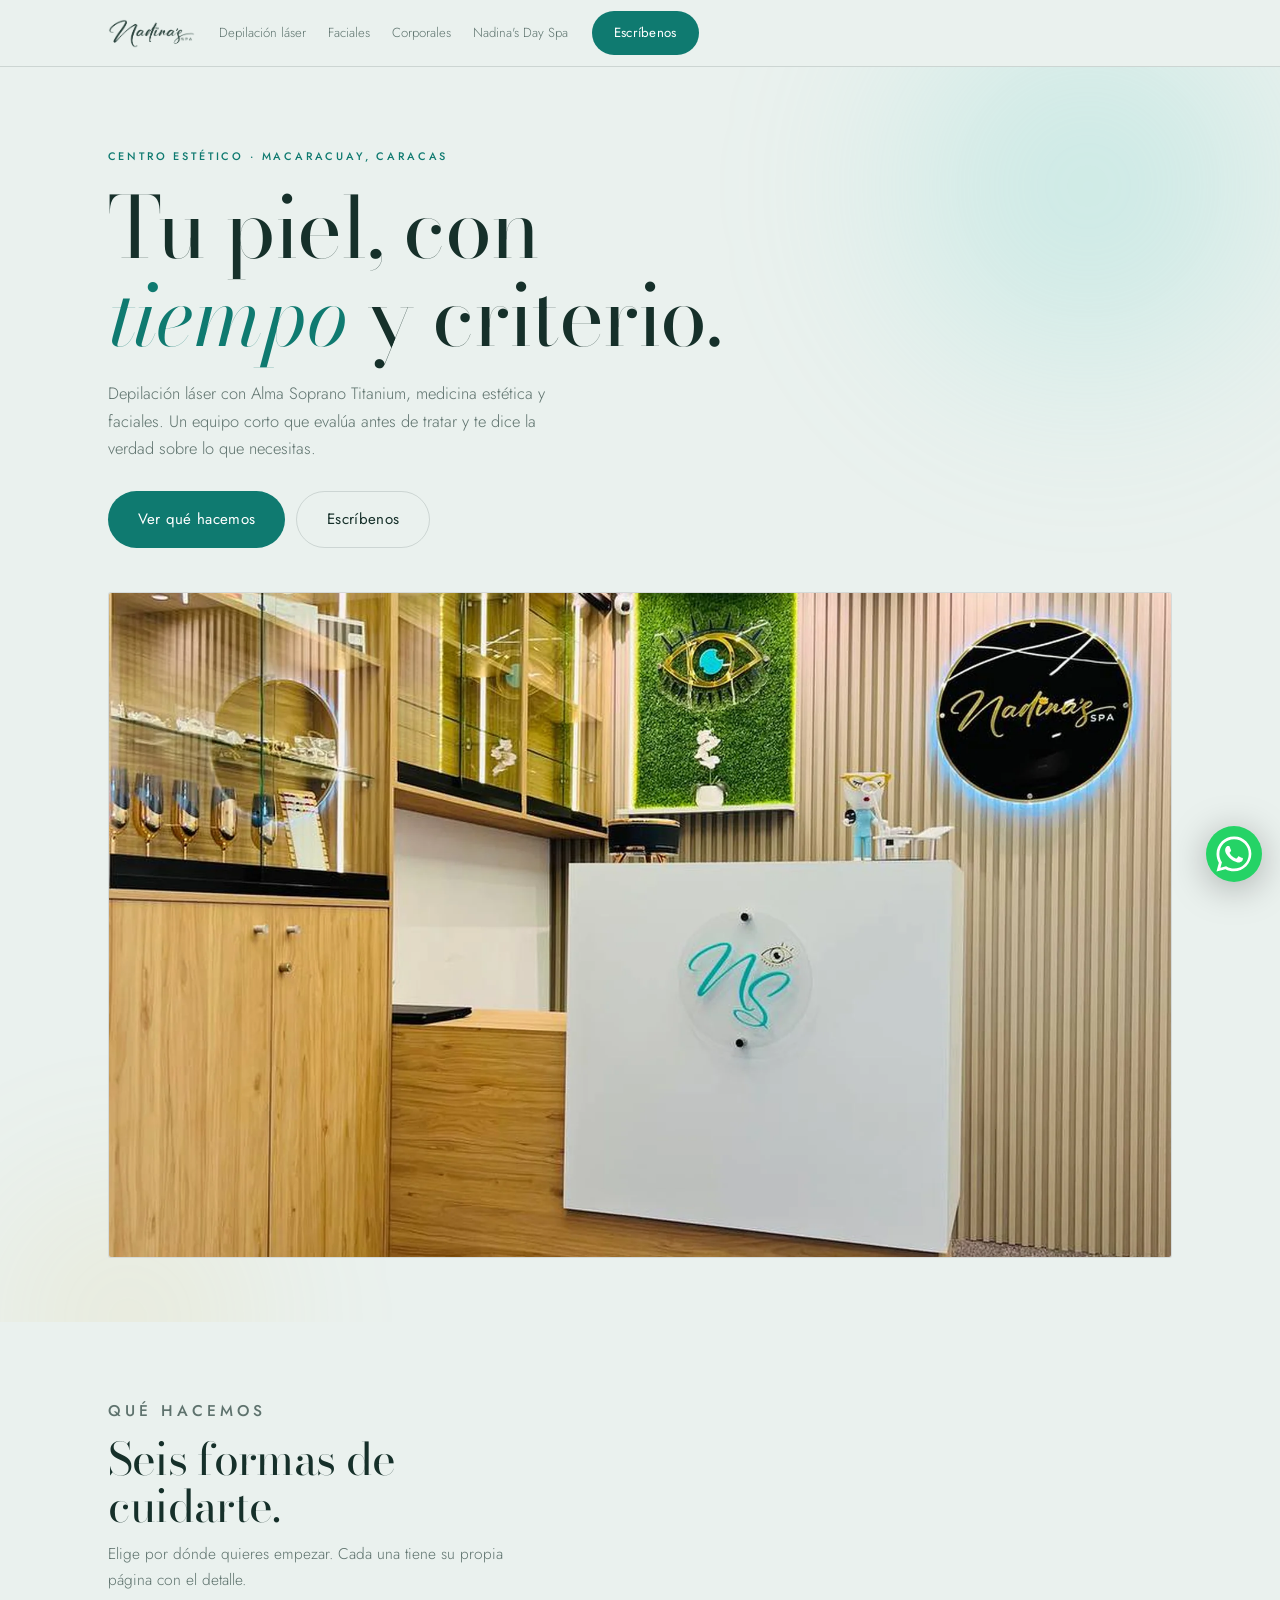
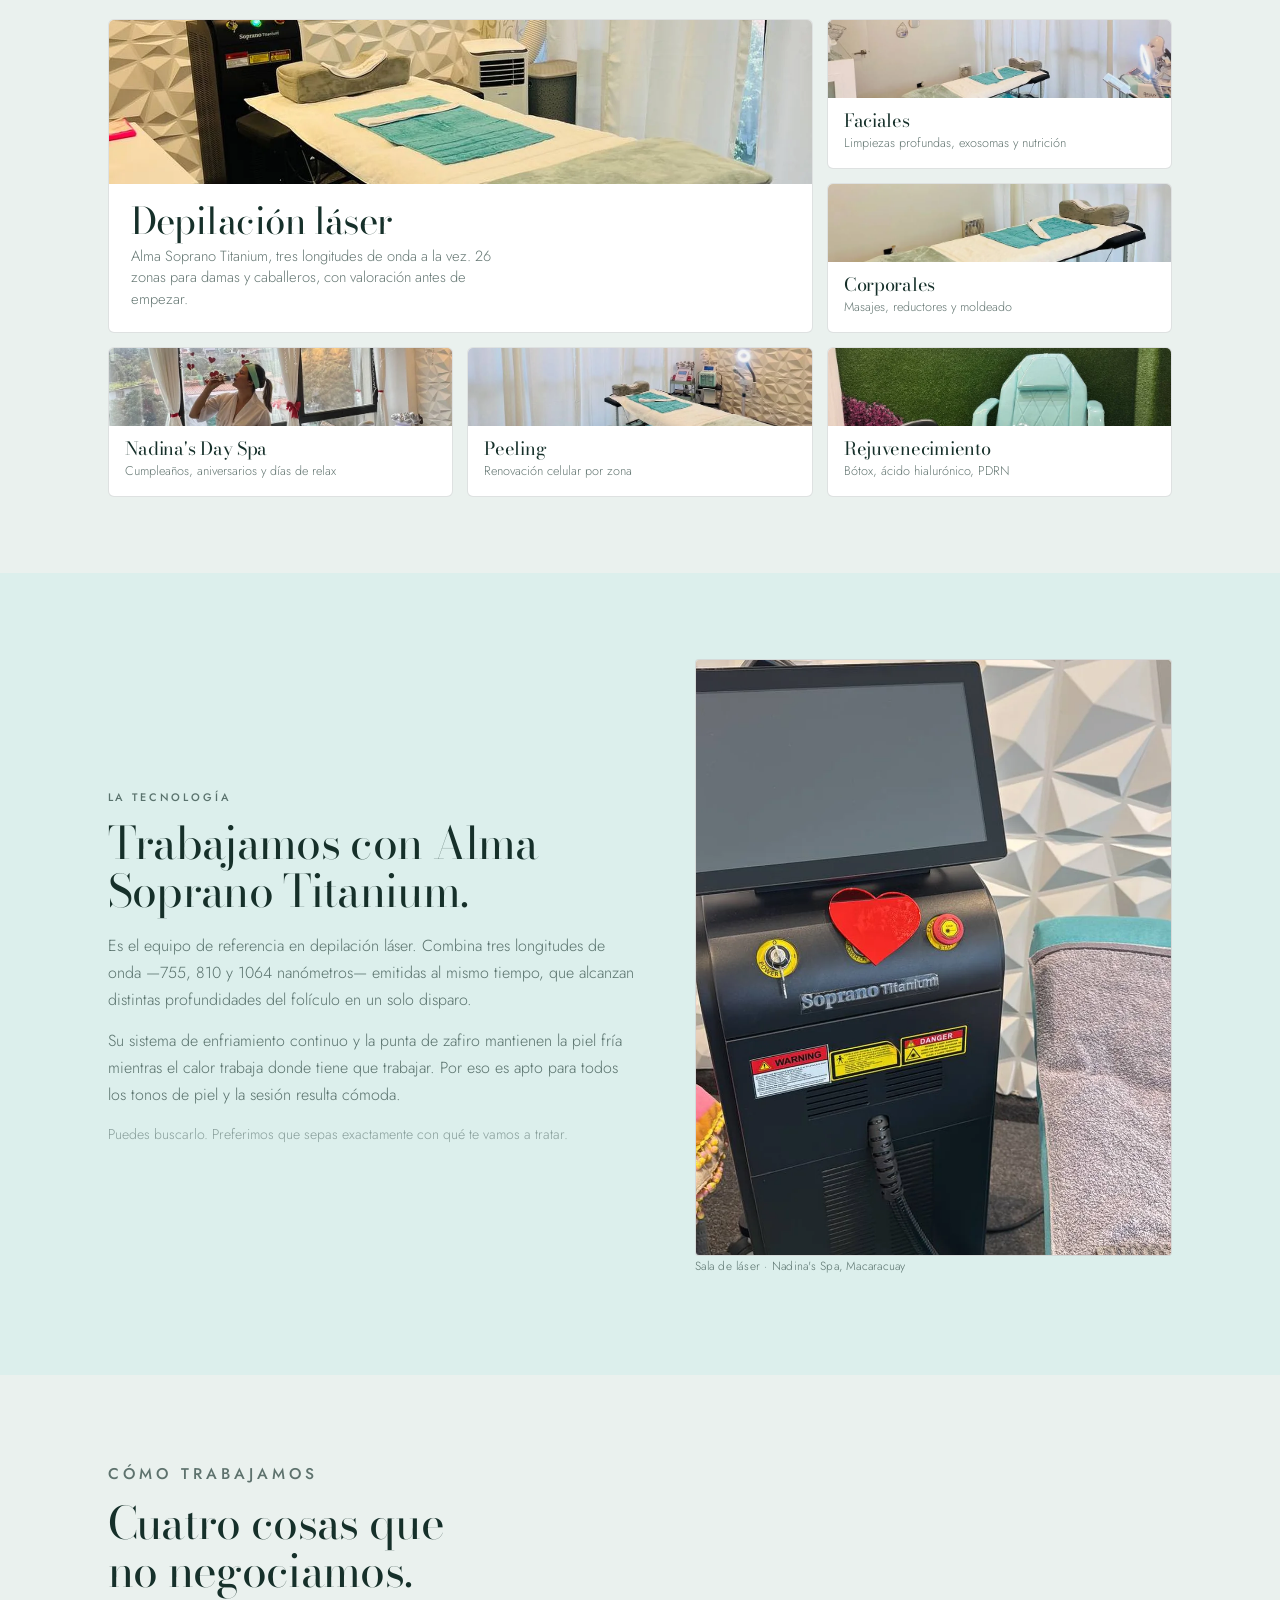
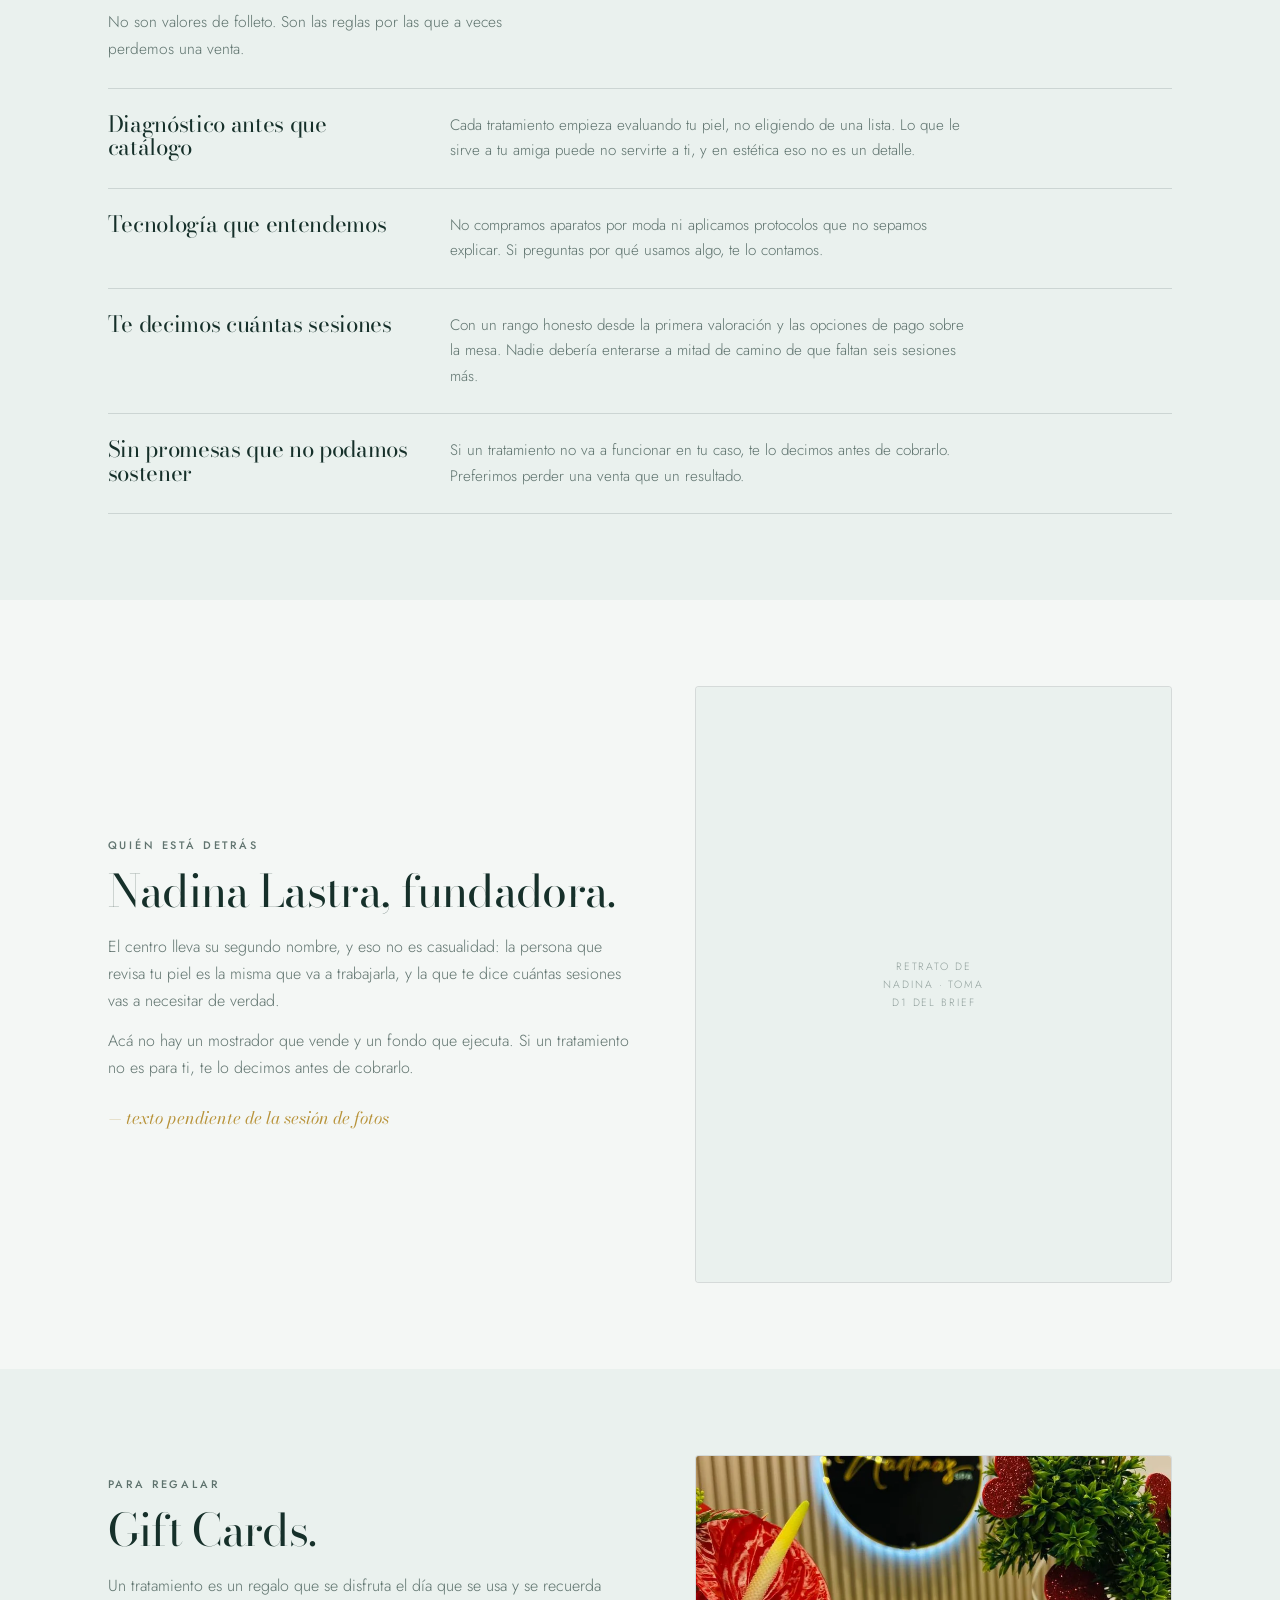
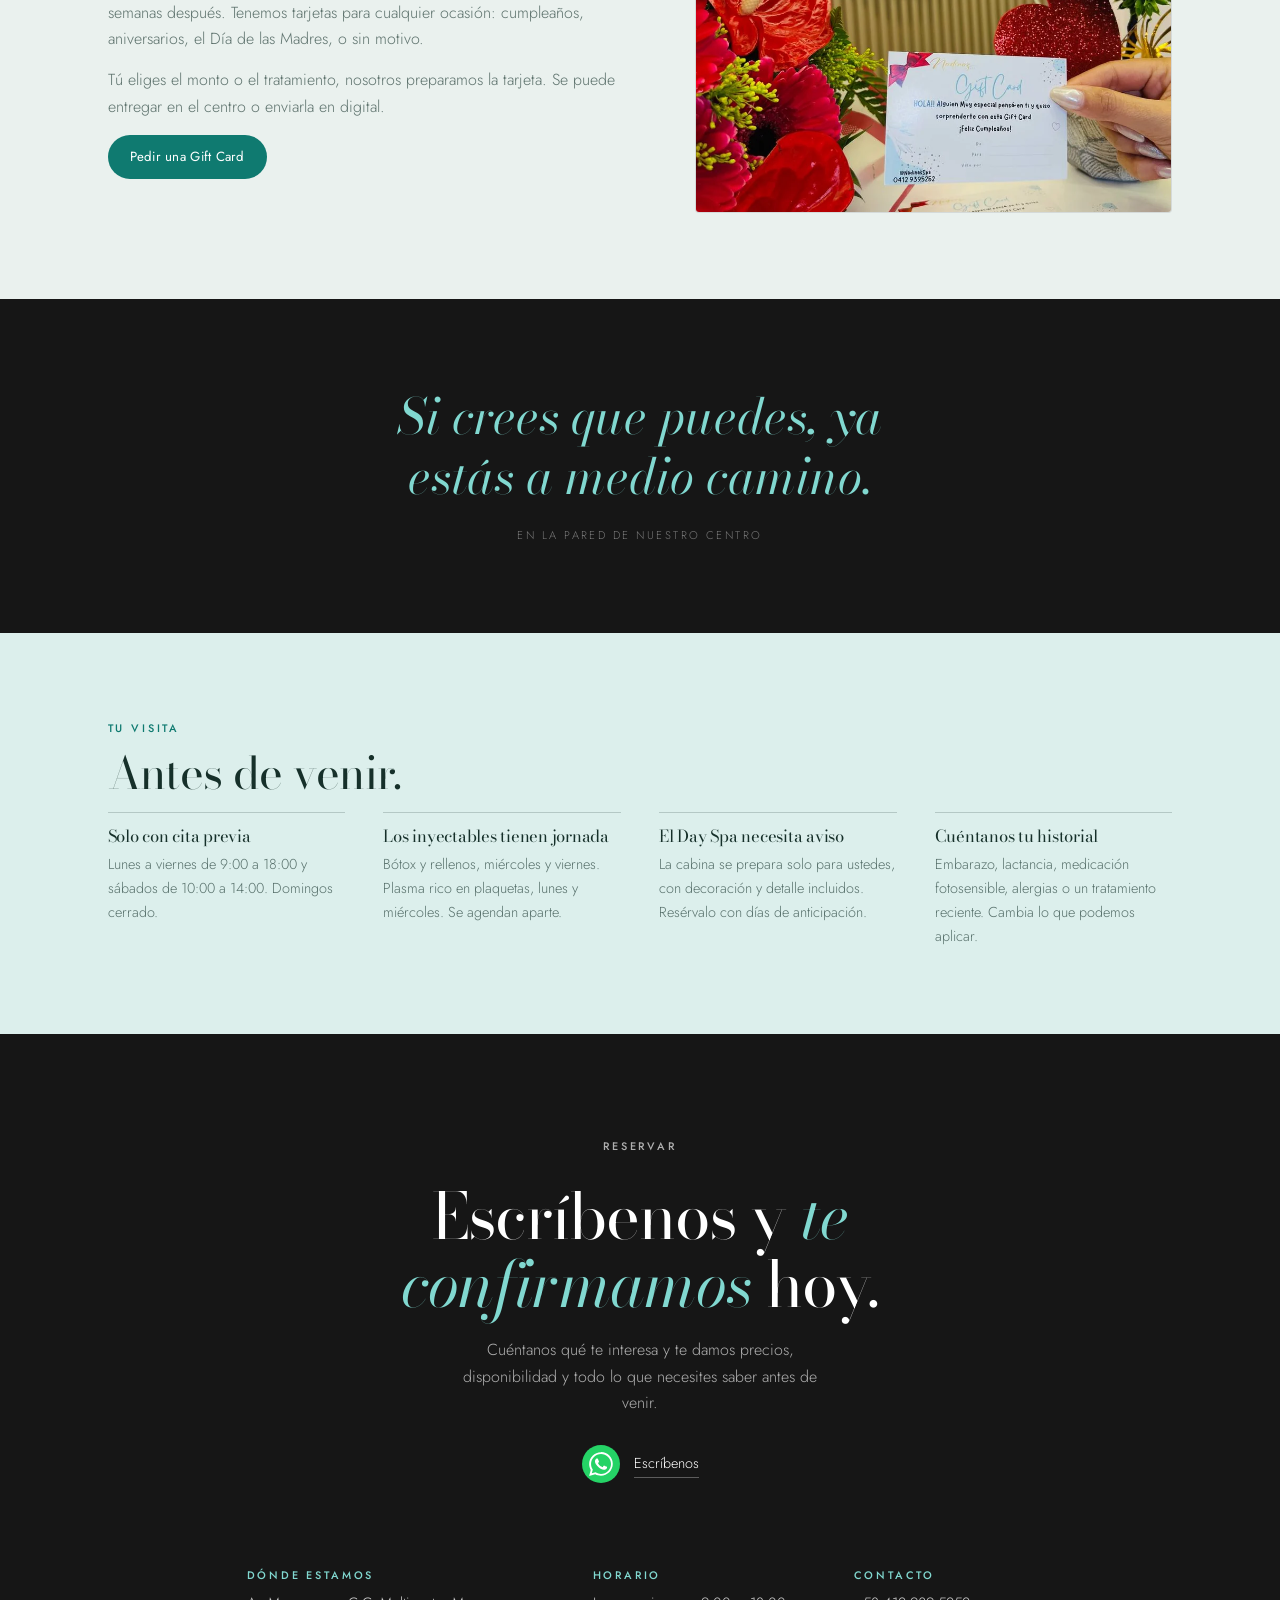
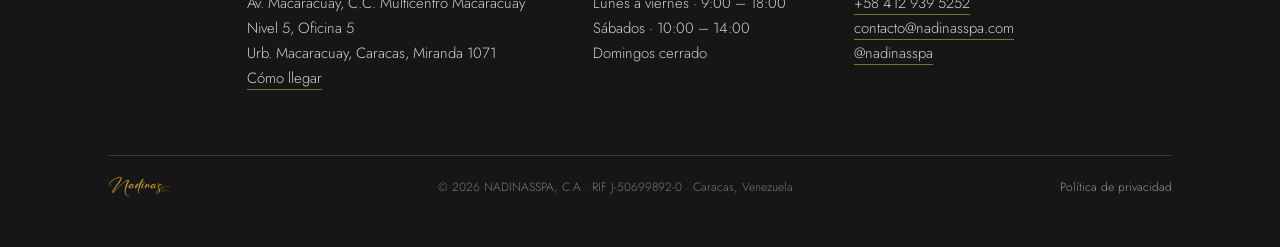
<file: index.html>
<!DOCTYPE html>
<html lang="es-VE">
<head>
<meta charset="utf-8">
<meta name="viewport" content="width=device-width, initial-scale=1">
<title>Nadina's Spa · Centro estético y depilación láser en Caracas</title>
<meta name="description" content="Centro estético en Macaracuay, Caracas. Depilación láser con Alma Soprano Titanium, faciales, corporales, day spa y rejuvenecimiento.">
<meta name="theme-color" content="#EAF1EE">
<meta property="og:title" content="Nadina's Spa · Centro estético y depilación láser en Caracas">
<meta property="og:description" content="Centro estético en Macaracuay, Caracas. Depilación láser con Alma Soprano Titanium, faciales, corporales, day spa y rejuvenecimiento.">
<meta property="og:type" content="website">
<link rel="icon" href="assets/logo/favicon.ico">
<link rel="apple-touch-icon" href="assets/logo/apple-touch-icon.png">
<link rel="preconnect" href="https://fonts.googleapis.com">
<link rel="preconnect" href="https://fonts.gstatic.com" crossorigin>
<link href="https://fonts.googleapis.com/css2?family=Bodoni+Moda:ital,opsz,wght@0,6..96,400..600;1,6..96,400..500&family=Jost:wght@300..600&display=swap" rel="stylesheet">
<link rel="stylesheet" href="assets/css/estilo.css">
<script type="application/ld+json">
{
  "@context": "https://schema.org",
  "@type": "HealthAndBeautyBusiness",
  "name": "Nadina's Spa",
  "legalName": "NADINASSPA, C.A",
  "taxID": "J-50699892-0",
  "url": "https://www.nadinasspa.com/",
  "telephone": "+584129395252",
  "email": "contacto@nadinasspa.com",
  "image": "https://www.nadinasspa.com/assets/img/hero-recepcion.webp",
  "address": {
    "@type": "PostalAddress",
    "streetAddress": "Av. Macaracuay, C.C. Multicentro Macaracuay, Nivel 5, Oficina 5",
    "addressLocality": "Caracas",
    "addressRegion": "Miranda",
    "postalCode": "1071",
    "addressCountry": "VE"
  },
  "geo": { "@type": "GeoCoordinates", "latitude": 10.4672212, "longitude": -66.8170936 },
  "hasMap": "https://maps.app.goo.gl/RpD2WbL8R8R6A8N59",
  "sameAs": ["https://instagram.com/nadinasspa"],
  "openingHoursSpecification": [
    { "@type": "OpeningHoursSpecification",
      "dayOfWeek": ["Monday","Tuesday","Wednesday","Thursday","Friday"],
      "opens": "09:00", "closes": "18:00" },
    { "@type": "OpeningHoursSpecification",
      "dayOfWeek": "Saturday", "opens": "10:00", "closes": "14:00" }
  ],
  "priceRange": "$$"
}
</script>

</head>
<body data-base="">
<header class="nav">
  <div class="nav__in">
    <a href="index.html" aria-label="Nadina's Spa, inicio"><img class="nav__logo" src="assets/logo/logotipo-tinta.png" alt="Nadina's Spa"></a>
    <nav class="nav__links" aria-label="Categorías">
      <a href="laser/">Depilación láser</a>
      <a href="faciales/">Faciales</a>
      <a href="corporales/">Corporales</a>
      <a href="day-spa/">Nadina's Day Spa</a>
    </nav>
    <a class="btn js-wa" data-msg="Hola, quiero reservar una cita." data-tok="NAV">Escríbenos</a>
  </div>
</header>

<main>
<section class="hero">
  <div class="hero__aura" aria-hidden="true"><i></i><i></i></div>
  <div class="env hero__in">
    <div>
      <p class="eyebrow">Centro estético · Macaracuay, Caracas</p>
      <h1>Tu piel, con <em>tiempo</em> y criterio.</h1>
      <p class="hero__p">Depilación láser con Alma Soprano Titanium, medicina estética y faciales. Un equipo corto que evalúa antes de tratar y te dice la verdad sobre lo que necesitas.</p>
      <div class="hero__cta">
        <a class="btn btn--lg" href="#servicios">Ver qué hacemos</a>
        <a class="btn btn--g btn--lg js-wa" data-msg="Hola, quiero reservar una cita." data-tok="HERO">Escríbenos</a>
      </div>
    </div>
    <div class="marco"><span>Aquí va el video del centro</span></div>
  </div>
</section>

<section class="puerta" id="servicios">
  <div class="env">
    <div class="puerta__cab">
      <p class="eyebrow">Qué hacemos</p>
      <h2>Seis formas de cuidarte.</h2>
      <p>Elige por dónde quieres empezar. Cada una tiene su propia página con el detalle.</p>
    </div>
    <div class="rej">
      <a class="tarj tarj--ancha" href="laser/">
        <div class="tarj__f"><img data-medio="cat-laser" alt="Depilación láser en Nadina's Spa" loading="lazy" width="900" height="675"></div>
        <div class="tarj__p"><h3>Depilación láser</h3><p>Alma Soprano Titanium, tres longitudes de onda a la vez. 26 zonas para damas y caballeros, con valoración antes de empezar.</p></div>
      </a>
      <a class="tarj tarj--med" href="faciales/">
        <div class="tarj__f"><img data-medio="cat-faciales" alt="Faciales en Nadina's Spa" loading="lazy" width="900" height="675"></div>
        <div class="tarj__p"><h3>Faciales</h3><p>Limpiezas profundas, exosomas y nutrición</p></div>
      </a>
      <a class="tarj tarj--med" href="corporales/">
        <div class="tarj__f"><img data-medio="cat-corporales" alt="Corporales en Nadina's Spa" loading="lazy" width="900" height="675"></div>
        <div class="tarj__p"><h3>Corporales</h3><p>Masajes, reductores y moldeado</p></div>
      </a>
      <a class="tarj tarj--med" href="day-spa/">
        <div class="tarj__f"><img data-medio="cat-dayspa" alt="Nadina's Day Spa en Nadina's Spa" loading="lazy" width="900" height="675"></div>
        <div class="tarj__p"><h3>Nadina's Day Spa</h3><p>Cumpleaños, aniversarios y días de relax</p></div>
      </a>
      <a class="tarj tarj--med" href="peeling/">
        <div class="tarj__f"><img data-medio="cat-peeling" alt="Peeling en Nadina's Spa" loading="lazy" width="900" height="675"></div>
        <div class="tarj__p"><h3>Peeling</h3><p>Renovación celular por zona</p></div>
      </a>
      <a class="tarj tarj--med" href="rejuvenecimiento/">
        <div class="tarj__f"><img data-medio="cat-rejuvenecimiento" alt="Rejuvenecimiento en Nadina's Spa" loading="lazy" width="900" height="675"></div>
        <div class="tarj__p"><h3>Rejuvenecimiento</h3><p>Bótox, ácido hialurónico, PDRN</p></div>
      </a>
    </div>
  </div>
</section>

<section class="franja franja--menta">
  <div class="env duo">
    <div>
      <p class="eyebrow">La tecnología</p>
      <h2>Trabajamos con Alma Soprano Titanium.</h2>
      <p>Es el equipo de referencia en depilación láser. Combina tres longitudes de onda —755, 810 y 1064 nanómetros— emitidas al mismo tiempo, que alcanzan distintas profundidades del folículo en un solo disparo.</p>
      <p>Su sistema de enfriamiento continuo y la punta de zafiro mantienen la piel fría mientras el calor trabaja donde tiene que trabajar. Por eso es apto para todos los tonos de piel y la sesión resulta cómoda.</p>
      <p style="color:var(--tinta-3);font-size:.88rem">Puedes buscarlo. Preferimos que sepas exactamente con qué te vamos a tratar.</p>
    </div>
    <div>
      <div class="foto foto--v"><img data-medio="equipo-soprano" alt="Equipo Alma Soprano Titanium en la sala de láser" loading="lazy" width="900" height="1125"></div>
      <p class="pie-foto">Sala de láser · Nadina's Spa, Macaracuay</p>
    </div>
  </div>
</section>

<section class="franja">
  <div class="env">
    <div class="puerta__cab">
      <p class="eyebrow">Cómo trabajamos</p>
      <h2>Cuatro cosas que no negociamos.</h2>
      <p>No son valores de folleto. Son las reglas por las que a veces perdemos una venta.</p>
    </div>
    <div class="credo__lista">
      <div class="credo__it rev"><h3>Diagnóstico antes que catálogo</h3>
        <p>Cada tratamiento empieza evaluando tu piel, no eligiendo de una lista. Lo que le sirve a tu amiga puede no servirte a ti, y en estética eso no es un detalle.</p></div>
      <div class="credo__it rev"><h3>Tecnología que entendemos</h3>
        <p>No compramos aparatos por moda ni aplicamos protocolos que no sepamos explicar. Si preguntas por qué usamos algo, te lo contamos.</p></div>
      <div class="credo__it rev"><h3>Te decimos cuántas sesiones</h3>
        <p>Con un rango honesto desde la primera valoración y las opciones de pago sobre la mesa. Nadie debería enterarse a mitad de camino de que faltan seis sesiones más.</p></div>
      <div class="credo__it rev"><h3>Sin promesas que no podamos sostener</h3>
        <p>Si un tratamiento no va a funcionar en tu caso, te lo decimos antes de cobrarlo. Preferimos perder una venta que un resultado.</p></div>
    </div>
  </div>
</section>


<section class="franja franja--papel" id="fundadora">
  <div class="env duo">
    <div>
      <p class="eyebrow">Quién está detrás</p>
      <h2>Nadina Lastra, fundadora.</h2>
      <p>El centro lleva su segundo nombre, y eso no es casualidad: la persona que revisa tu piel es la misma que va a trabajarla, y la que te dice cuántas sesiones vas a necesitar de verdad.</p>
      <p>Acá no hay un mostrador que vende y un fondo que ejecuta. Si un tratamiento no es para ti, te lo decimos antes de cobrarlo.</p>
      <span class="firma-f">— texto pendiente de la sesión de fotos</span>
    </div>
    <div>
      <div class="foto foto--v" id="foto-fundadora">
        <div class="hueco"><span>Retrato de Nadina &middot; toma D1 del brief</span></div>
      </div>
    </div>
  </div>
</section>

<section class="franja">
  <div class="env duo duo--inv">
    <div>
      <div class="foto"><img data-medio="giftcards" alt="Gift Cards de Nadina's Spa" loading="lazy" width="900" height="675"></div>
    </div>
    <div>
      <p class="eyebrow">Para regalar</p>
      <h2>Gift Cards.</h2>
      <p>Un tratamiento es un regalo que se disfruta el día que se usa y se recuerda semanas después. Tenemos tarjetas para cualquier ocasión: cumpleaños, aniversarios, el Día de las Madres, o sin motivo.</p>
      <p>Tú eliges el monto o el tratamiento, nosotros preparamos la tarjeta. Se puede entregar en el centro o enviarla en digital.</p>
      <p><a class="btn js-wa" data-msg="Hola, quiero regalar una Gift Card." data-tok="GIFT">Pedir una Gift Card</a></p>
    </div>
  </div>
</section>

<section class="frase">
  <div class="env">
    <blockquote>Si crees que puedes, ya estás a medio camino.</blockquote>
    <cite>En la pared de nuestro centro</cite>
  </div>
</section>

<section class="franja franja--menta">
  <div class="env">
    <p class="eyebrow">Tu visita</p>
    <h2>Antes de venir.</h2>
    <div class="malla">
      <div class="rev"><h3>Solo con cita previa</h3><p>Lunes a viernes de 9:00 a 18:00 y sábados de 10:00 a 14:00. Domingos cerrado.</p></div>
      <div class="rev"><h3>Los inyectables tienen jornada</h3><p>Bótox y rellenos, miércoles y viernes. Plasma rico en plaquetas, lunes y miércoles. Se agendan aparte.</p></div>
      <div class="rev"><h3>El Day Spa necesita aviso</h3><p>La cabina se prepara solo para ustedes, con decoración y detalle incluidos. Resérvalo con días de anticipación.</p></div>
      <div class="rev"><h3>Cuéntanos tu historial</h3><p>Embarazo, lactancia, medicación fotosensible, alergias o un tratamiento reciente. Cambia lo que podemos aplicar.</p></div>
    </div>
  </div>
</section>
</main>

<section class="res" id="reservar">
  <div class="env">
    <p class="eyebrow">Reservar</p>
    <h2>Escríbenos y <em>te confirmamos</em> hoy.</h2>
    <p>Cuéntanos qué te interesa y te damos precios, disponibilidad y todo lo que necesites saber antes de venir.</p>
    <a class="wa-marca js-wa" data-msg="Hola, quiero reservar una cita en Nadina's Spa." data-tok="PIE">
      <img class="wa-marca__logo" src="assets/logo/whatsapp.svg" alt="WhatsApp" width="38" height="38">
      <span class="wa-marca__txt">Escríbenos</span>
    </a>

    <div class="datos">
      <div>
        <span class="eyebrow">Dónde estamos</span>
        <p>Av. Macaracuay, C.C. Multicentro Macaracuay<br>Nivel 5, Oficina 5<br>Urb. Macaracuay, Caracas, Miranda 1071<br>
        <a href="https://maps.app.goo.gl/RpD2WbL8R8R6A8N59" target="_blank" rel="noopener">Cómo llegar</a></p>
      </div>
      <div>
        <span class="eyebrow">Horario</span>
        <p>Lunes a viernes · 9:00 – 18:00<br>Sábados · 10:00 – 14:00<br>Domingos cerrado</p>
      </div>
      <div>
        <span class="eyebrow">Contacto</span>
        <p><a class="js-wa" data-msg="Hola, tengo una consulta." data-tok="TEL">+58 412 939 5252</a><br>
        <a href="mailto:contacto@nadinasspa.com">contacto@nadinasspa.com</a><br>
        <a href="https://instagram.com/nadinasspa" target="_blank" rel="noopener">@nadinasspa</a></p>
      </div>
    </div>

    <div class="pie">
      <img src="assets/logo/logotipo-oro.png" alt="Nadina's Spa">
      <span>© <span id="anio"></span> NADINASSPA, C.A · RIF J-50699892-0 · Caracas, Venezuela</span>
      <a href="privacidad/">Política de privacidad</a>
    </div>
  </div>
</section>

<a class="flota js-wa" data-msg="Hola, quiero reservar una cita en Nadina's Spa." data-tok="FLOT" aria-label="Escríbenos por WhatsApp">
  <img src="assets/logo/whatsapp.svg" alt="WhatsApp" width="56" height="56">
</a>

<script src="assets/js/datos.js"></script>
<script src="assets/js/comun.js"></script>
</body>
</html>
</file>
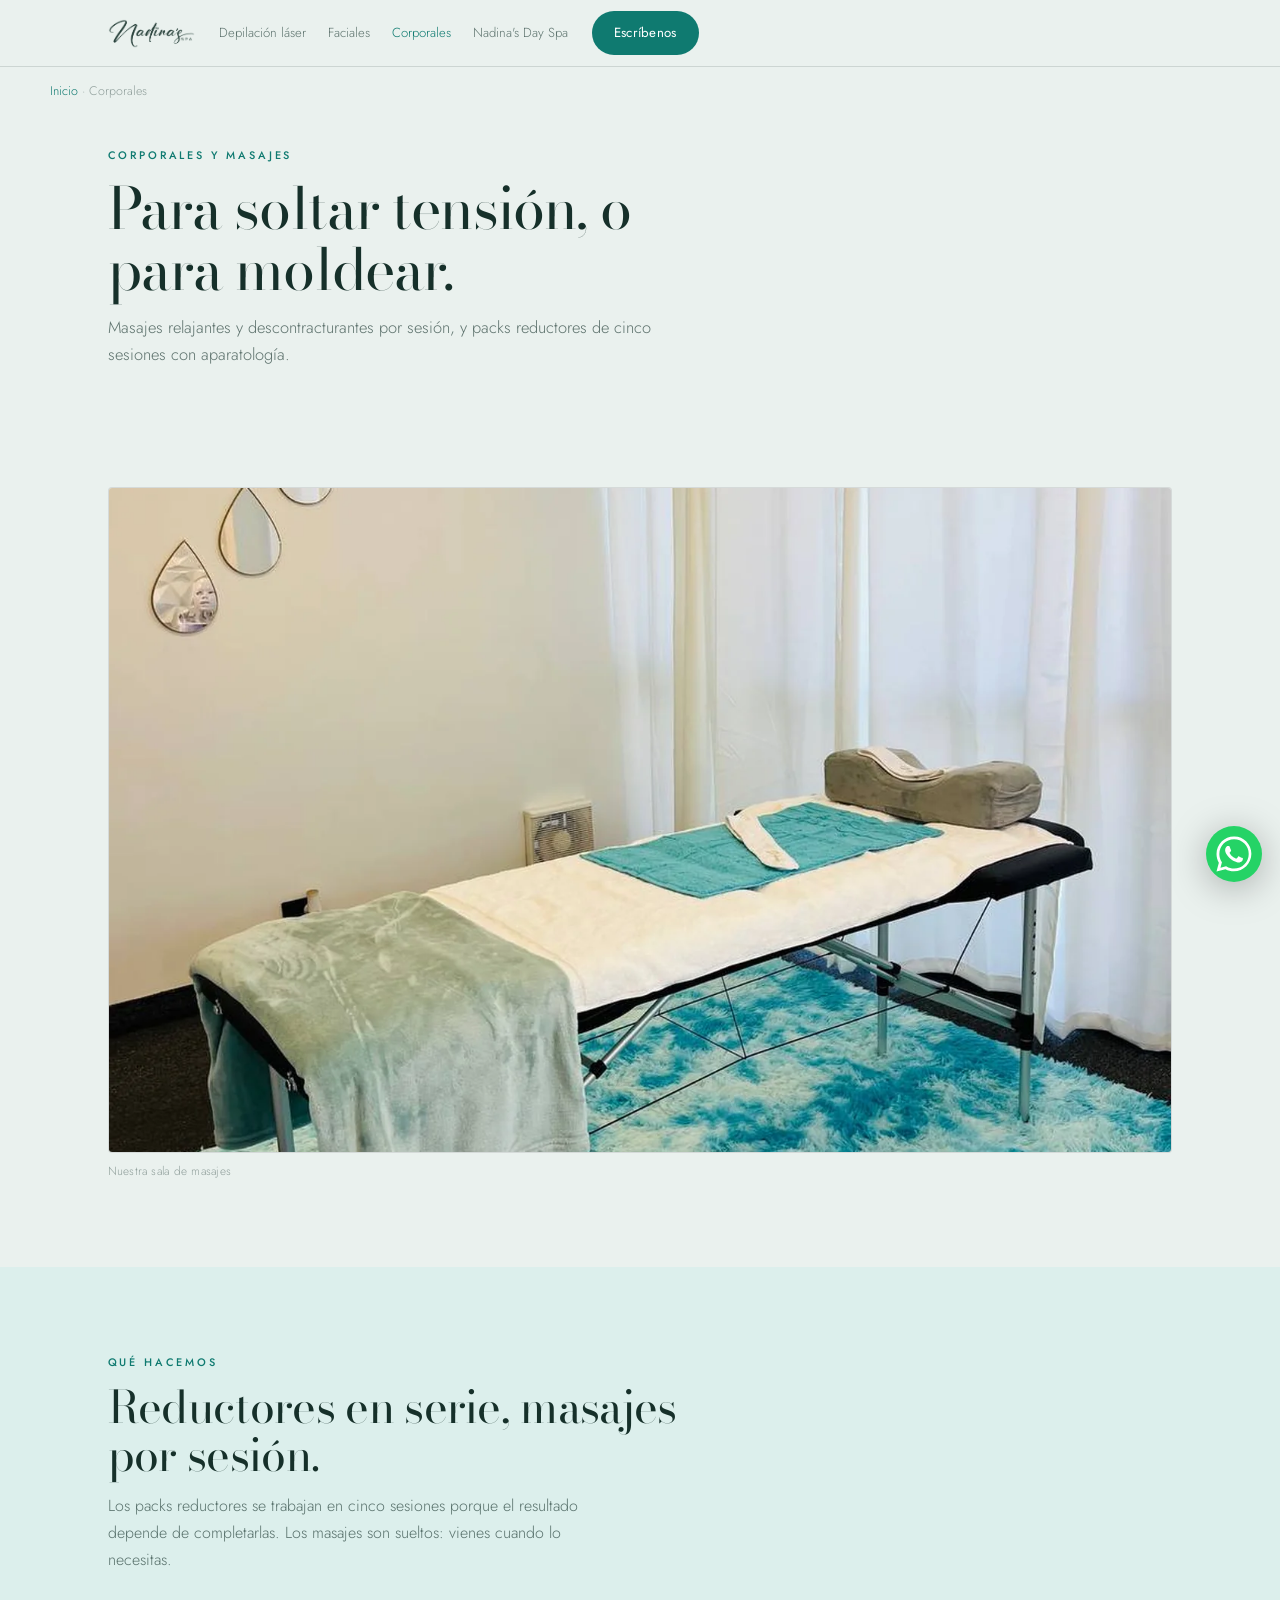
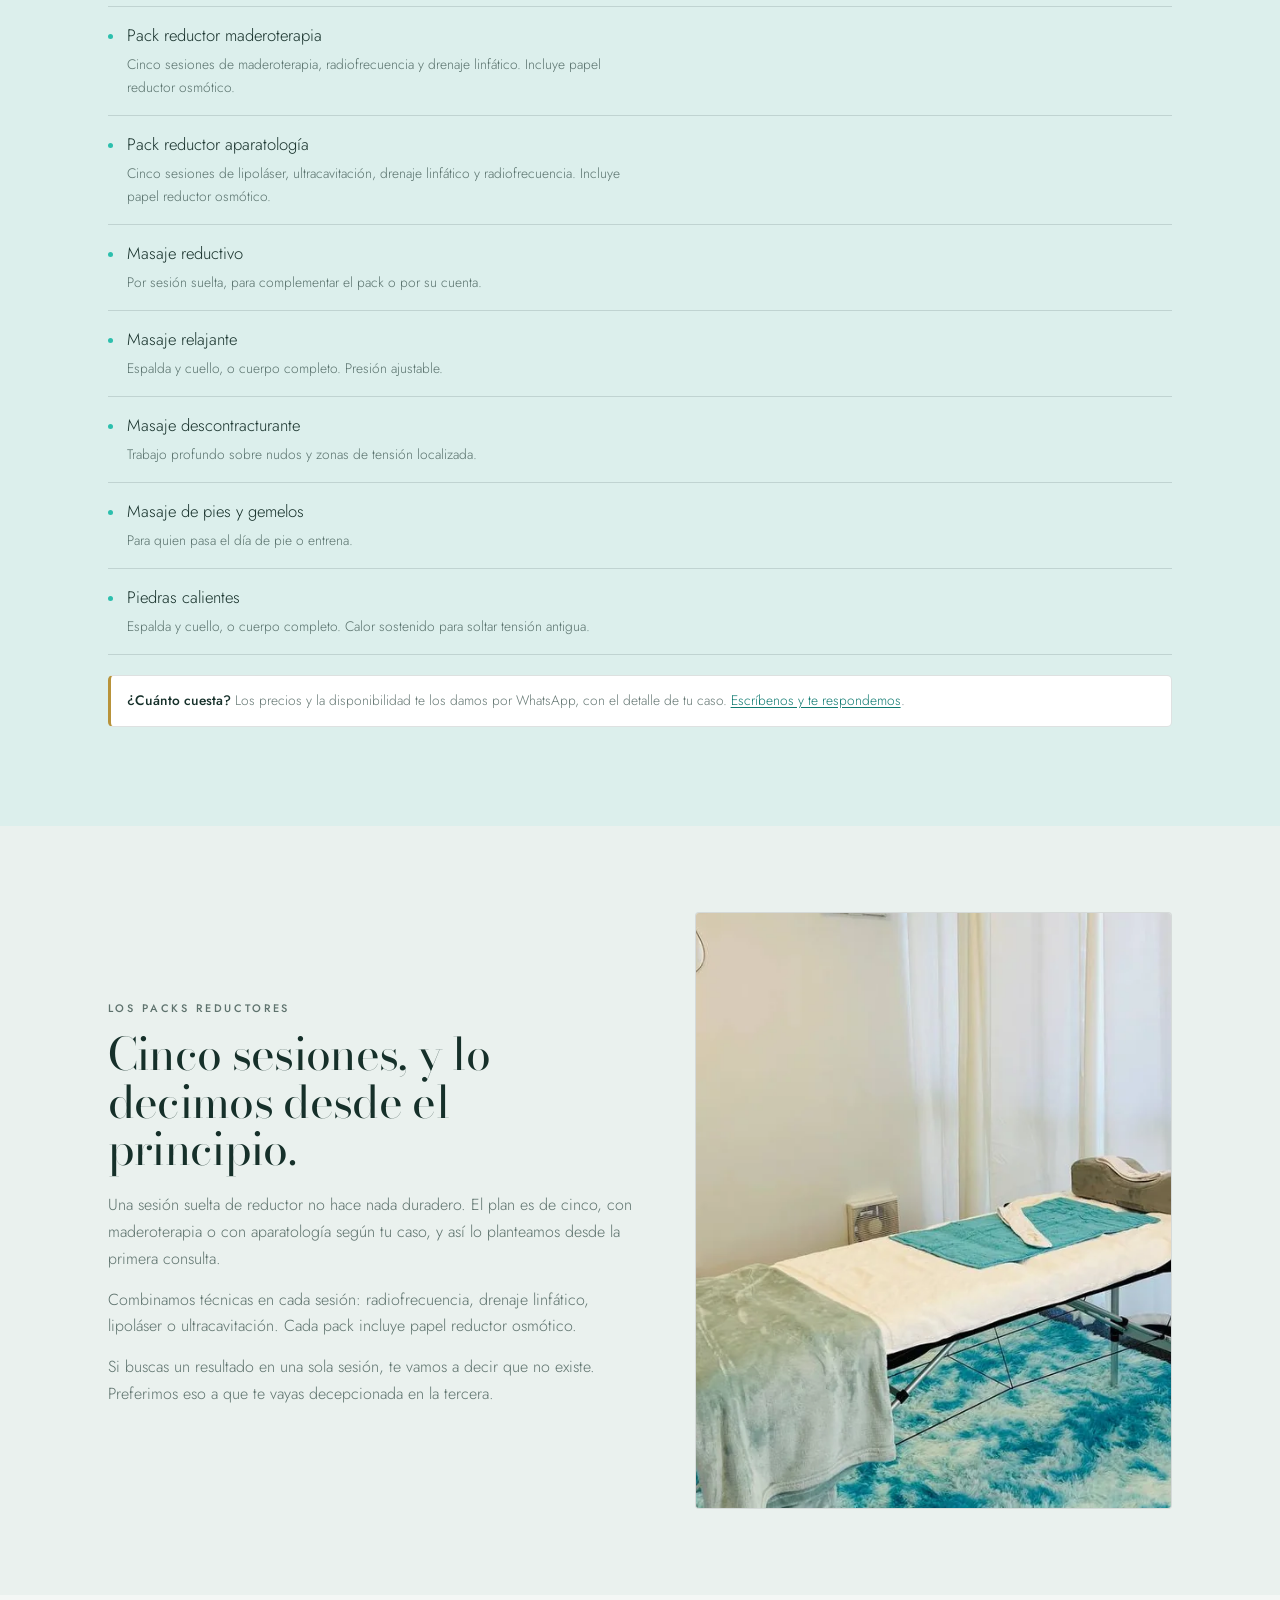
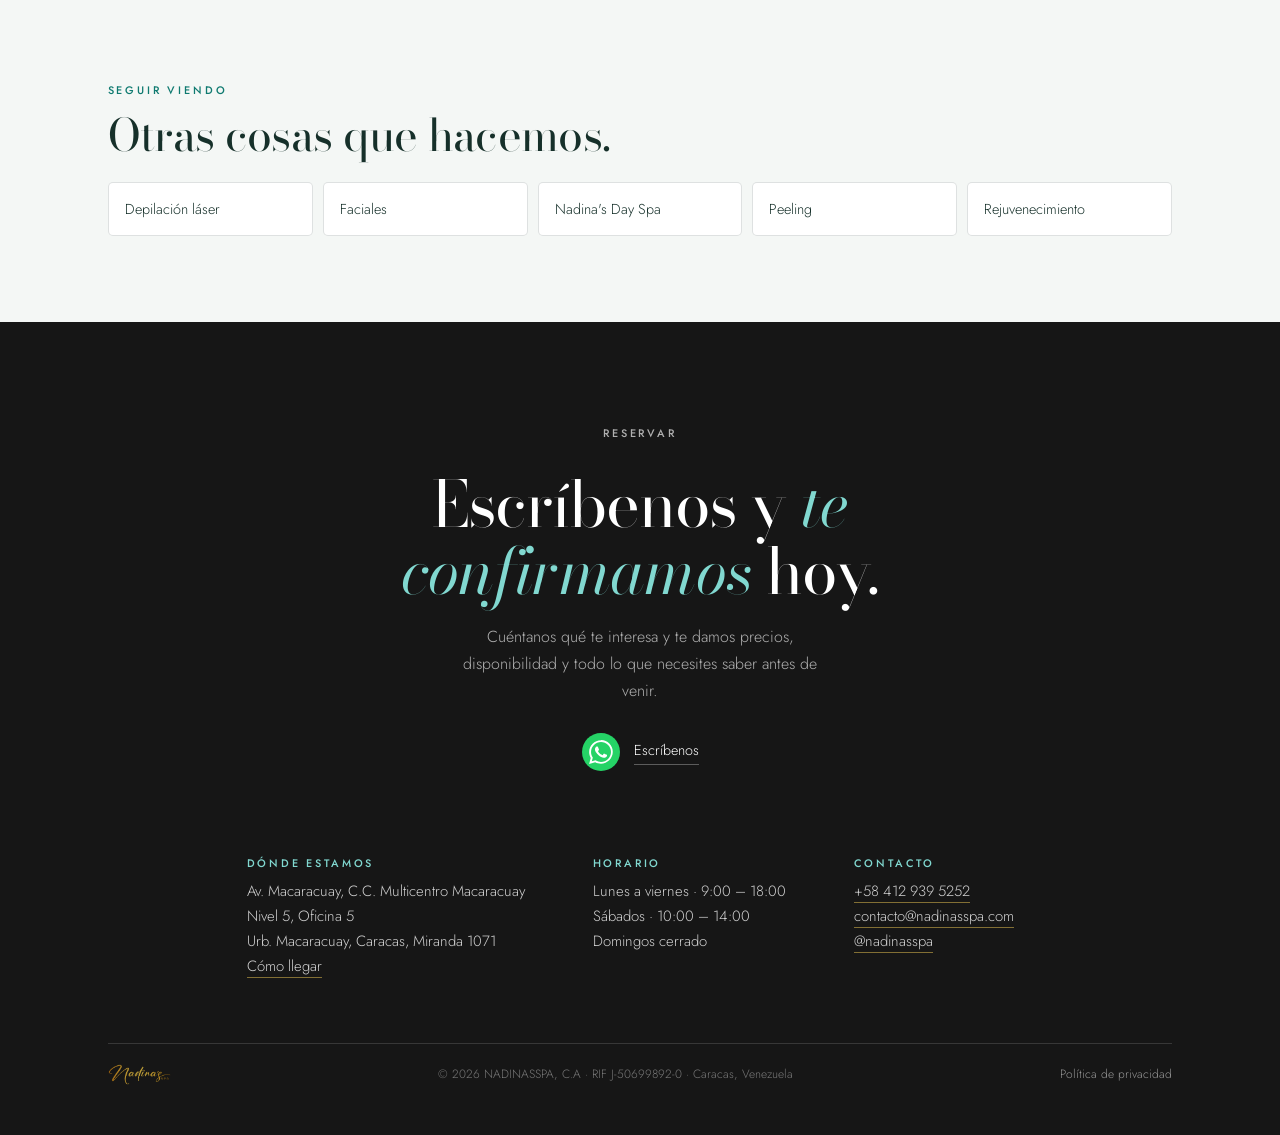
<file: corporales/index.html>
<!DOCTYPE html>
<html lang="es-VE">
<head>
<meta charset="utf-8">
<meta name="viewport" content="width=device-width, initial-scale=1">
<title>Corporales · Nadina's Spa</title>
<meta name="description" content="Masajes y tratamientos corporales reductores en Caracas. Centro estético en Macaracuay.">
<meta name="theme-color" content="#EAF1EE">
<meta property="og:title" content="Corporales · Nadina's Spa">
<meta property="og:description" content="Masajes y tratamientos corporales reductores en Caracas. Centro estético en Macaracuay.">
<meta property="og:type" content="website">
<link rel="icon" href="../assets/logo/favicon.ico">
<link rel="apple-touch-icon" href="../assets/logo/apple-touch-icon.png">
<link rel="preconnect" href="https://fonts.googleapis.com">
<link rel="preconnect" href="https://fonts.gstatic.com" crossorigin>
<link href="https://fonts.googleapis.com/css2?family=Bodoni+Moda:ital,opsz,wght@0,6..96,400..600;1,6..96,400..500&family=Jost:wght@300..600&display=swap" rel="stylesheet">
<link rel="stylesheet" href="../assets/css/estilo.css">
<script type="application/ld+json">
{
  "@context": "https://schema.org",
  "@type": "HealthAndBeautyBusiness",
  "name": "Nadina's Spa",
  "legalName": "NADINASSPA, C.A",
  "taxID": "J-50699892-0",
  "url": "https://www.nadinasspa.com/",
  "telephone": "+584129395252",
  "email": "contacto@nadinasspa.com",
  "image": "https://www.nadinasspa.com/assets/img/hero-recepcion.webp",
  "address": {
    "@type": "PostalAddress",
    "streetAddress": "Av. Macaracuay, C.C. Multicentro Macaracuay, Nivel 5, Oficina 5",
    "addressLocality": "Caracas",
    "addressRegion": "Miranda",
    "postalCode": "1071",
    "addressCountry": "VE"
  },
  "geo": { "@type": "GeoCoordinates", "latitude": 10.4672212, "longitude": -66.8170936 },
  "hasMap": "https://maps.app.goo.gl/RpD2WbL8R8R6A8N59",
  "sameAs": ["https://instagram.com/nadinasspa"],
  "openingHoursSpecification": [
    { "@type": "OpeningHoursSpecification",
      "dayOfWeek": ["Monday","Tuesday","Wednesday","Thursday","Friday"],
      "opens": "09:00", "closes": "18:00" },
    { "@type": "OpeningHoursSpecification",
      "dayOfWeek": "Saturday", "opens": "10:00", "closes": "14:00" }
  ],
  "priceRange": "$$"
}
</script>

</head>
<body data-base="../">
<header class="nav">
  <div class="nav__in">
    <a href="../index.html" aria-label="Nadina's Spa, inicio"><img class="nav__logo" src="../assets/logo/logotipo-tinta.png" alt="Nadina's Spa"></a>
    <nav class="nav__links" aria-label="Categorías">
      <a href="../laser/">Depilación láser</a>
      <a href="../faciales/">Faciales</a>
      <a href="../corporales/" aria-current="page">Corporales</a>
      <a href="../day-spa/">Nadina's Day Spa</a>
    </nav>
    <a class="btn js-wa" data-msg="Hola, quiero reservar una cita." data-tok="NAV">Escríbenos</a>
  </div>
</header>

<main>
<div class="env migas"><a href="../index.html">Inicio</a> · Corporales</div>

<section class="franja" style="padding-top:clamp(24px,4vw,44px)">
  <div class="env">
    <p class="eyebrow">Corporales y masajes</p>
    <h2 style="font-size:clamp(2.1rem,5.4vw,3.6rem);max-width:16ch">Para soltar tensión, o para moldear.</h2>
    <p class="franja__sub" style="font-size:1.03rem">Masajes relajantes y descontracturantes por sesión, y packs reductores de cinco sesiones con aparatología.</p>
  </div>
</section>

<section class="franja" style="padding-top:0">
  <div class="env">
    <div class="foto"><img data-medio="sala-masajes" alt="Sala de masajes de Nadina's Spa" loading="lazy" width="1400" height="875"></div>
    <p class="pie-foto">Nuestra sala de masajes</p>
  </div>
</section>


<section class="franja franja--menta">
  <div class="env">
    <p class="eyebrow">Qué hacemos</p>
    <h2>Reductores en serie, masajes por sesión.</h2>
    <p class="franja__sub">Los packs reductores se trabajan en cinco sesiones porque el resultado depende de completarlas. Los masajes son sueltos: vienes cuando lo necesitas.</p>
    <div class="servs">
      <div class="serv rev"><span class="serv__b"></span><div><span class="serv__n">Pack reductor maderoterapia</span><p class="serv__d">Cinco sesiones de maderoterapia, radiofrecuencia y drenaje linfático. Incluye papel reductor osmótico.</p></div></div>
      <div class="serv rev"><span class="serv__b"></span><div><span class="serv__n">Pack reductor aparatología</span><p class="serv__d">Cinco sesiones de lipoláser, ultracavitación, drenaje linfático y radiofrecuencia. Incluye papel reductor osmótico.</p></div></div>
      <div class="serv rev"><span class="serv__b"></span><div><span class="serv__n">Masaje reductivo</span><p class="serv__d">Por sesión suelta, para complementar el pack o por su cuenta.</p></div></div>
      <div class="serv rev"><span class="serv__b"></span><div><span class="serv__n">Masaje relajante</span><p class="serv__d">Espalda y cuello, o cuerpo completo. Presión ajustable.</p></div></div>
      <div class="serv rev"><span class="serv__b"></span><div><span class="serv__n">Masaje descontracturante</span><p class="serv__d">Trabajo profundo sobre nudos y zonas de tensión localizada.</p></div></div>
      <div class="serv rev"><span class="serv__b"></span><div><span class="serv__n">Masaje de pies y gemelos</span><p class="serv__d">Para quien pasa el día de pie o entrena.</p></div></div>
      <div class="serv rev"><span class="serv__b"></span><div><span class="serv__n">Piedras calientes</span><p class="serv__d">Espalda y cuello, o cuerpo completo. Calor sostenido para soltar tensión antigua.</p></div></div>
    </div>
    <p class="aviso"><b>¿Cuánto cuesta?</b> Los precios y la disponibilidad te los damos por WhatsApp, con el detalle de tu caso. <a class="js-wa" data-msg="Hola, quiero consultar precios y disponibilidad." data-tok="COR">Escríbenos y te respondemos</a>.</p>
  </div>
</section>

<section class="franja">
  <div class="env duo">
    <div>
      <p class="eyebrow">Los packs reductores</p>
      <h2>Cinco sesiones, y lo decimos desde el principio.</h2>
      <p>Una sesión suelta de reductor no hace nada duradero. El plan es de cinco, con maderoterapia o con aparatología según tu caso, y así lo planteamos desde la primera consulta.</p>
      <p>Combinamos técnicas en cada sesión: radiofrecuencia, drenaje linfático, lipoláser o ultracavitación. Cada pack incluye papel reductor osmótico.</p>
      <p>Si buscas un resultado en una sola sesión, te vamos a decir que no existe. Preferimos eso a que te vayas decepcionada en la tercera.</p>
    </div>
    <div>
      <div class="foto foto--v"><img data-medio="cat-corporales" alt="Cabina de tratamientos corporales" loading="lazy" width="900" height="675"></div>
    </div>
  </div>
</section>

<section class="franja franja--papel">
  <div class="env">
    <p class="eyebrow">Seguir viendo</p>
    <h2>Otras cosas que hacemos.</h2>
    <div class="otras">
      <a href="../laser/">Depilación láser</a>
      <a href="../faciales/">Faciales</a>
      <a href="../day-spa/">Nadina's Day Spa</a>
      <a href="../peeling/">Peeling</a>
      <a href="../rejuvenecimiento/">Rejuvenecimiento</a>
    </div>
  </div>
</section>
</main>

<section class="res" id="reservar">
  <div class="env">
    <p class="eyebrow">Reservar</p>
    <h2>Escríbenos y <em>te confirmamos</em> hoy.</h2>
    <p>Cuéntanos qué te interesa y te damos precios, disponibilidad y todo lo que necesites saber antes de venir.</p>
    <a class="wa-marca js-wa" data-msg="Hola, quiero reservar una cita en Nadina's Spa." data-tok="PIE">
      <img class="wa-marca__logo" src="../assets/logo/whatsapp.svg" alt="WhatsApp" width="38" height="38">
      <span class="wa-marca__txt">Escríbenos</span>
    </a>

    <div class="datos">
      <div>
        <span class="eyebrow">Dónde estamos</span>
        <p>Av. Macaracuay, C.C. Multicentro Macaracuay<br>Nivel 5, Oficina 5<br>Urb. Macaracuay, Caracas, Miranda 1071<br>
        <a href="https://maps.app.goo.gl/RpD2WbL8R8R6A8N59" target="_blank" rel="noopener">Cómo llegar</a></p>
      </div>
      <div>
        <span class="eyebrow">Horario</span>
        <p>Lunes a viernes · 9:00 – 18:00<br>Sábados · 10:00 – 14:00<br>Domingos cerrado</p>
      </div>
      <div>
        <span class="eyebrow">Contacto</span>
        <p><a class="js-wa" data-msg="Hola, tengo una consulta." data-tok="TEL">+58 412 939 5252</a><br>
        <a href="mailto:contacto@nadinasspa.com">contacto@nadinasspa.com</a><br>
        <a href="https://instagram.com/nadinasspa" target="_blank" rel="noopener">@nadinasspa</a></p>
      </div>
    </div>

    <div class="pie">
      <img src="../assets/logo/logotipo-oro.png" alt="Nadina's Spa">
      <span>© <span id="anio"></span> NADINASSPA, C.A · RIF J-50699892-0 · Caracas, Venezuela</span>
      <a href="../privacidad/">Política de privacidad</a>
    </div>
  </div>
</section>

<a class="flota js-wa" data-msg="Hola, quiero reservar una cita en Nadina's Spa." data-tok="FLOT" aria-label="Escríbenos por WhatsApp">
  <img src="../assets/logo/whatsapp.svg" alt="WhatsApp" width="56" height="56">
</a>

<script src="../assets/js/datos.js"></script>
<script src="../assets/js/comun.js"></script>
</body>
</html>
</file>
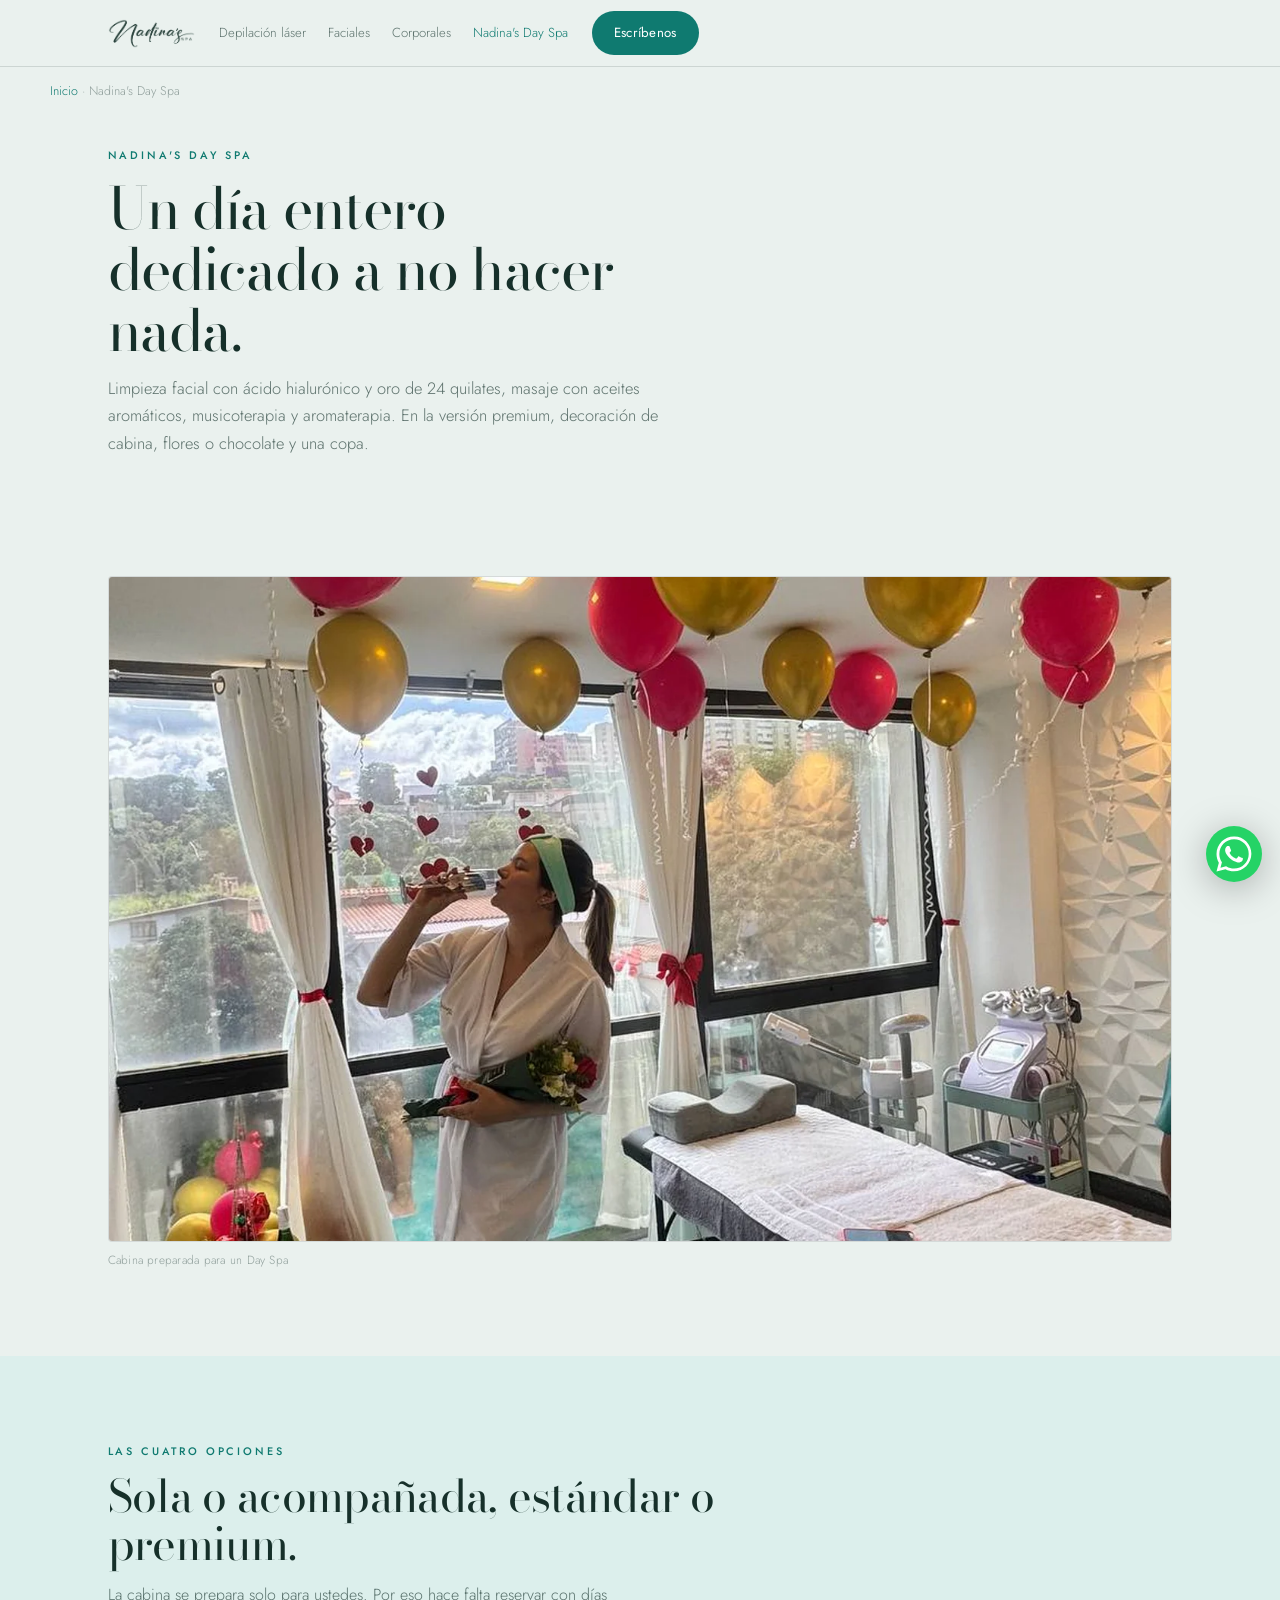
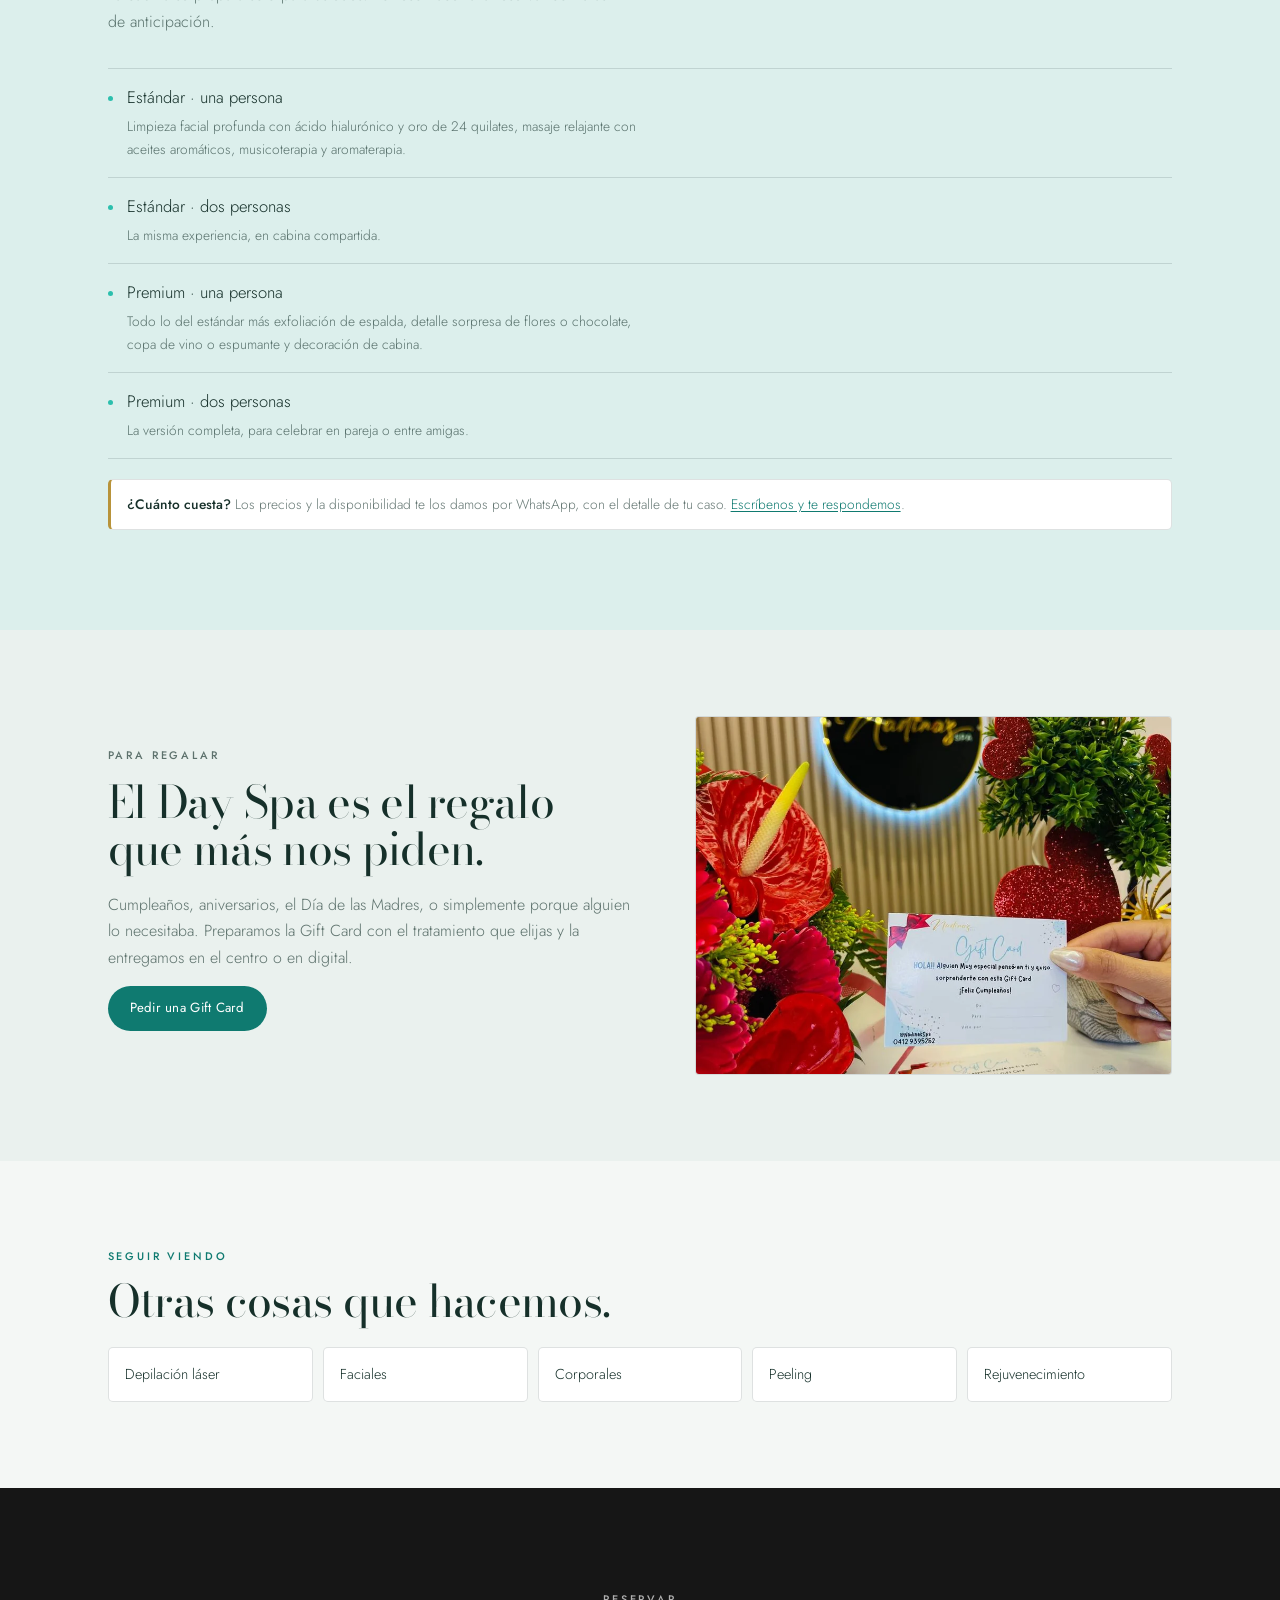
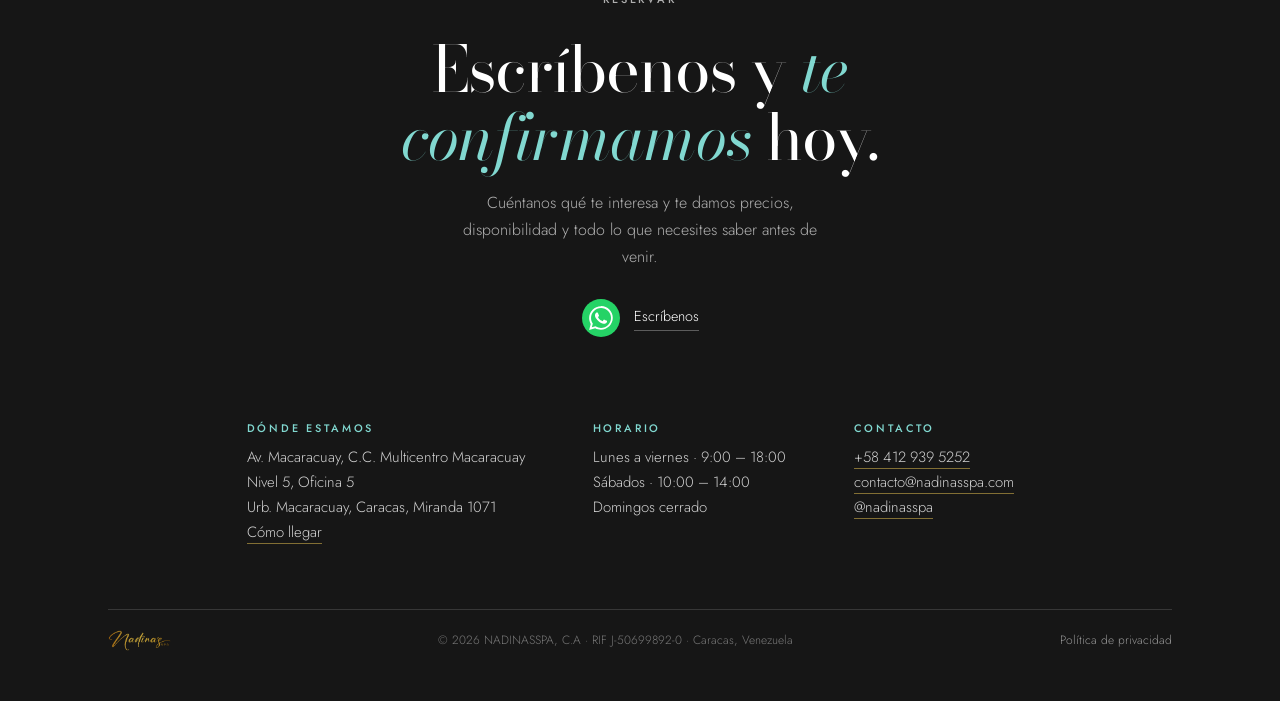
<file: day-spa/index.html>
<!DOCTYPE html>
<html lang="es-VE">
<head>
<meta charset="utf-8">
<meta name="viewport" content="width=device-width, initial-scale=1">
<title>Nadina's Day Spa · Nadina's Spa</title>
<meta name="description" content="Day Spa en Caracas para cumpleaños y aniversarios. Paquetes individuales y para dos personas.">
<meta name="theme-color" content="#EAF1EE">
<meta property="og:title" content="Nadina's Day Spa · Nadina's Spa">
<meta property="og:description" content="Day Spa en Caracas para cumpleaños y aniversarios. Paquetes individuales y para dos personas.">
<meta property="og:type" content="website">
<link rel="icon" href="../assets/logo/favicon.ico">
<link rel="apple-touch-icon" href="../assets/logo/apple-touch-icon.png">
<link rel="preconnect" href="https://fonts.googleapis.com">
<link rel="preconnect" href="https://fonts.gstatic.com" crossorigin>
<link href="https://fonts.googleapis.com/css2?family=Bodoni+Moda:ital,opsz,wght@0,6..96,400..600;1,6..96,400..500&family=Jost:wght@300..600&display=swap" rel="stylesheet">
<link rel="stylesheet" href="../assets/css/estilo.css">
<script type="application/ld+json">
{
  "@context": "https://schema.org",
  "@type": "HealthAndBeautyBusiness",
  "name": "Nadina's Spa",
  "legalName": "NADINASSPA, C.A",
  "taxID": "J-50699892-0",
  "url": "https://www.nadinasspa.com/",
  "telephone": "+584129395252",
  "email": "contacto@nadinasspa.com",
  "image": "https://www.nadinasspa.com/assets/img/hero-recepcion.webp",
  "address": {
    "@type": "PostalAddress",
    "streetAddress": "Av. Macaracuay, C.C. Multicentro Macaracuay, Nivel 5, Oficina 5",
    "addressLocality": "Caracas",
    "addressRegion": "Miranda",
    "postalCode": "1071",
    "addressCountry": "VE"
  },
  "geo": { "@type": "GeoCoordinates", "latitude": 10.4672212, "longitude": -66.8170936 },
  "hasMap": "https://maps.app.goo.gl/RpD2WbL8R8R6A8N59",
  "sameAs": ["https://instagram.com/nadinasspa"],
  "openingHoursSpecification": [
    { "@type": "OpeningHoursSpecification",
      "dayOfWeek": ["Monday","Tuesday","Wednesday","Thursday","Friday"],
      "opens": "09:00", "closes": "18:00" },
    { "@type": "OpeningHoursSpecification",
      "dayOfWeek": "Saturday", "opens": "10:00", "closes": "14:00" }
  ],
  "priceRange": "$$"
}
</script>

</head>
<body data-base="../">
<header class="nav">
  <div class="nav__in">
    <a href="../index.html" aria-label="Nadina's Spa, inicio"><img class="nav__logo" src="../assets/logo/logotipo-tinta.png" alt="Nadina's Spa"></a>
    <nav class="nav__links" aria-label="Categorías">
      <a href="../laser/">Depilación láser</a>
      <a href="../faciales/">Faciales</a>
      <a href="../corporales/">Corporales</a>
      <a href="../day-spa/" aria-current="page">Nadina's Day Spa</a>
    </nav>
    <a class="btn js-wa" data-msg="Hola, quiero reservar una cita." data-tok="NAV">Escríbenos</a>
  </div>
</header>

<main>
<div class="env migas"><a href="../index.html">Inicio</a> · Nadina's Day Spa</div>

<section class="franja" style="padding-top:clamp(24px,4vw,44px)">
  <div class="env">
    <p class="eyebrow">Nadina's Day Spa</p>
    <h2 style="font-size:clamp(2.1rem,5.4vw,3.6rem);max-width:16ch">Un día entero dedicado a no hacer nada.</h2>
    <p class="franja__sub" style="font-size:1.03rem">Limpieza facial con ácido hialurónico y oro de 24 quilates, masaje con aceites aromáticos, musicoterapia y aromaterapia. En la versión premium, decoración de cabina, flores o chocolate y una copa.</p>
  </div>
</section>

<section class="franja" style="padding-top:0">
  <div class="env">
    <div class="foto"><img data-medio="dayspa-cabina" alt="Cabina decorada para Nadina's Day Spa" loading="lazy" width="1400" height="875"></div>
    <p class="pie-foto">Cabina preparada para un Day Spa</p>
  </div>
</section>


<section class="franja franja--menta">
  <div class="env">
    <p class="eyebrow">Las cuatro opciones</p>
    <h2>Sola o acompañada, estándar o premium.</h2>
    <p class="franja__sub">La cabina se prepara solo para ustedes. Por eso hace falta reservar con días de anticipación.</p>
    <div class="servs">
      <div class="serv rev"><span class="serv__b"></span><div><span class="serv__n">Estándar · una persona</span><p class="serv__d">Limpieza facial profunda con ácido hialurónico y oro de 24 quilates, masaje relajante con aceites aromáticos, musicoterapia y aromaterapia.</p></div></div>
      <div class="serv rev"><span class="serv__b"></span><div><span class="serv__n">Estándar · dos personas</span><p class="serv__d">La misma experiencia, en cabina compartida.</p></div></div>
      <div class="serv rev"><span class="serv__b"></span><div><span class="serv__n">Premium · una persona</span><p class="serv__d">Todo lo del estándar más exfoliación de espalda, detalle sorpresa de flores o chocolate, copa de vino o espumante y decoración de cabina.</p></div></div>
      <div class="serv rev"><span class="serv__b"></span><div><span class="serv__n">Premium · dos personas</span><p class="serv__d">La versión completa, para celebrar en pareja o entre amigas.</p></div></div>
    </div>
    <p class="aviso"><b>¿Cuánto cuesta?</b> Los precios y la disponibilidad te los damos por WhatsApp, con el detalle de tu caso. <a class="js-wa" data-msg="Hola, quiero consultar precios y disponibilidad." data-tok="DAY">Escríbenos y te respondemos</a>.</p>
  </div>
</section>

<section class="franja">
  <div class="env duo duo--inv">
    <div>
      <div class="foto"><img data-medio="giftcards" alt="Gift Cards de Nadina's Spa" loading="lazy" width="900" height="675"></div>
    </div>
    <div>
      <p class="eyebrow">Para regalar</p>
      <h2>El Day Spa es el regalo que más nos piden.</h2>
      <p>Cumpleaños, aniversarios, el Día de las Madres, o simplemente porque alguien lo necesitaba. Preparamos la Gift Card con el tratamiento que elijas y la entregamos en el centro o en digital.</p>
      <p><a class="btn js-wa" data-msg="Hola, quiero regalar un Day Spa." data-tok="GIFT">Pedir una Gift Card</a></p>
    </div>
  </div>
</section>

<section class="franja franja--papel">
  <div class="env">
    <p class="eyebrow">Seguir viendo</p>
    <h2>Otras cosas que hacemos.</h2>
    <div class="otras">
      <a href="../laser/">Depilación láser</a>
      <a href="../faciales/">Faciales</a>
      <a href="../corporales/">Corporales</a>
      <a href="../peeling/">Peeling</a>
      <a href="../rejuvenecimiento/">Rejuvenecimiento</a>
    </div>
  </div>
</section>
</main>

<section class="res" id="reservar">
  <div class="env">
    <p class="eyebrow">Reservar</p>
    <h2>Escríbenos y <em>te confirmamos</em> hoy.</h2>
    <p>Cuéntanos qué te interesa y te damos precios, disponibilidad y todo lo que necesites saber antes de venir.</p>
    <a class="wa-marca js-wa" data-msg="Hola, quiero reservar una cita en Nadina's Spa." data-tok="PIE">
      <img class="wa-marca__logo" src="../assets/logo/whatsapp.svg" alt="WhatsApp" width="38" height="38">
      <span class="wa-marca__txt">Escríbenos</span>
    </a>

    <div class="datos">
      <div>
        <span class="eyebrow">Dónde estamos</span>
        <p>Av. Macaracuay, C.C. Multicentro Macaracuay<br>Nivel 5, Oficina 5<br>Urb. Macaracuay, Caracas, Miranda 1071<br>
        <a href="https://maps.app.goo.gl/RpD2WbL8R8R6A8N59" target="_blank" rel="noopener">Cómo llegar</a></p>
      </div>
      <div>
        <span class="eyebrow">Horario</span>
        <p>Lunes a viernes · 9:00 – 18:00<br>Sábados · 10:00 – 14:00<br>Domingos cerrado</p>
      </div>
      <div>
        <span class="eyebrow">Contacto</span>
        <p><a class="js-wa" data-msg="Hola, tengo una consulta." data-tok="TEL">+58 412 939 5252</a><br>
        <a href="mailto:contacto@nadinasspa.com">contacto@nadinasspa.com</a><br>
        <a href="https://instagram.com/nadinasspa" target="_blank" rel="noopener">@nadinasspa</a></p>
      </div>
    </div>

    <div class="pie">
      <img src="../assets/logo/logotipo-oro.png" alt="Nadina's Spa">
      <span>© <span id="anio"></span> NADINASSPA, C.A · RIF J-50699892-0 · Caracas, Venezuela</span>
      <a href="../privacidad/">Política de privacidad</a>
    </div>
  </div>
</section>

<a class="flota js-wa" data-msg="Hola, quiero reservar una cita en Nadina's Spa." data-tok="FLOT" aria-label="Escríbenos por WhatsApp">
  <img src="../assets/logo/whatsapp.svg" alt="WhatsApp" width="56" height="56">
</a>

<script src="../assets/js/datos.js"></script>
<script src="../assets/js/comun.js"></script>
</body>
</html>
</file>
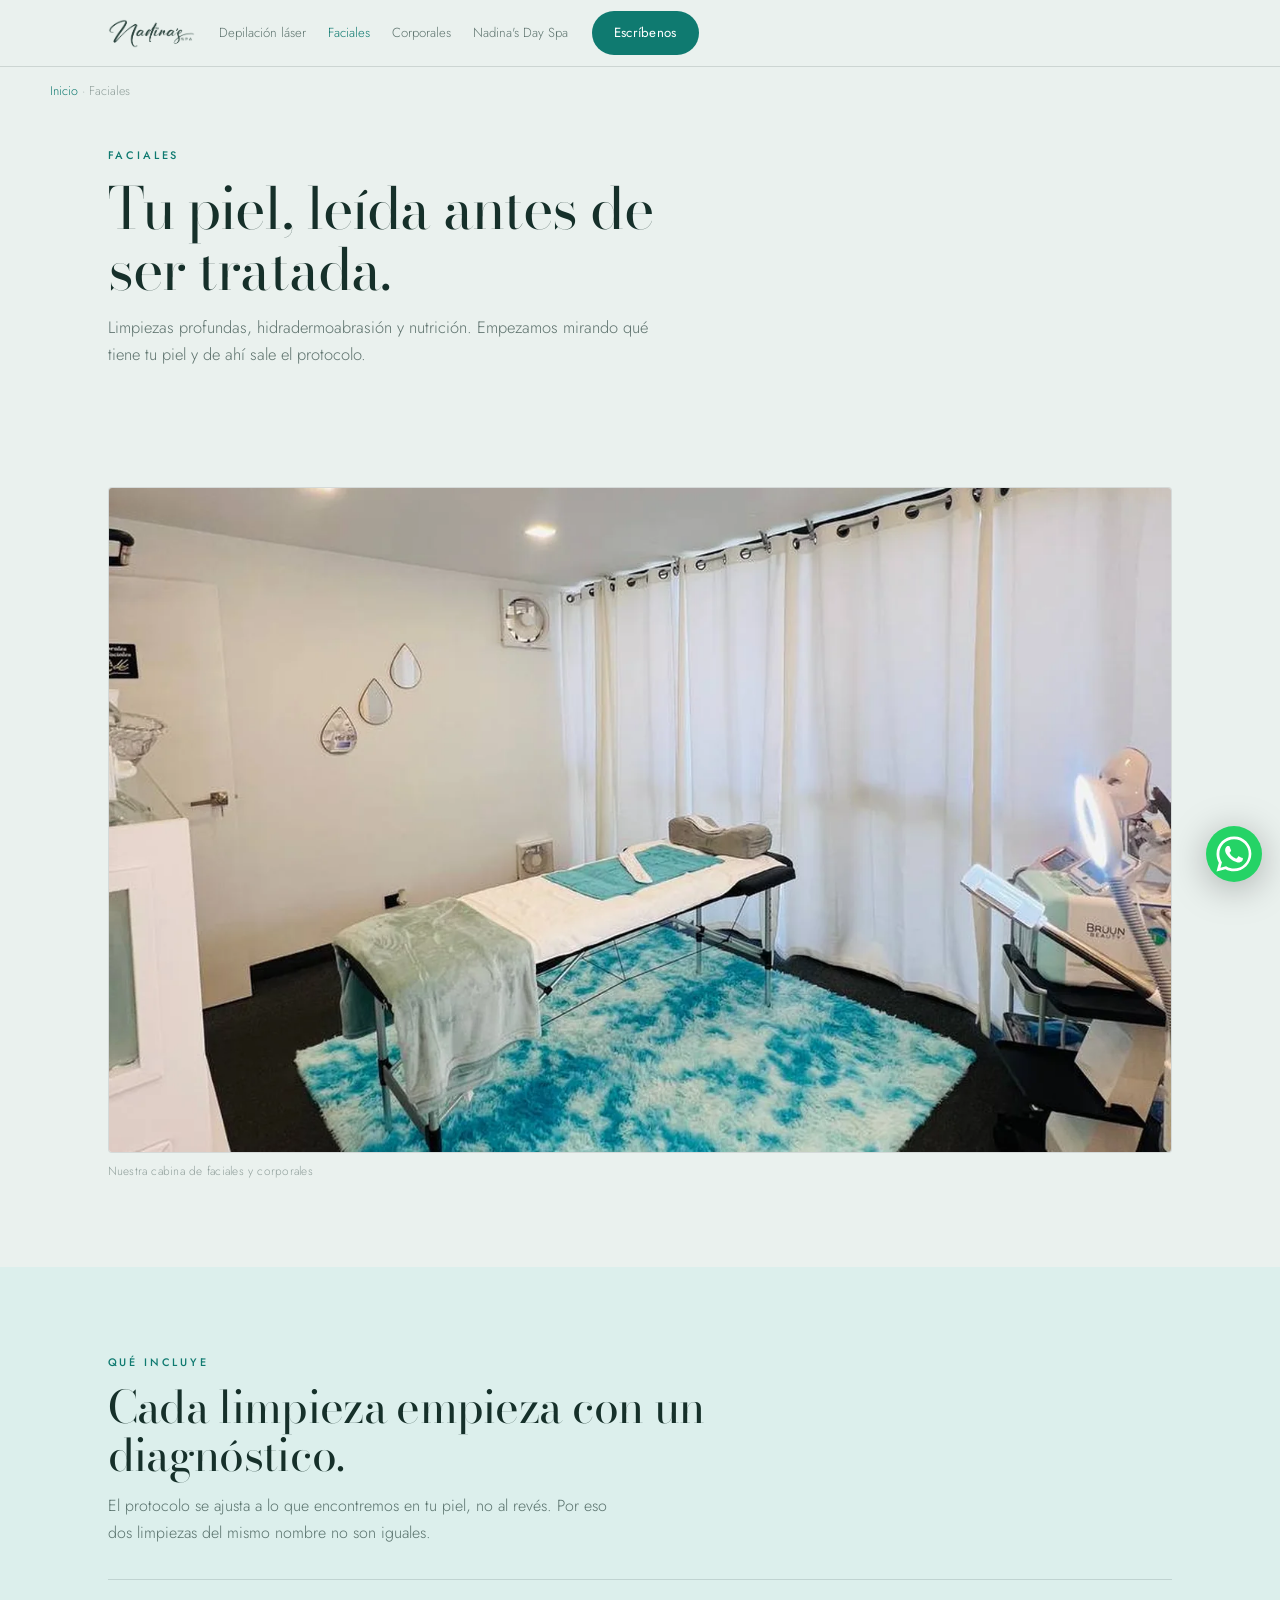
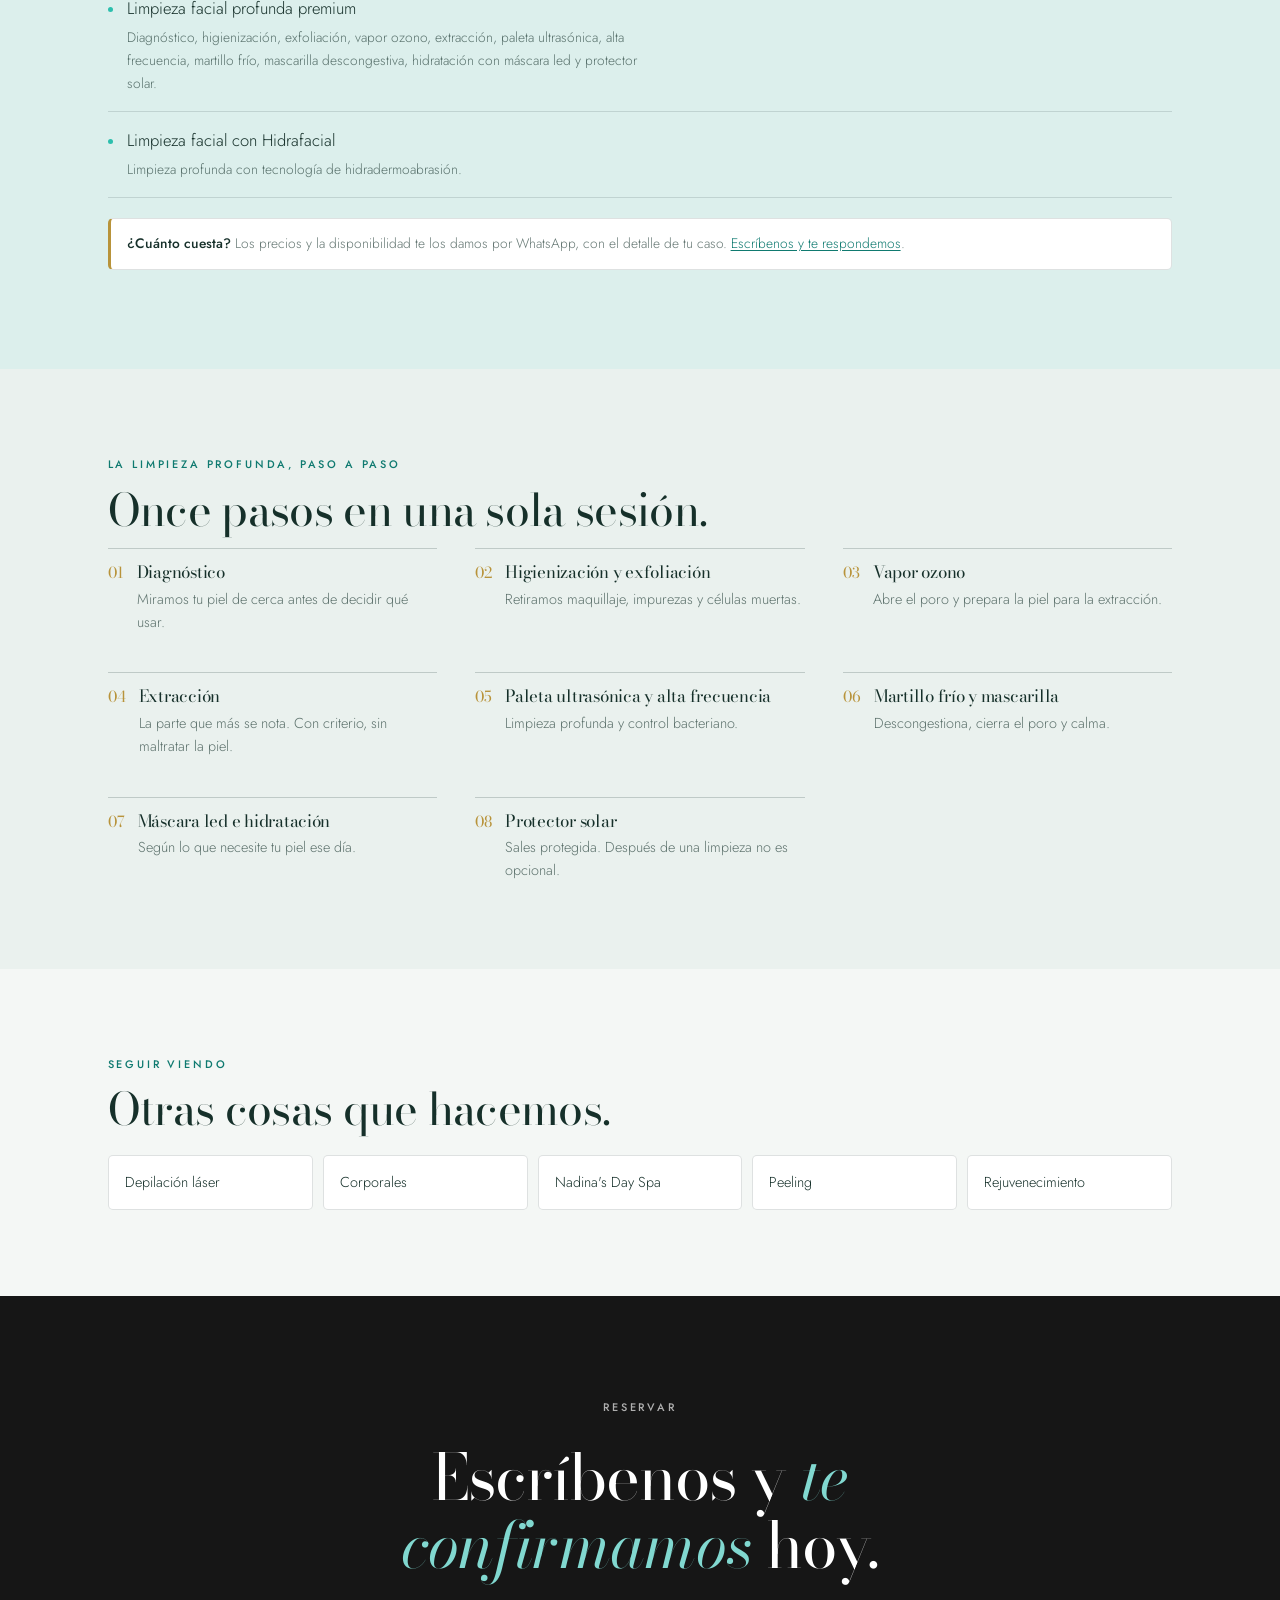
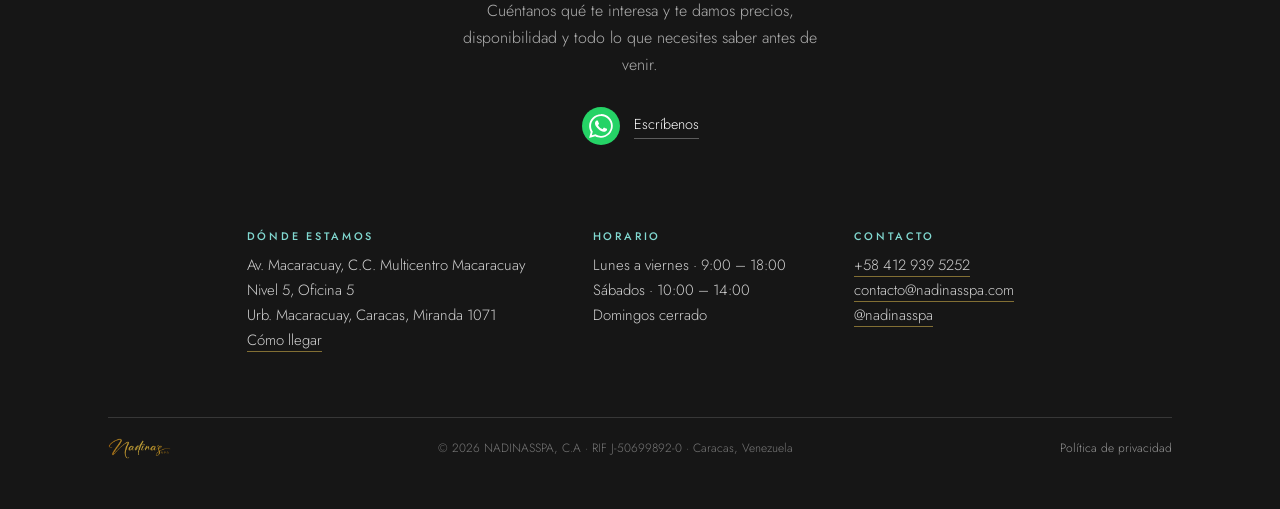
<file: faciales/index.html>
<!DOCTYPE html>
<html lang="es-VE">
<head>
<meta charset="utf-8">
<meta name="viewport" content="width=device-width, initial-scale=1">
<title>Faciales · Nadina's Spa</title>
<meta name="description" content="Limpiezas faciales profundas e hidrafacial en Caracas. Centro estético en Macaracuay.">
<meta name="theme-color" content="#EAF1EE">
<meta property="og:title" content="Faciales · Nadina's Spa">
<meta property="og:description" content="Limpiezas faciales profundas e hidrafacial en Caracas. Centro estético en Macaracuay.">
<meta property="og:type" content="website">
<link rel="icon" href="../assets/logo/favicon.ico">
<link rel="apple-touch-icon" href="../assets/logo/apple-touch-icon.png">
<link rel="preconnect" href="https://fonts.googleapis.com">
<link rel="preconnect" href="https://fonts.gstatic.com" crossorigin>
<link href="https://fonts.googleapis.com/css2?family=Bodoni+Moda:ital,opsz,wght@0,6..96,400..600;1,6..96,400..500&family=Jost:wght@300..600&display=swap" rel="stylesheet">
<link rel="stylesheet" href="../assets/css/estilo.css">
<script type="application/ld+json">
{
  "@context": "https://schema.org",
  "@type": "HealthAndBeautyBusiness",
  "name": "Nadina's Spa",
  "legalName": "NADINASSPA, C.A",
  "taxID": "J-50699892-0",
  "url": "https://www.nadinasspa.com/",
  "telephone": "+584129395252",
  "email": "contacto@nadinasspa.com",
  "image": "https://www.nadinasspa.com/assets/img/hero-recepcion.webp",
  "address": {
    "@type": "PostalAddress",
    "streetAddress": "Av. Macaracuay, C.C. Multicentro Macaracuay, Nivel 5, Oficina 5",
    "addressLocality": "Caracas",
    "addressRegion": "Miranda",
    "postalCode": "1071",
    "addressCountry": "VE"
  },
  "geo": { "@type": "GeoCoordinates", "latitude": 10.4672212, "longitude": -66.8170936 },
  "hasMap": "https://maps.app.goo.gl/RpD2WbL8R8R6A8N59",
  "sameAs": ["https://instagram.com/nadinasspa"],
  "openingHoursSpecification": [
    { "@type": "OpeningHoursSpecification",
      "dayOfWeek": ["Monday","Tuesday","Wednesday","Thursday","Friday"],
      "opens": "09:00", "closes": "18:00" },
    { "@type": "OpeningHoursSpecification",
      "dayOfWeek": "Saturday", "opens": "10:00", "closes": "14:00" }
  ],
  "priceRange": "$$"
}
</script>

</head>
<body data-base="../">
<header class="nav">
  <div class="nav__in">
    <a href="../index.html" aria-label="Nadina's Spa, inicio"><img class="nav__logo" src="../assets/logo/logotipo-tinta.png" alt="Nadina's Spa"></a>
    <nav class="nav__links" aria-label="Categorías">
      <a href="../laser/">Depilación láser</a>
      <a href="../faciales/" aria-current="page">Faciales</a>
      <a href="../corporales/">Corporales</a>
      <a href="../day-spa/">Nadina's Day Spa</a>
    </nav>
    <a class="btn js-wa" data-msg="Hola, quiero reservar una cita." data-tok="NAV">Escríbenos</a>
  </div>
</header>

<main>
<div class="env migas"><a href="../index.html">Inicio</a> · Faciales</div>

<section class="franja" style="padding-top:clamp(24px,4vw,44px)">
  <div class="env">
    <p class="eyebrow">Faciales</p>
    <h2 style="font-size:clamp(2.1rem,5.4vw,3.6rem);max-width:16ch">Tu piel, leída antes de ser tratada.</h2>
    <p class="franja__sub" style="font-size:1.03rem">Limpiezas profundas, hidradermoabrasión y nutrición. Empezamos mirando qué tiene tu piel y de ahí sale el protocolo.</p>
  </div>
</section>

<section class="franja" style="padding-top:0">
  <div class="env">
    <div class="foto"><img data-medio="sala-faciales" alt="Cabina de faciales de Nadina's Spa" loading="lazy" width="1400" height="875"></div>
    <p class="pie-foto">Nuestra cabina de faciales y corporales</p>
  </div>
</section>


<section class="franja franja--menta">
  <div class="env">
    <p class="eyebrow">Qué incluye</p>
    <h2>Cada limpieza empieza con un diagnóstico.</h2>
    <p class="franja__sub">El protocolo se ajusta a lo que encontremos en tu piel, no al revés. Por eso dos limpiezas del mismo nombre no son iguales.</p>
    <div class="servs">
      <div class="serv rev"><span class="serv__b"></span><div><span class="serv__n">Limpieza facial profunda premium</span><p class="serv__d">Diagnóstico, higienización, exfoliación, vapor ozono, extracción, paleta ultrasónica, alta frecuencia, martillo frío, mascarilla descongestiva, hidratación con máscara led y protector solar.</p></div></div>
      <div class="serv rev"><span class="serv__b"></span><div><span class="serv__n">Limpieza facial con Hidrafacial</span><p class="serv__d">Limpieza profunda con tecnología de hidradermoabrasión.</p></div></div>
    </div>
    <p class="aviso"><b>¿Cuánto cuesta?</b> Los precios y la disponibilidad te los damos por WhatsApp, con el detalle de tu caso. <a class="js-wa" data-msg="Hola, quiero consultar precios y disponibilidad." data-tok="FAC">Escríbenos y te respondemos</a>.</p>
  </div>
</section>

<section class="franja">
  <div class="env">
    <p class="eyebrow">La limpieza profunda, paso a paso</p>
    <h2>Once pasos en una sola sesión.</h2>
    <div class="pasos">
      <div class="paso rev"><span class="paso__n">01</span><div><h3>Diagnóstico</h3><p>Miramos tu piel de cerca antes de decidir qué usar.</p></div></div>
      <div class="paso rev"><span class="paso__n">02</span><div><h3>Higienización y exfoliación</h3><p>Retiramos maquillaje, impurezas y células muertas.</p></div></div>
      <div class="paso rev"><span class="paso__n">03</span><div><h3>Vapor ozono</h3><p>Abre el poro y prepara la piel para la extracción.</p></div></div>
      <div class="paso rev"><span class="paso__n">04</span><div><h3>Extracción</h3><p>La parte que más se nota. Con criterio, sin maltratar la piel.</p></div></div>
      <div class="paso rev"><span class="paso__n">05</span><div><h3>Paleta ultrasónica y alta frecuencia</h3><p>Limpieza profunda y control bacteriano.</p></div></div>
      <div class="paso rev"><span class="paso__n">06</span><div><h3>Martillo frío y mascarilla</h3><p>Descongestiona, cierra el poro y calma.</p></div></div>
      <div class="paso rev"><span class="paso__n">07</span><div><h3>Máscara led e hidratación</h3><p>Según lo que necesite tu piel ese día.</p></div></div>
      <div class="paso rev"><span class="paso__n">08</span><div><h3>Protector solar</h3><p>Sales protegida. Después de una limpieza no es opcional.</p></div></div>
    </div>
  </div>
</section>

<section class="franja franja--papel">
  <div class="env">
    <p class="eyebrow">Seguir viendo</p>
    <h2>Otras cosas que hacemos.</h2>
    <div class="otras">
      <a href="../laser/">Depilación láser</a>
      <a href="../corporales/">Corporales</a>
      <a href="../day-spa/">Nadina's Day Spa</a>
      <a href="../peeling/">Peeling</a>
      <a href="../rejuvenecimiento/">Rejuvenecimiento</a>
    </div>
  </div>
</section>
</main>

<section class="res" id="reservar">
  <div class="env">
    <p class="eyebrow">Reservar</p>
    <h2>Escríbenos y <em>te confirmamos</em> hoy.</h2>
    <p>Cuéntanos qué te interesa y te damos precios, disponibilidad y todo lo que necesites saber antes de venir.</p>
    <a class="wa-marca js-wa" data-msg="Hola, quiero reservar una cita en Nadina's Spa." data-tok="PIE">
      <img class="wa-marca__logo" src="../assets/logo/whatsapp.svg" alt="WhatsApp" width="38" height="38">
      <span class="wa-marca__txt">Escríbenos</span>
    </a>

    <div class="datos">
      <div>
        <span class="eyebrow">Dónde estamos</span>
        <p>Av. Macaracuay, C.C. Multicentro Macaracuay<br>Nivel 5, Oficina 5<br>Urb. Macaracuay, Caracas, Miranda 1071<br>
        <a href="https://maps.app.goo.gl/RpD2WbL8R8R6A8N59" target="_blank" rel="noopener">Cómo llegar</a></p>
      </div>
      <div>
        <span class="eyebrow">Horario</span>
        <p>Lunes a viernes · 9:00 – 18:00<br>Sábados · 10:00 – 14:00<br>Domingos cerrado</p>
      </div>
      <div>
        <span class="eyebrow">Contacto</span>
        <p><a class="js-wa" data-msg="Hola, tengo una consulta." data-tok="TEL">+58 412 939 5252</a><br>
        <a href="mailto:contacto@nadinasspa.com">contacto@nadinasspa.com</a><br>
        <a href="https://instagram.com/nadinasspa" target="_blank" rel="noopener">@nadinasspa</a></p>
      </div>
    </div>

    <div class="pie">
      <img src="../assets/logo/logotipo-oro.png" alt="Nadina's Spa">
      <span>© <span id="anio"></span> NADINASSPA, C.A · RIF J-50699892-0 · Caracas, Venezuela</span>
      <a href="../privacidad/">Política de privacidad</a>
    </div>
  </div>
</section>

<a class="flota js-wa" data-msg="Hola, quiero reservar una cita en Nadina's Spa." data-tok="FLOT" aria-label="Escríbenos por WhatsApp">
  <img src="../assets/logo/whatsapp.svg" alt="WhatsApp" width="56" height="56">
</a>

<script src="../assets/js/datos.js"></script>
<script src="../assets/js/comun.js"></script>
</body>
</html>
</file>
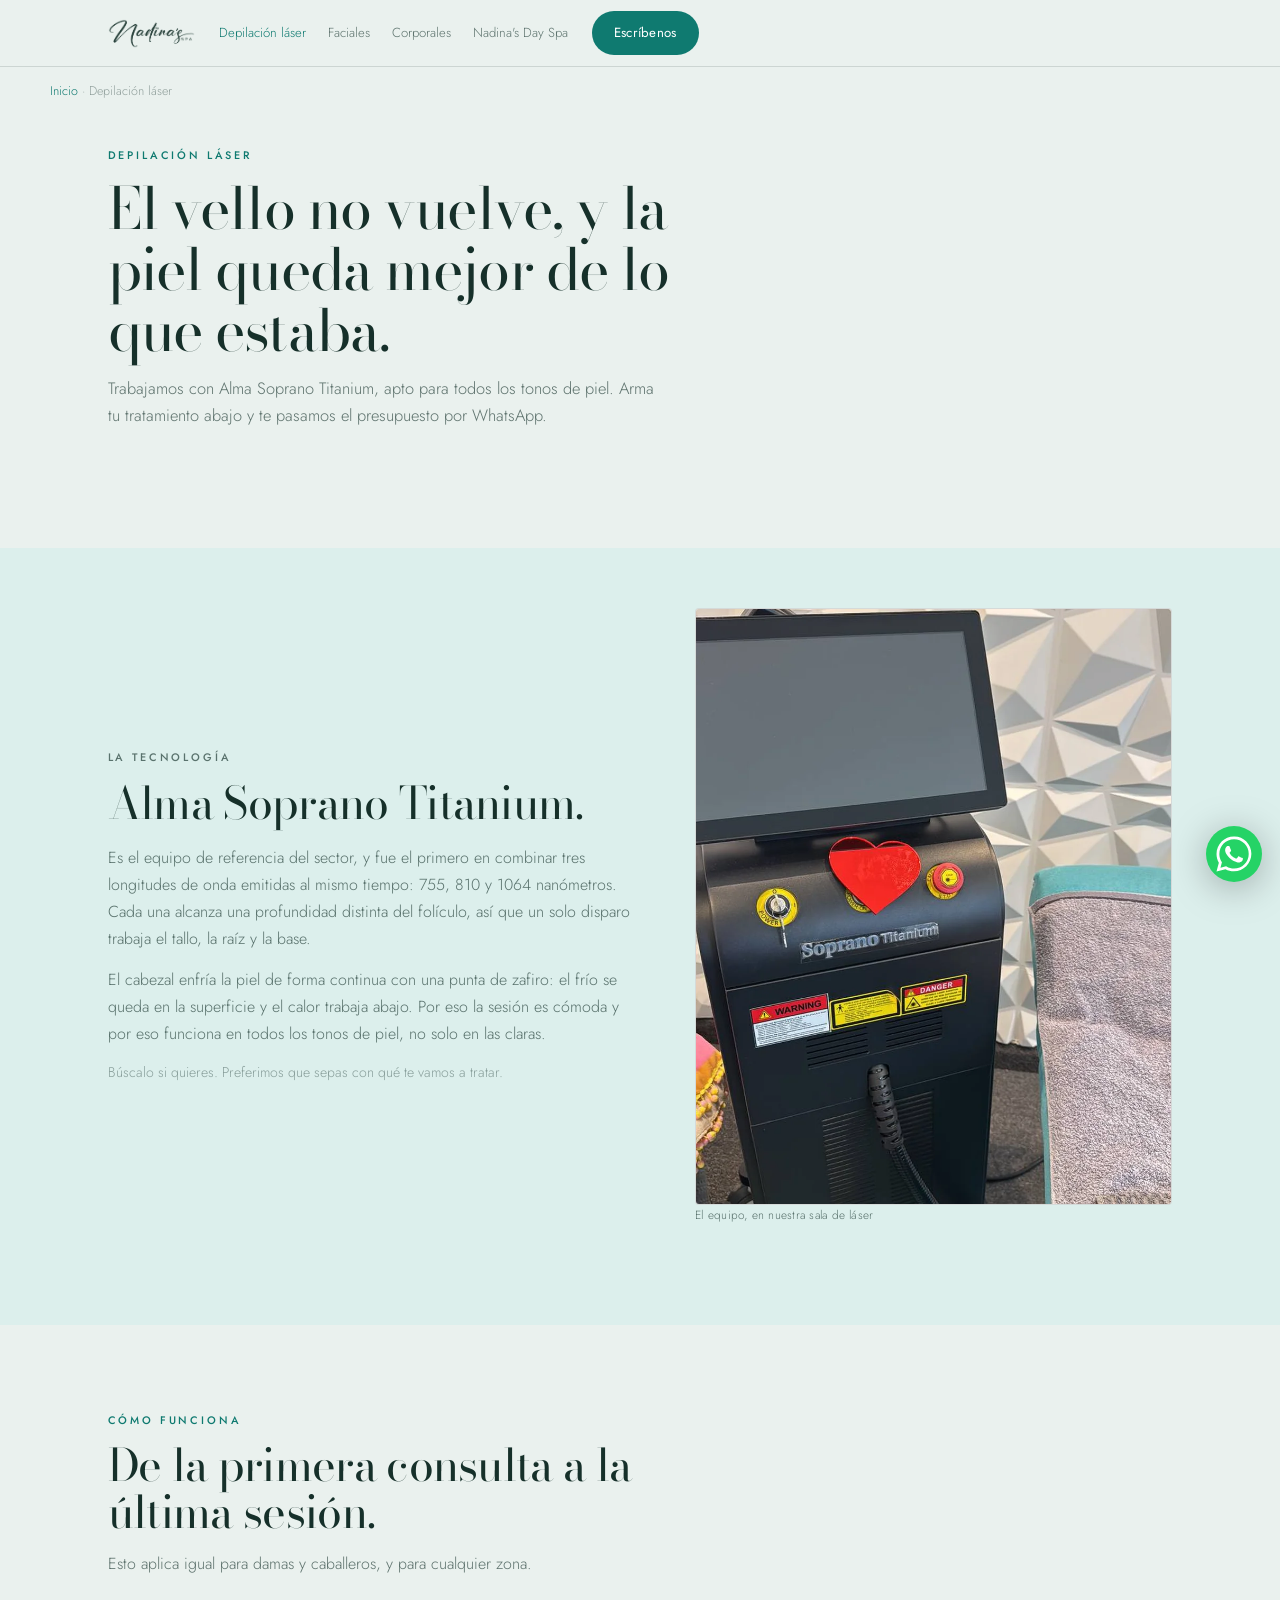
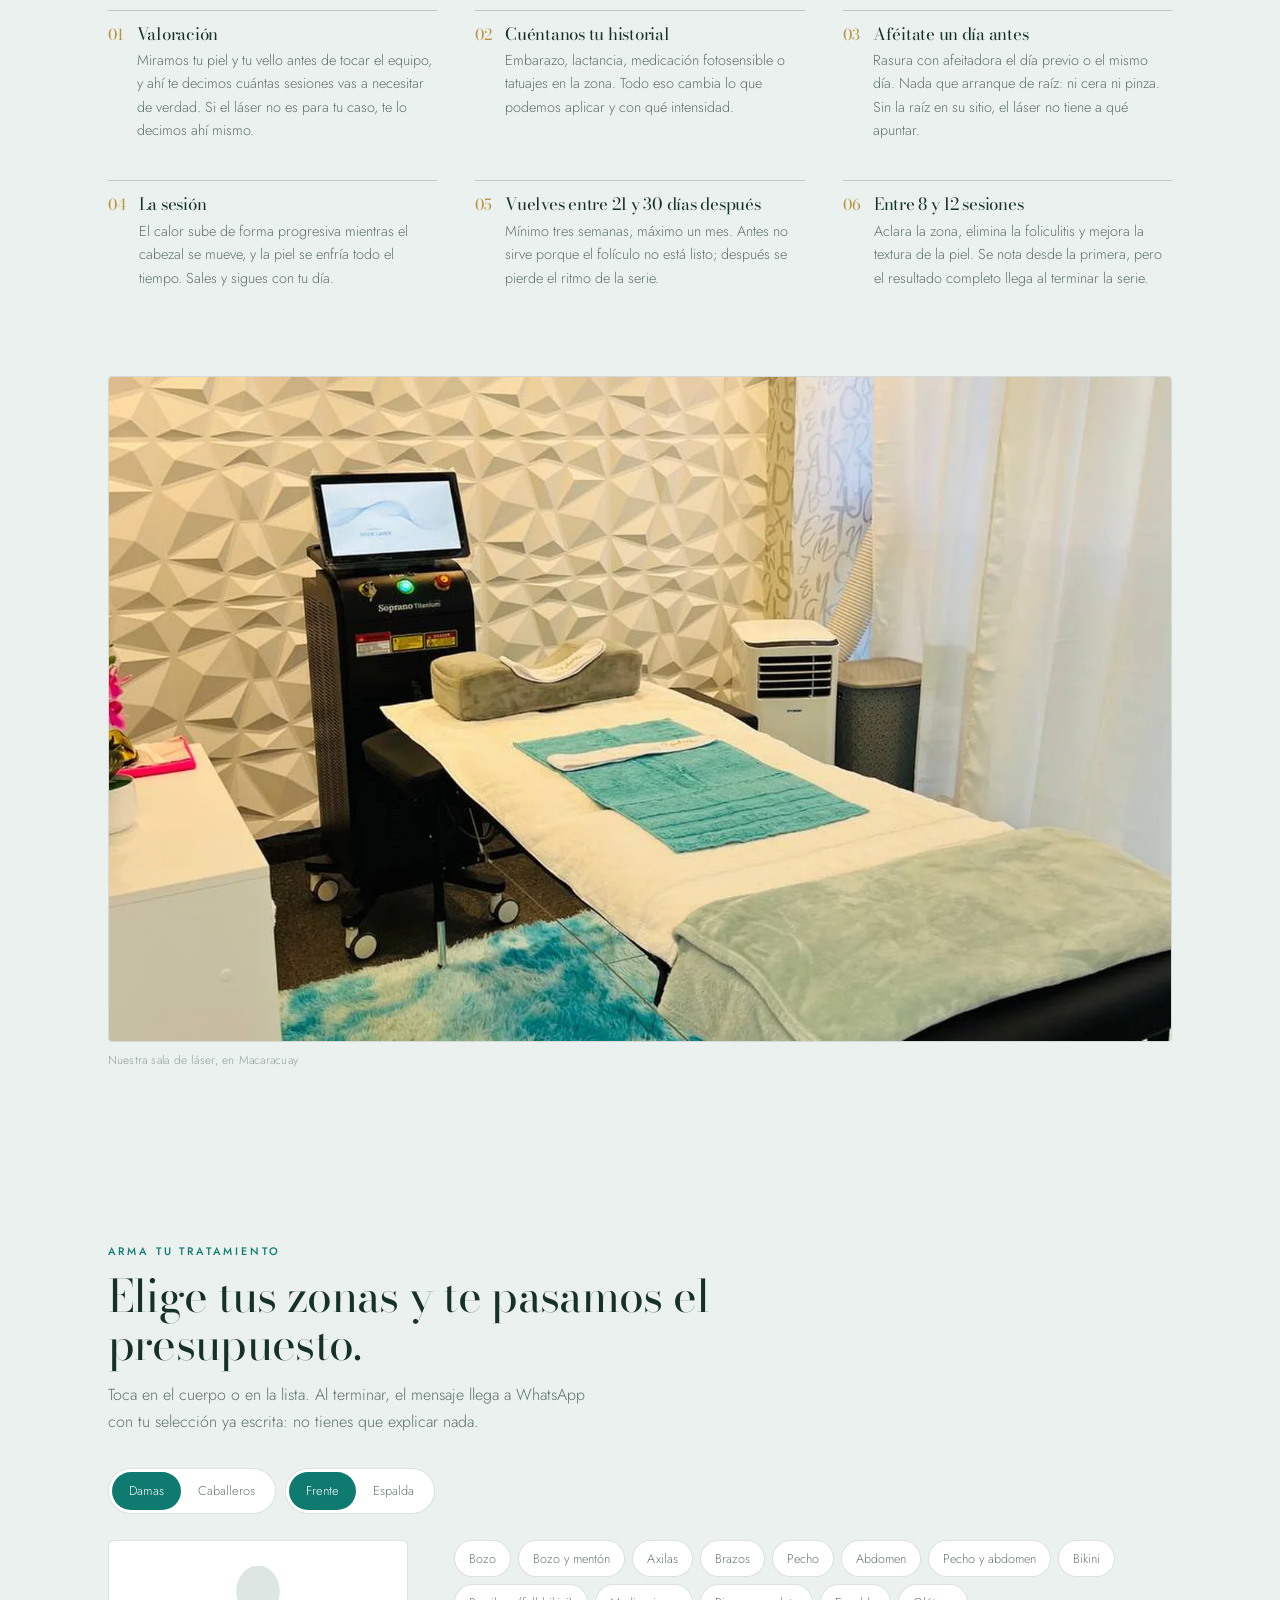
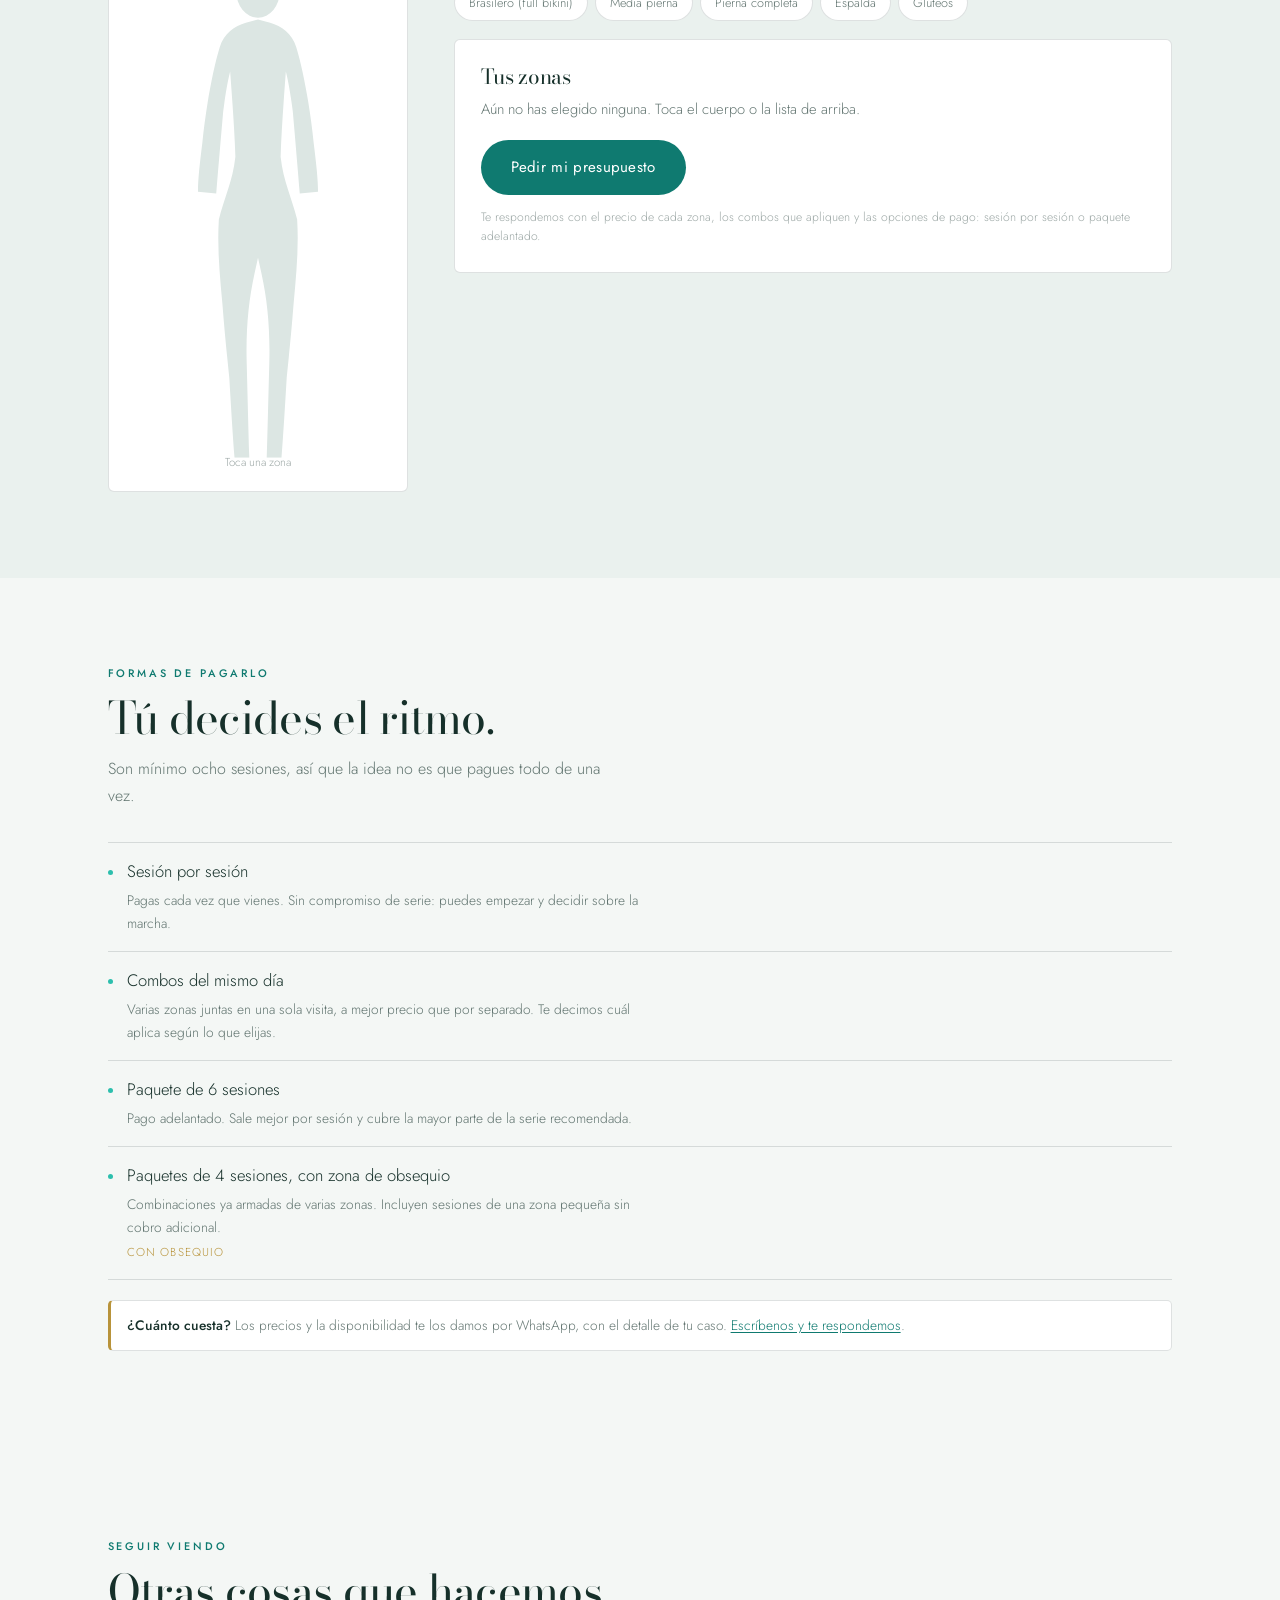
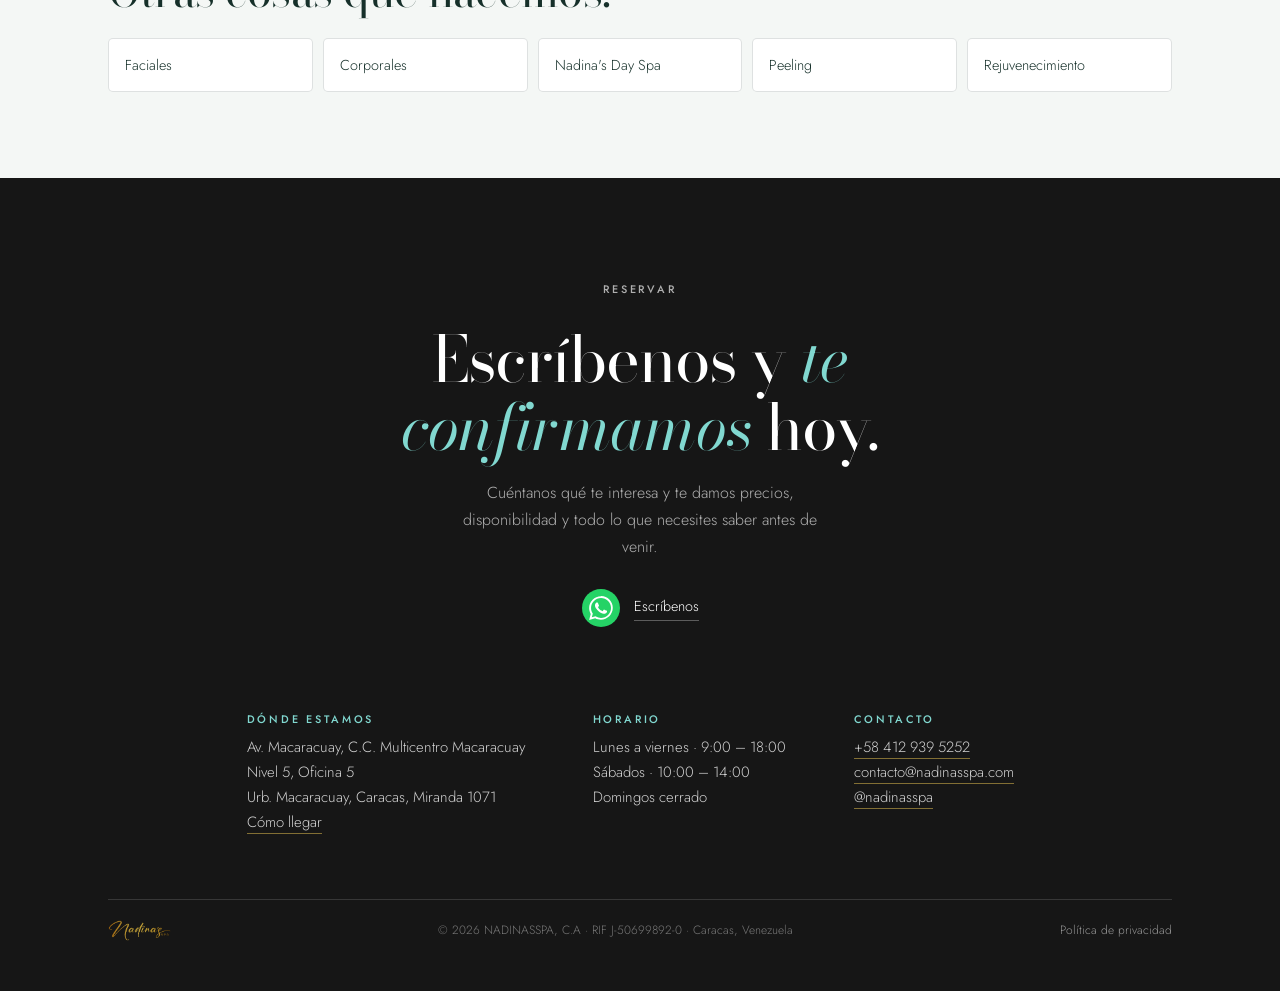
<file: laser/index.html>
<!DOCTYPE html>
<html lang="es-VE">
<head>
<meta charset="utf-8">
<meta name="viewport" content="width=device-width, initial-scale=1">
<title>Depilación láser · Nadina's Spa</title>
<meta name="description" content="Depilación láser en Caracas con Alma Soprano Titanium. 26 zonas para damas y caballeros, en Macaracuay.">
<meta name="theme-color" content="#EAF1EE">
<meta property="og:title" content="Depilación láser · Nadina's Spa">
<meta property="og:description" content="Depilación láser en Caracas con Alma Soprano Titanium. 26 zonas para damas y caballeros, en Macaracuay.">
<meta property="og:type" content="website">
<link rel="icon" href="../assets/logo/favicon.ico">
<link rel="apple-touch-icon" href="../assets/logo/apple-touch-icon.png">
<link rel="preconnect" href="https://fonts.googleapis.com">
<link rel="preconnect" href="https://fonts.gstatic.com" crossorigin>
<link href="https://fonts.googleapis.com/css2?family=Bodoni+Moda:ital,opsz,wght@0,6..96,400..600;1,6..96,400..500&family=Jost:wght@300..600&display=swap" rel="stylesheet">
<link rel="stylesheet" href="../assets/css/estilo.css">
<script type="application/ld+json">
{
  "@context": "https://schema.org",
  "@type": "HealthAndBeautyBusiness",
  "name": "Nadina's Spa",
  "legalName": "NADINASSPA, C.A",
  "taxID": "J-50699892-0",
  "url": "https://www.nadinasspa.com/",
  "telephone": "+584129395252",
  "email": "contacto@nadinasspa.com",
  "image": "https://www.nadinasspa.com/assets/img/hero-recepcion.webp",
  "address": {
    "@type": "PostalAddress",
    "streetAddress": "Av. Macaracuay, C.C. Multicentro Macaracuay, Nivel 5, Oficina 5",
    "addressLocality": "Caracas",
    "addressRegion": "Miranda",
    "postalCode": "1071",
    "addressCountry": "VE"
  },
  "geo": { "@type": "GeoCoordinates", "latitude": 10.4672212, "longitude": -66.8170936 },
  "hasMap": "https://maps.app.goo.gl/RpD2WbL8R8R6A8N59",
  "sameAs": ["https://instagram.com/nadinasspa"],
  "openingHoursSpecification": [
    { "@type": "OpeningHoursSpecification",
      "dayOfWeek": ["Monday","Tuesday","Wednesday","Thursday","Friday"],
      "opens": "09:00", "closes": "18:00" },
    { "@type": "OpeningHoursSpecification",
      "dayOfWeek": "Saturday", "opens": "10:00", "closes": "14:00" }
  ],
  "priceRange": "$$"
}
</script>

</head>
<body data-base="../">
<header class="nav">
  <div class="nav__in">
    <a href="../index.html" aria-label="Nadina's Spa, inicio"><img class="nav__logo" src="../assets/logo/logotipo-tinta.png" alt="Nadina's Spa"></a>
    <nav class="nav__links" aria-label="Categorías">
      <a href="../laser/" aria-current="page">Depilación láser</a>
      <a href="../faciales/">Faciales</a>
      <a href="../corporales/">Corporales</a>
      <a href="../day-spa/">Nadina's Day Spa</a>
    </nav>
    <a class="btn js-wa" data-msg="Hola, quiero reservar una cita." data-tok="NAV">Escríbenos</a>
  </div>
</header>

<main>
<div class="env migas"><a href="../index.html">Inicio</a> · Depilación láser</div>

<section class="franja" style="padding-top:clamp(24px,4vw,44px)">
  <div class="env">
    <p class="eyebrow">Depilación láser</p>
    <h2 style="font-size:clamp(2.1rem,5.4vw,3.6rem);max-width:16ch">El vello no vuelve, y la piel queda mejor de lo que estaba.</h2>
    <p class="franja__sub" style="font-size:1.03rem">Trabajamos con Alma Soprano Titanium, apto para todos los tonos de piel. Arma tu tratamiento abajo y te pasamos el presupuesto por WhatsApp.</p>
  </div>
</section>

<section class="franja franja--menta" style="padding-top:clamp(30px,5vw,60px)">
  <div class="env duo">
    <div>
      <p class="eyebrow">La tecnología</p>
      <h2>Alma Soprano Titanium.</h2>
      <p>Es el equipo de referencia del sector, y fue el primero en combinar tres longitudes de onda emitidas al mismo tiempo: 755, 810 y 1064 nanómetros. Cada una alcanza una profundidad distinta del folículo, así que un solo disparo trabaja el tallo, la raíz y la base.</p>
      <p>El cabezal enfría la piel de forma continua con una punta de zafiro: el frío se queda en la superficie y el calor trabaja abajo. Por eso la sesión es cómoda y por eso funciona en todos los tonos de piel, no solo en las claras.</p>
      <p style="color:var(--tinta-3);font-size:.88rem">Búscalo si quieres. Preferimos que sepas con qué te vamos a tratar.</p>
    </div>
    <div>
      <div class="foto foto--v"><img data-medio="equipo-soprano" alt="Alma Soprano Titanium" loading="lazy" width="900" height="1125"></div>
      <p class="pie-foto">El equipo, en nuestra sala de láser</p>
    </div>
  </div>
</section>

<section class="franja">
  <div class="env">
    <p class="eyebrow">Cómo funciona</p>
    <h2>De la primera consulta a la última sesión.</h2>
    <p class="franja__sub">Esto aplica igual para damas y caballeros, y para cualquier zona.</p>
    <div class="pasos">
      <div class="paso rev"><span class="paso__n">01</span><div><h3>Valoración</h3><p>Miramos tu piel y tu vello antes de tocar el equipo, y ahí te decimos cuántas sesiones vas a necesitar de verdad. Si el láser no es para tu caso, te lo decimos ahí mismo.</p></div></div>
      <div class="paso rev"><span class="paso__n">02</span><div><h3>Cuéntanos tu historial</h3><p>Embarazo, lactancia, medicación fotosensible o tatuajes en la zona. Todo eso cambia lo que podemos aplicar y con qué intensidad.</p></div></div>
      <div class="paso rev"><span class="paso__n">03</span><div><h3>Aféitate un día antes</h3><p>Rasura con afeitadora el día previo o el mismo día. Nada que arranque de raíz: ni cera ni pinza. Sin la raíz en su sitio, el láser no tiene a qué apuntar.</p></div></div>
      <div class="paso rev"><span class="paso__n">04</span><div><h3>La sesión</h3><p>El calor sube de forma progresiva mientras el cabezal se mueve, y la piel se enfría todo el tiempo. Sales y sigues con tu día.</p></div></div>
      <div class="paso rev"><span class="paso__n">05</span><div><h3>Vuelves entre 21 y 30 días después</h3><p>Mínimo tres semanas, máximo un mes. Antes no sirve porque el folículo no está listo; después se pierde el ritmo de la serie.</p></div></div>
      <div class="paso rev"><span class="paso__n">06</span><div><h3>Entre 8 y 12 sesiones</h3><p>Aclara la zona, elimina la foliculitis y mejora la textura de la piel. Se nota desde la primera, pero el resultado completo llega al terminar la serie.</p></div></div>
    </div>
  </div>
</section>

<section class="franja" style="padding-top:0">
  <div class="env">
    <div class="foto"><img data-medio="sala-laser" alt="Sala de depilación láser de Nadina's Spa" loading="lazy" width="1400" height="875"></div>
    <p class="pie-foto">Nuestra sala de láser, en Macaracuay</p>
  </div>
</section>


<section class="franja" id="configurador">
  <div class="env">
    <p class="eyebrow">Arma tu tratamiento</p>
    <h2>Elige tus zonas y te pasamos el presupuesto.</h2>
    <p class="franja__sub">Toca en el cuerpo o en la lista. Al terminar, el mensaje llega a WhatsApp con tu selección ya escrita: no tienes que explicar nada.</p>

    <div id="conf" data-set="laser">
      <div class="mandos">
        <div class="seg" role="group" aria-label="Género">
          <button data-g="damas" aria-pressed="true">Damas</button>
          <button data-g="caballeros" aria-pressed="false">Caballeros</button>
        </div>
        <div class="seg" role="group" aria-label="Vista del cuerpo">
          <button data-v="frente" aria-pressed="true">Frente</button>
          <button data-v="espalda" aria-pressed="false">Espalda</button>
        </div>
      </div>

      <div class="conf__grid">
        <div class="cuerpo">
          <svg viewBox="0 0 260 600" role="img" aria-label="Silueta con las zonas de tratamiento">
            <defs>
              <clipPath id="cp-d"><ellipse cx="130" cy="42" rx="25" ry="30"/>
                <path id="mit-d" d="M130,74 L116,78 C103,82 91,90 86,106 C78,132 70,176 66,216 C63,240 61,258 61,272 L82,274 C84,250 87,214 90,180 C93,156 96,142 98,134 C100,162 103,200 104,232 C101,260 91,280 85,304 C83,336 86,368 89,400 C92,438 94,456 97,486 C99,520 101,552 103,578 L120,578 C119,545 118,505 117,468 C116,430 119,398 126,366 L130,348 Z"/>
                <use href="#mit-d" transform="translate(260,0) scale(-1,1)"/></clipPath>
              <clipPath id="cp-c"><ellipse cx="130" cy="42" rx="26" ry="30"/>
                <path id="mit-c" d="M130,72 L112,76 C96,80 81,88 75,106 C67,132 60,176 56,216 C53,240 51,258 51,272 L73,274 C75,250 79,214 82,180 C85,156 89,140 92,132 C94,160 96,196 96,226 C95,252 90,278 88,302 C86,334 89,366 92,398 C95,436 97,454 100,484 C102,518 104,552 106,578 L122,578 C121,545 120,505 119,468 C118,430 120,398 126,366 L130,348 Z"/>
                <use href="#mit-c" transform="translate(260,0) scale(-1,1)"/></clipPath>
            </defs>
            <g id="figura" clip-path="url(#cp-d)">
              <rect x="0" y="0" width="260" height="600" class="silueta"/>
              <g id="zonas"></g>
            </g>
          </svg>
          <p class="pista" id="pista">Toca una zona</p>
        </div>
        <div class="lado">
          <div class="chips" id="chips"></div>
          <div class="cesta">
            <h3>Tus zonas</h3>
            <p class="cesta__v" id="vacia">Aún no has elegido ninguna. Toca el cuerpo o la lista de arriba.</p>
            <ul id="items"></ul>
            <div class="acciones" id="acciones" hidden>
              <a class="btn btn--lg js-cotiza">Pedir mi presupuesto</a>
            </div>
            <p class="legal">Te respondemos con el precio de cada zona, los combos que apliquen y las opciones de pago: sesión por sesión o paquete adelantado.</p>
          </div>
        </div>
      </div>
    </div>
  </div>
</section>

<section class="franja franja--papel">
  <div class="env">
    <p class="eyebrow">Formas de pagarlo</p>
    <h2>Tú decides el ritmo.</h2>
    <p class="franja__sub">Son mínimo ocho sesiones, así que la idea no es que pagues todo de una vez.</p>
    <div class="servs">
      <div class="serv rev"><span class="serv__b"></span><div><span class="serv__n">Sesión por sesión</span>
        <p class="serv__d">Pagas cada vez que vienes. Sin compromiso de serie: puedes empezar y decidir sobre la marcha.</p></div></div>
      <div class="serv rev"><span class="serv__b"></span><div><span class="serv__n">Combos del mismo día</span>
        <p class="serv__d">Varias zonas juntas en una sola visita, a mejor precio que por separado. Te decimos cuál aplica según lo que elijas.</p></div></div>
      <div class="serv rev"><span class="serv__b"></span><div><span class="serv__n">Paquete de 6 sesiones</span>
        <p class="serv__d">Pago adelantado. Sale mejor por sesión y cubre la mayor parte de la serie recomendada.</p></div></div>
      <div class="serv rev"><span class="serv__b"></span><div><span class="serv__n">Paquetes de 4 sesiones, con zona de obsequio</span>
        <p class="serv__d">Combinaciones ya armadas de varias zonas. Incluyen sesiones de una zona pequeña sin cobro adicional.</p>
        <span class="serv__u">Con obsequio</span></div></div>
    </div>
    <p class="aviso"><b>¿Cuánto cuesta?</b> Los precios y la disponibilidad te los damos por WhatsApp, con el detalle de tu caso. <a class="js-wa" data-msg="Hola, quiero consultar precios y disponibilidad." data-tok="LSRP">Escríbenos y te respondemos</a>.</p>
  </div>
</section>

<section class="franja franja--papel">
  <div class="env">
    <p class="eyebrow">Seguir viendo</p>
    <h2>Otras cosas que hacemos.</h2>
    <div class="otras">
      <a href="../faciales/">Faciales</a>
      <a href="../corporales/">Corporales</a>
      <a href="../day-spa/">Nadina's Day Spa</a>
      <a href="../peeling/">Peeling</a>
      <a href="../rejuvenecimiento/">Rejuvenecimiento</a>
    </div>
  </div>
</section>
</main>

<section class="res" id="reservar">
  <div class="env">
    <p class="eyebrow">Reservar</p>
    <h2>Escríbenos y <em>te confirmamos</em> hoy.</h2>
    <p>Cuéntanos qué te interesa y te damos precios, disponibilidad y todo lo que necesites saber antes de venir.</p>
    <a class="wa-marca js-wa" data-msg="Hola, quiero reservar una cita en Nadina's Spa." data-tok="PIE">
      <img class="wa-marca__logo" src="../assets/logo/whatsapp.svg" alt="WhatsApp" width="38" height="38">
      <span class="wa-marca__txt">Escríbenos</span>
    </a>

    <div class="datos">
      <div>
        <span class="eyebrow">Dónde estamos</span>
        <p>Av. Macaracuay, C.C. Multicentro Macaracuay<br>Nivel 5, Oficina 5<br>Urb. Macaracuay, Caracas, Miranda 1071<br>
        <a href="https://maps.app.goo.gl/RpD2WbL8R8R6A8N59" target="_blank" rel="noopener">Cómo llegar</a></p>
      </div>
      <div>
        <span class="eyebrow">Horario</span>
        <p>Lunes a viernes · 9:00 – 18:00<br>Sábados · 10:00 – 14:00<br>Domingos cerrado</p>
      </div>
      <div>
        <span class="eyebrow">Contacto</span>
        <p><a class="js-wa" data-msg="Hola, tengo una consulta." data-tok="TEL">+58 412 939 5252</a><br>
        <a href="mailto:contacto@nadinasspa.com">contacto@nadinasspa.com</a><br>
        <a href="https://instagram.com/nadinasspa" target="_blank" rel="noopener">@nadinasspa</a></p>
      </div>
    </div>

    <div class="pie">
      <img src="../assets/logo/logotipo-oro.png" alt="Nadina's Spa">
      <span>© <span id="anio"></span> NADINASSPA, C.A · RIF J-50699892-0 · Caracas, Venezuela</span>
      <a href="../privacidad/">Política de privacidad</a>
    </div>
  </div>
</section>

<a class="flota js-wa" data-msg="Hola, quiero reservar una cita en Nadina's Spa." data-tok="FLOT" aria-label="Escríbenos por WhatsApp">
  <img src="../assets/logo/whatsapp.svg" alt="WhatsApp" width="56" height="56">
</a>

<script src="../assets/js/datos.js"></script>
<script src="../assets/js/comun.js"></script>
<script defer src="../assets/js/configurador.js"></script>
</body>
</html>
</file>
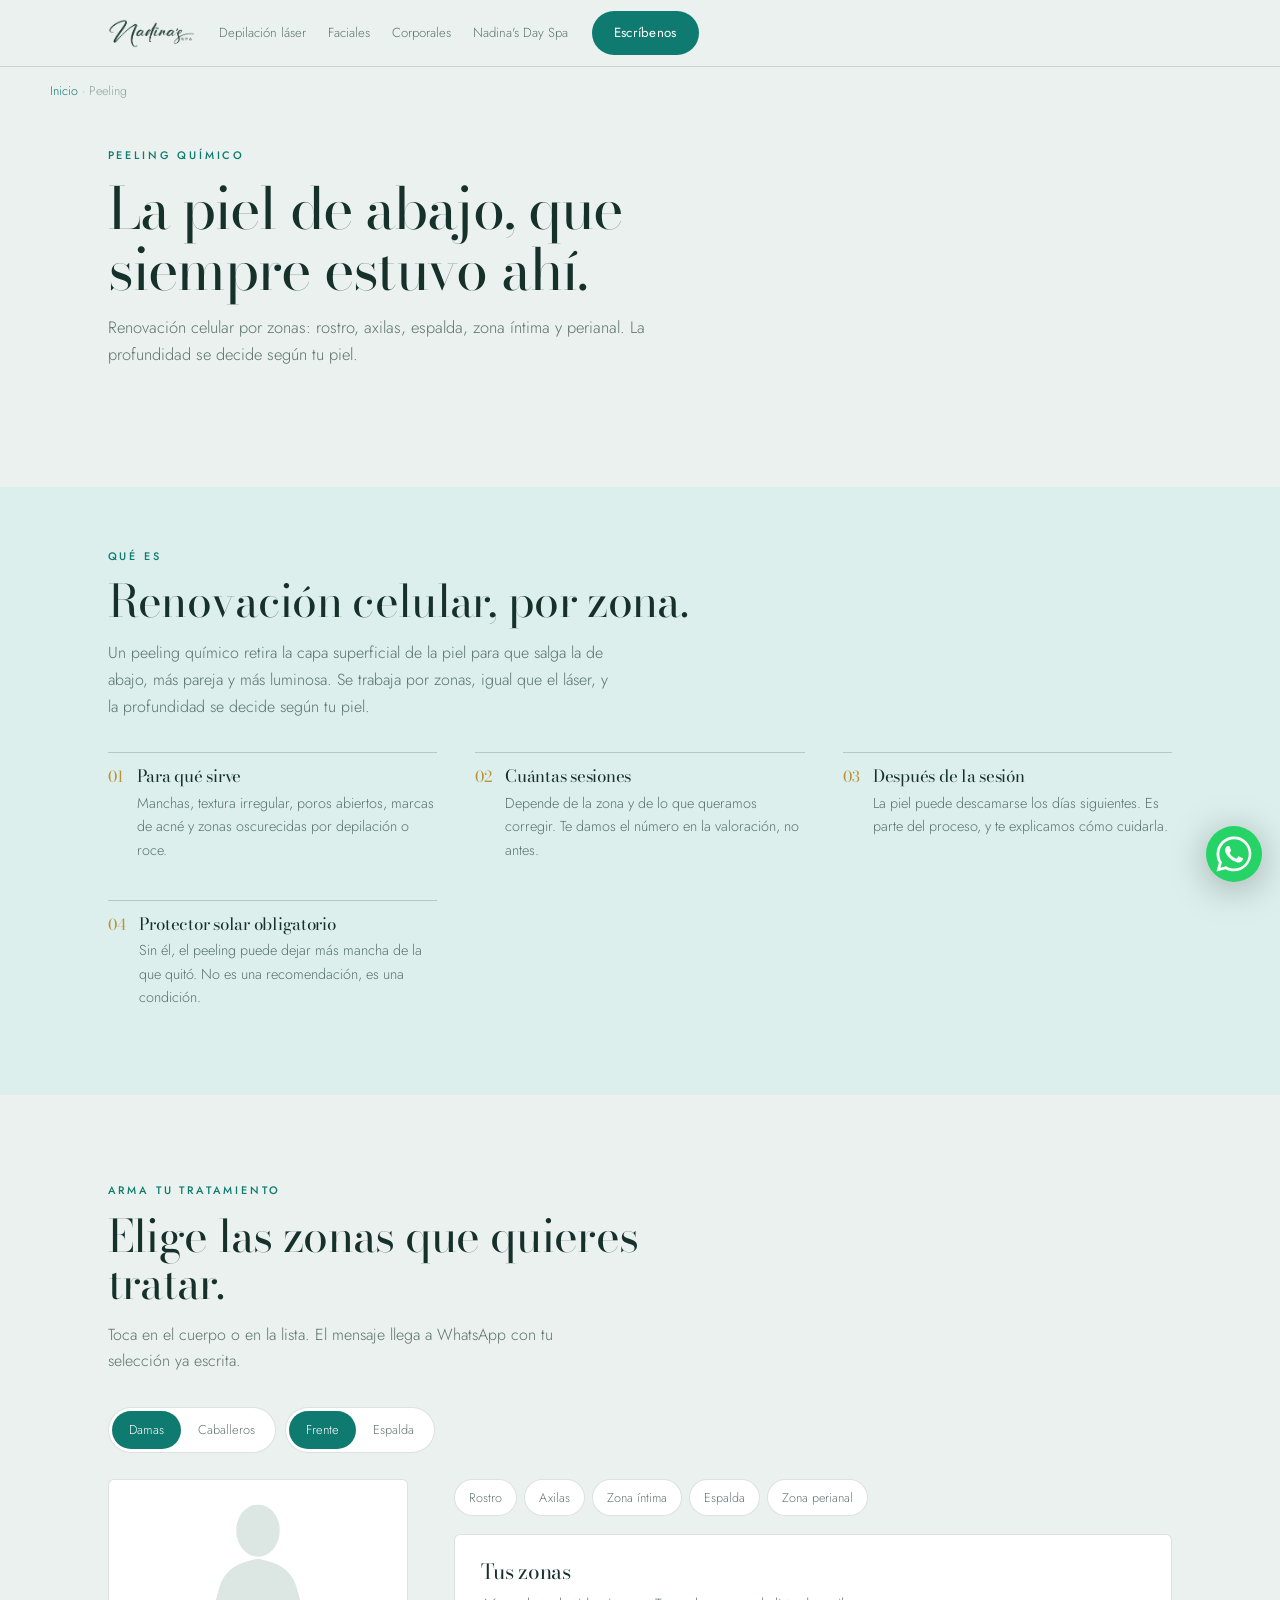
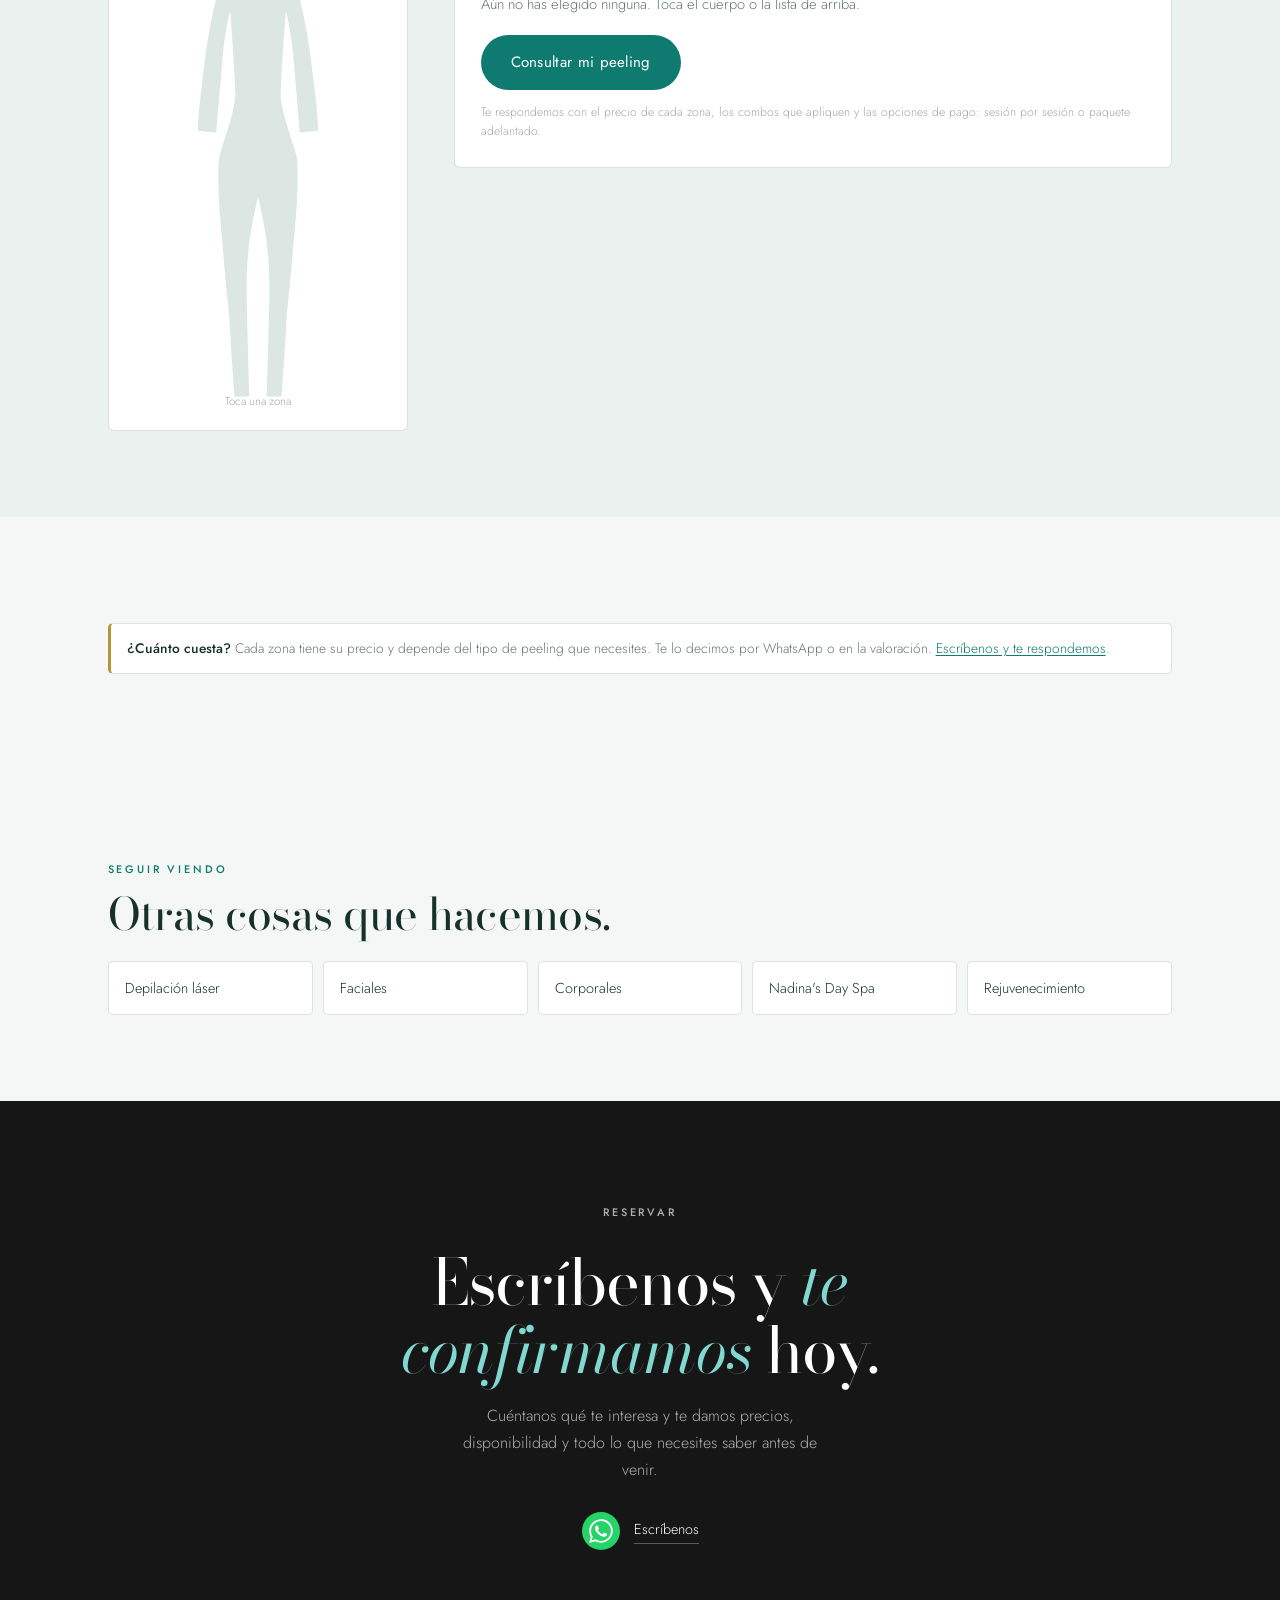
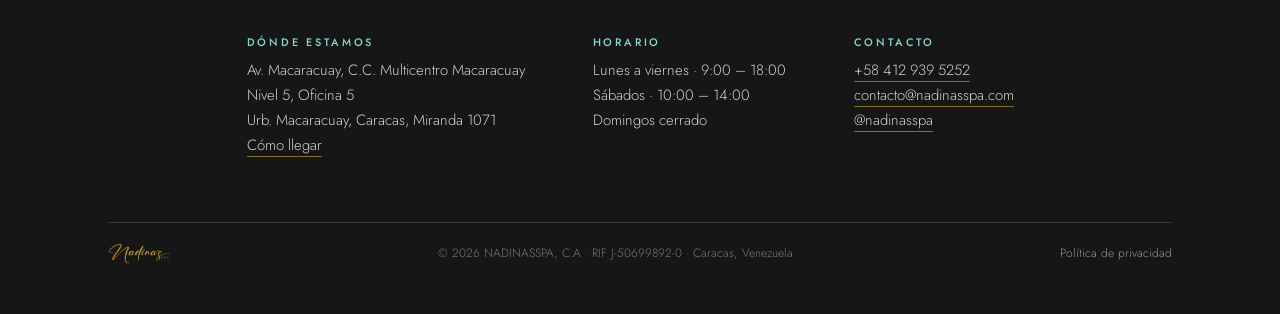
<file: peeling/index.html>
<!DOCTYPE html>
<html lang="es-VE">
<head>
<meta charset="utf-8">
<meta name="viewport" content="width=device-width, initial-scale=1">
<title>Peeling · Nadina's Spa</title>
<meta name="description" content="Peeling químico en Caracas por zonas. Centro estético en Macaracuay.">
<meta name="theme-color" content="#EAF1EE">
<meta property="og:title" content="Peeling · Nadina's Spa">
<meta property="og:description" content="Peeling químico en Caracas por zonas. Centro estético en Macaracuay.">
<meta property="og:type" content="website">
<link rel="icon" href="../assets/logo/favicon.ico">
<link rel="apple-touch-icon" href="../assets/logo/apple-touch-icon.png">
<link rel="preconnect" href="https://fonts.googleapis.com">
<link rel="preconnect" href="https://fonts.gstatic.com" crossorigin>
<link href="https://fonts.googleapis.com/css2?family=Bodoni+Moda:ital,opsz,wght@0,6..96,400..600;1,6..96,400..500&family=Jost:wght@300..600&display=swap" rel="stylesheet">
<link rel="stylesheet" href="../assets/css/estilo.css">
<script type="application/ld+json">
{
  "@context": "https://schema.org",
  "@type": "HealthAndBeautyBusiness",
  "name": "Nadina's Spa",
  "legalName": "NADINASSPA, C.A",
  "taxID": "J-50699892-0",
  "url": "https://www.nadinasspa.com/",
  "telephone": "+584129395252",
  "email": "contacto@nadinasspa.com",
  "image": "https://www.nadinasspa.com/assets/img/hero-recepcion.webp",
  "address": {
    "@type": "PostalAddress",
    "streetAddress": "Av. Macaracuay, C.C. Multicentro Macaracuay, Nivel 5, Oficina 5",
    "addressLocality": "Caracas",
    "addressRegion": "Miranda",
    "postalCode": "1071",
    "addressCountry": "VE"
  },
  "geo": { "@type": "GeoCoordinates", "latitude": 10.4672212, "longitude": -66.8170936 },
  "hasMap": "https://maps.app.goo.gl/RpD2WbL8R8R6A8N59",
  "sameAs": ["https://instagram.com/nadinasspa"],
  "openingHoursSpecification": [
    { "@type": "OpeningHoursSpecification",
      "dayOfWeek": ["Monday","Tuesday","Wednesday","Thursday","Friday"],
      "opens": "09:00", "closes": "18:00" },
    { "@type": "OpeningHoursSpecification",
      "dayOfWeek": "Saturday", "opens": "10:00", "closes": "14:00" }
  ],
  "priceRange": "$$"
}
</script>

</head>
<body data-base="../">
<header class="nav">
  <div class="nav__in">
    <a href="../index.html" aria-label="Nadina's Spa, inicio"><img class="nav__logo" src="../assets/logo/logotipo-tinta.png" alt="Nadina's Spa"></a>
    <nav class="nav__links" aria-label="Categorías">
      <a href="../laser/">Depilación láser</a>
      <a href="../faciales/">Faciales</a>
      <a href="../corporales/">Corporales</a>
      <a href="../day-spa/">Nadina's Day Spa</a>
    </nav>
    <a class="btn js-wa" data-msg="Hola, quiero reservar una cita." data-tok="NAV">Escríbenos</a>
  </div>
</header>

<main>
<div class="env migas"><a href="../index.html">Inicio</a> · Peeling</div>

<section class="franja" style="padding-top:clamp(24px,4vw,44px)">
  <div class="env">
    <p class="eyebrow">Peeling químico</p>
    <h2 style="font-size:clamp(2.1rem,5.4vw,3.6rem);max-width:16ch">La piel de abajo, que siempre estuvo ahí.</h2>
    <p class="franja__sub" style="font-size:1.03rem">Renovación celular por zonas: rostro, axilas, espalda, zona íntima y perianal. La profundidad se decide según tu piel.</p>
  </div>
</section>

<section class="franja franja--menta" style="padding-top:clamp(30px,5vw,60px)">
  <div class="env">
    <p class="eyebrow">Qué es</p>
    <h2>Renovación celular, por zona.</h2>
    <p class="franja__sub">Un peeling químico retira la capa superficial de la piel para que salga la de abajo, más pareja y más luminosa. Se trabaja por zonas, igual que el láser, y la profundidad se decide según tu piel.</p>
    <div class="pasos">
      <div class="paso rev"><span class="paso__n">01</span><div><h3>Para qué sirve</h3><p>Manchas, textura irregular, poros abiertos, marcas de acné y zonas oscurecidas por depilación o roce.</p></div></div>
      <div class="paso rev"><span class="paso__n">02</span><div><h3>Cuántas sesiones</h3><p>Depende de la zona y de lo que queramos corregir. Te damos el número en la valoración, no antes.</p></div></div>
      <div class="paso rev"><span class="paso__n">03</span><div><h3>Después de la sesión</h3><p>La piel puede descamarse los días siguientes. Es parte del proceso, y te explicamos cómo cuidarla.</p></div></div>
      <div class="paso rev"><span class="paso__n">04</span><div><h3>Protector solar obligatorio</h3><p>Sin él, el peeling puede dejar más mancha de la que quitó. No es una recomendación, es una condición.</p></div></div>
    </div>
  </div>
</section>

<section class="franja" id="configurador">
  <div class="env">
    <p class="eyebrow">Arma tu tratamiento</p>
    <h2>Elige las zonas que quieres tratar.</h2>
    <p class="franja__sub">Toca en el cuerpo o en la lista. El mensaje llega a WhatsApp con tu selección ya escrita.</p>

    <div id="conf" data-set="peeling">
      <div class="mandos">
        <div class="seg" role="group" aria-label="Género">
          <button data-g="damas" aria-pressed="true">Damas</button>
          <button data-g="caballeros" aria-pressed="false">Caballeros</button>
        </div>
        <div class="seg" role="group" aria-label="Vista del cuerpo">
          <button data-v="frente" aria-pressed="true">Frente</button>
          <button data-v="espalda" aria-pressed="false">Espalda</button>
        </div>
      </div>

      <div class="conf__grid">
        <div class="cuerpo">
          <svg viewBox="0 0 260 600" role="img" aria-label="Silueta con las zonas de tratamiento">
            <defs>
              <clipPath id="cp-d"><ellipse cx="130" cy="42" rx="25" ry="30"/>
                <path id="mit-d" d="M130,74 L116,78 C103,82 91,90 86,106 C78,132 70,176 66,216 C63,240 61,258 61,272 L82,274 C84,250 87,214 90,180 C93,156 96,142 98,134 C100,162 103,200 104,232 C101,260 91,280 85,304 C83,336 86,368 89,400 C92,438 94,456 97,486 C99,520 101,552 103,578 L120,578 C119,545 118,505 117,468 C116,430 119,398 126,366 L130,348 Z"/>
                <use href="#mit-d" transform="translate(260,0) scale(-1,1)"/></clipPath>
              <clipPath id="cp-c"><ellipse cx="130" cy="42" rx="26" ry="30"/>
                <path id="mit-c" d="M130,72 L112,76 C96,80 81,88 75,106 C67,132 60,176 56,216 C53,240 51,258 51,272 L73,274 C75,250 79,214 82,180 C85,156 89,140 92,132 C94,160 96,196 96,226 C95,252 90,278 88,302 C86,334 89,366 92,398 C95,436 97,454 100,484 C102,518 104,552 106,578 L122,578 C121,545 120,505 119,468 C118,430 120,398 126,366 L130,348 Z"/>
                <use href="#mit-c" transform="translate(260,0) scale(-1,1)"/></clipPath>
            </defs>
            <g id="figura" clip-path="url(#cp-d)">
              <rect x="0" y="0" width="260" height="600" class="silueta"/>
              <g id="zonas"></g>
            </g>
          </svg>
          <p class="pista" id="pista">Toca una zona</p>
        </div>
        <div class="lado">
          <div class="chips" id="chips"></div>
          <div class="cesta">
            <h3>Tus zonas</h3>
            <p class="cesta__v" id="vacia">Aún no has elegido ninguna. Toca el cuerpo o la lista de arriba.</p>
            <ul id="items"></ul>
            <div class="acciones" id="acciones" hidden>
              <a class="btn btn--lg js-cotiza">Consultar mi peeling</a>
            </div>
            <p class="legal">Te respondemos con el precio de cada zona, los combos que apliquen y las opciones de pago: sesión por sesión o paquete adelantado.</p>
          </div>
        </div>
      </div>
    </div>
  </div>
</section>

<section class="franja franja--papel">
  <div class="env">
    <p class="aviso"><b>¿Cuánto cuesta?</b> Cada zona tiene su precio y depende del tipo de peeling que necesites. Te lo decimos por WhatsApp o en la valoración. <a class="js-wa" data-msg="Hola, quiero consultar precios y disponibilidad." data-tok="PEE">Escríbenos y te respondemos</a>.</p>
  </div>
</section>

<section class="franja franja--papel">
  <div class="env">
    <p class="eyebrow">Seguir viendo</p>
    <h2>Otras cosas que hacemos.</h2>
    <div class="otras">
      <a href="../laser/">Depilación láser</a>
      <a href="../faciales/">Faciales</a>
      <a href="../corporales/">Corporales</a>
      <a href="../day-spa/">Nadina's Day Spa</a>
      <a href="../rejuvenecimiento/">Rejuvenecimiento</a>
    </div>
  </div>
</section>
</main>

<section class="res" id="reservar">
  <div class="env">
    <p class="eyebrow">Reservar</p>
    <h2>Escríbenos y <em>te confirmamos</em> hoy.</h2>
    <p>Cuéntanos qué te interesa y te damos precios, disponibilidad y todo lo que necesites saber antes de venir.</p>
    <a class="wa-marca js-wa" data-msg="Hola, quiero reservar una cita en Nadina's Spa." data-tok="PIE">
      <img class="wa-marca__logo" src="../assets/logo/whatsapp.svg" alt="WhatsApp" width="38" height="38">
      <span class="wa-marca__txt">Escríbenos</span>
    </a>

    <div class="datos">
      <div>
        <span class="eyebrow">Dónde estamos</span>
        <p>Av. Macaracuay, C.C. Multicentro Macaracuay<br>Nivel 5, Oficina 5<br>Urb. Macaracuay, Caracas, Miranda 1071<br>
        <a href="https://maps.app.goo.gl/RpD2WbL8R8R6A8N59" target="_blank" rel="noopener">Cómo llegar</a></p>
      </div>
      <div>
        <span class="eyebrow">Horario</span>
        <p>Lunes a viernes · 9:00 – 18:00<br>Sábados · 10:00 – 14:00<br>Domingos cerrado</p>
      </div>
      <div>
        <span class="eyebrow">Contacto</span>
        <p><a class="js-wa" data-msg="Hola, tengo una consulta." data-tok="TEL">+58 412 939 5252</a><br>
        <a href="mailto:contacto@nadinasspa.com">contacto@nadinasspa.com</a><br>
        <a href="https://instagram.com/nadinasspa" target="_blank" rel="noopener">@nadinasspa</a></p>
      </div>
    </div>

    <div class="pie">
      <img src="../assets/logo/logotipo-oro.png" alt="Nadina's Spa">
      <span>© <span id="anio"></span> NADINASSPA, C.A · RIF J-50699892-0 · Caracas, Venezuela</span>
      <a href="../privacidad/">Política de privacidad</a>
    </div>
  </div>
</section>

<a class="flota js-wa" data-msg="Hola, quiero reservar una cita en Nadina's Spa." data-tok="FLOT" aria-label="Escríbenos por WhatsApp">
  <img src="../assets/logo/whatsapp.svg" alt="WhatsApp" width="56" height="56">
</a>

<script src="../assets/js/datos.js"></script>
<script src="../assets/js/comun.js"></script>
<script defer src="../assets/js/configurador.js"></script>
</body>
</html>
</file>
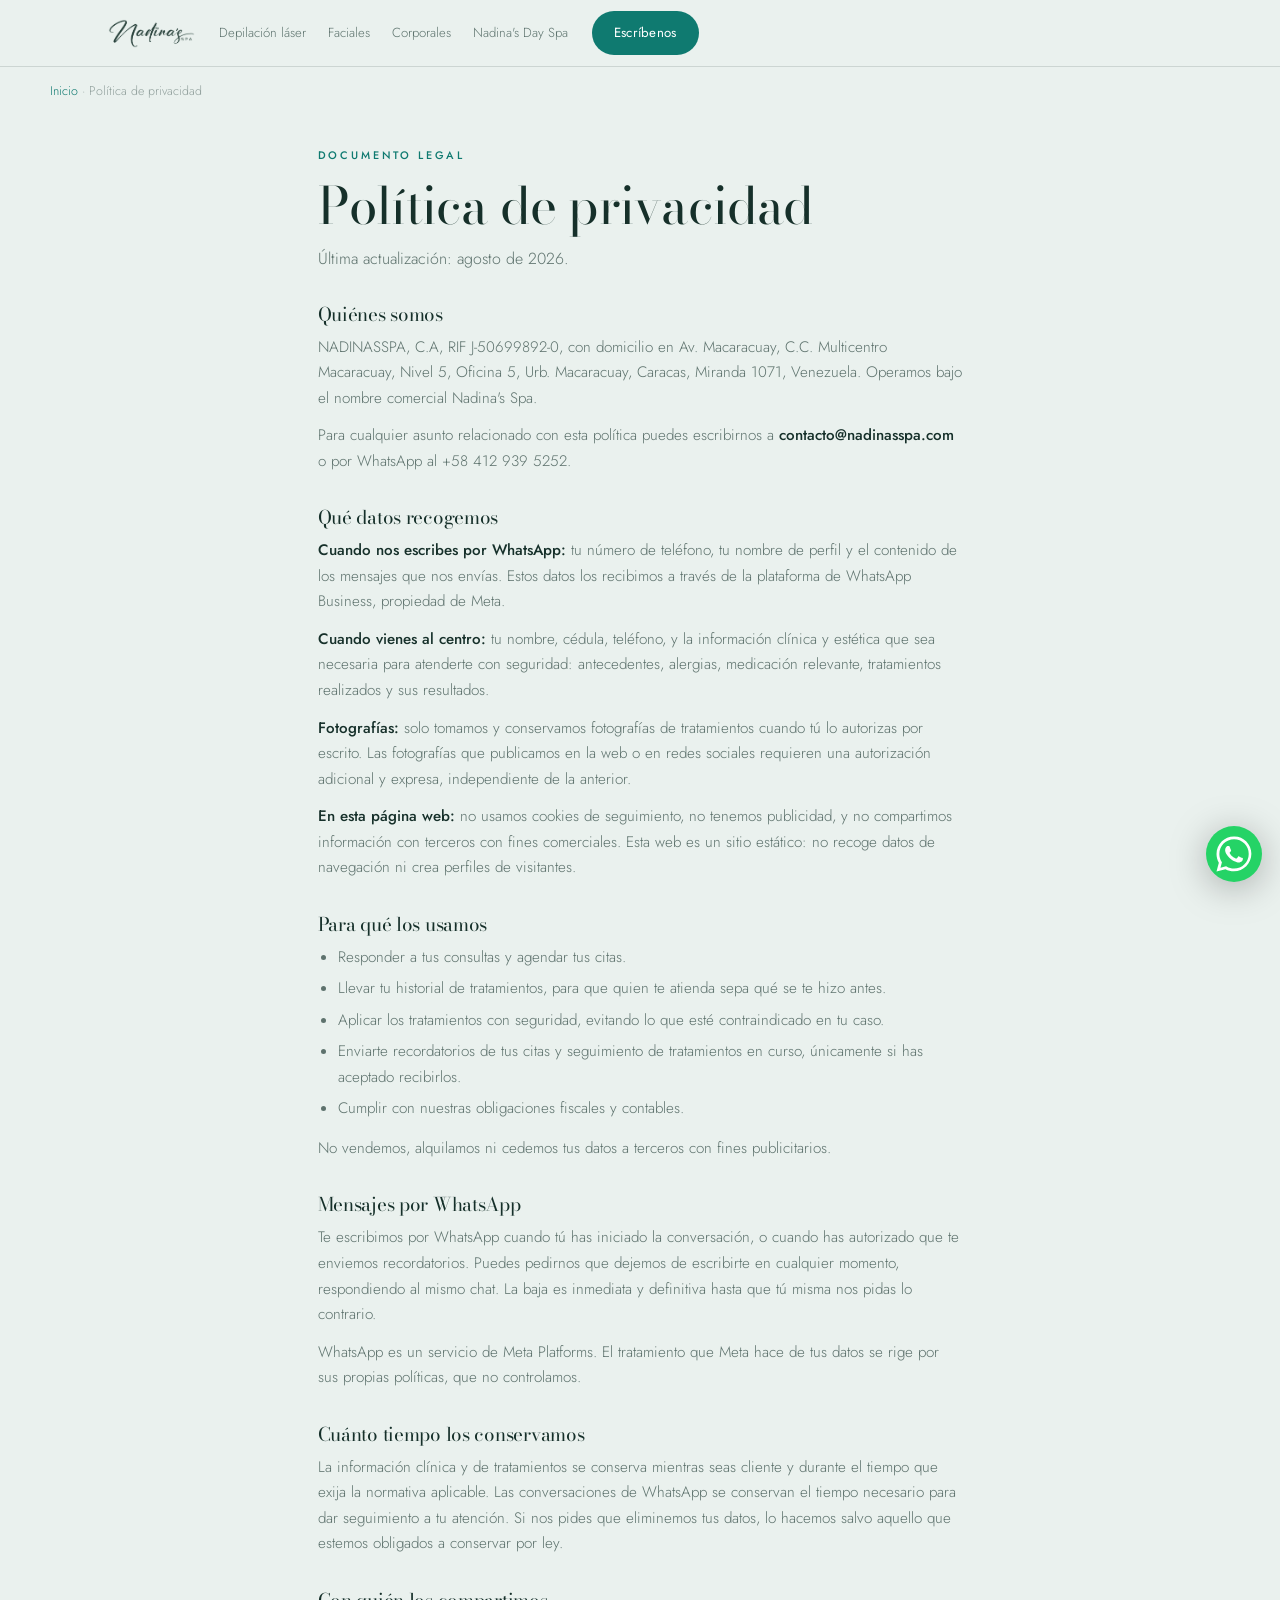
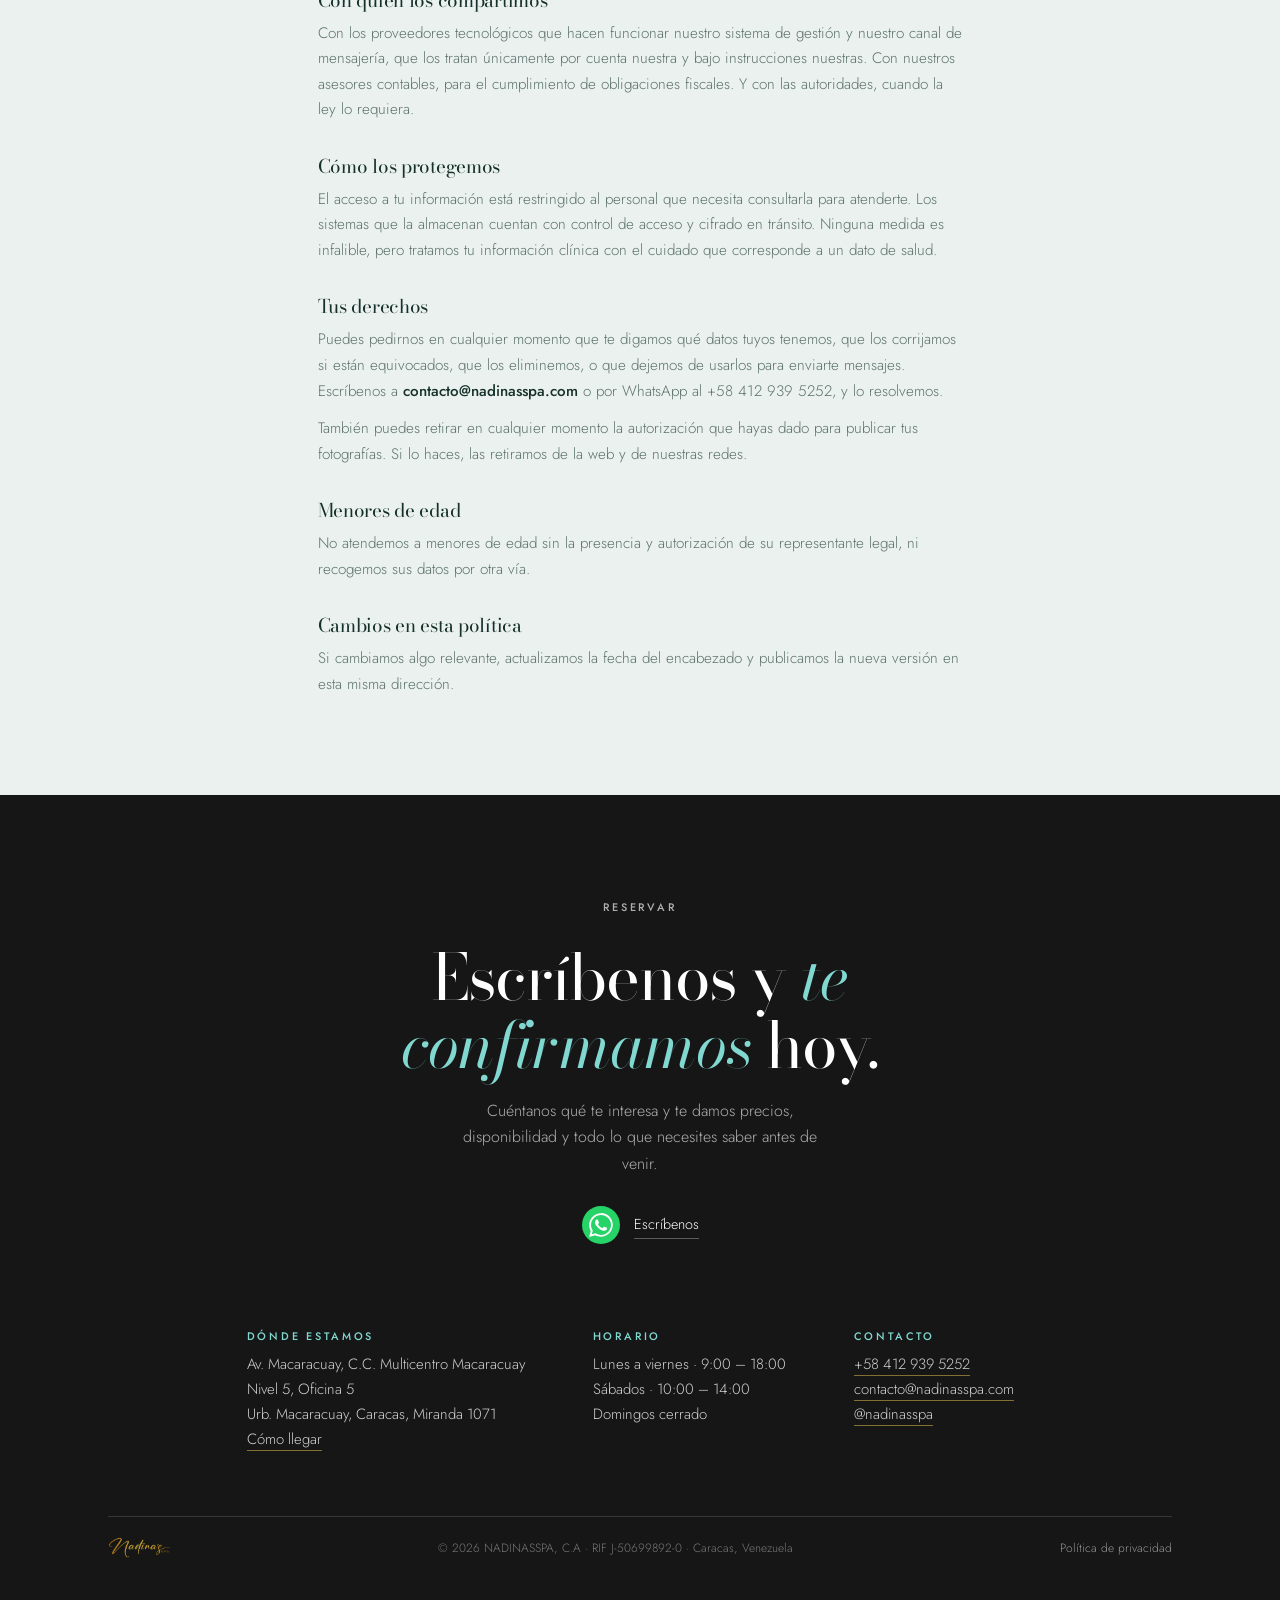
<file: privacidad/index.html>
<!DOCTYPE html>
<html lang="es-VE">
<head>
<meta charset="utf-8">
<meta name="viewport" content="width=device-width, initial-scale=1">
<title>Política de privacidad · Nadina's Spa</title>
<meta name="description" content="Cómo trata NADINASSPA, C.A los datos personales de sus clientes.">
<meta name="theme-color" content="#EAF1EE">
<meta property="og:title" content="Política de privacidad · Nadina's Spa">
<meta property="og:description" content="Cómo trata NADINASSPA, C.A los datos personales de sus clientes.">
<meta property="og:type" content="website">
<link rel="icon" href="../assets/logo/favicon.ico">
<link rel="apple-touch-icon" href="../assets/logo/apple-touch-icon.png">
<link rel="preconnect" href="https://fonts.googleapis.com">
<link rel="preconnect" href="https://fonts.gstatic.com" crossorigin>
<link href="https://fonts.googleapis.com/css2?family=Bodoni+Moda:ital,opsz,wght@0,6..96,400..600;1,6..96,400..500&family=Jost:wght@300..600&display=swap" rel="stylesheet">
<link rel="stylesheet" href="../assets/css/estilo.css">
<script type="application/ld+json">
{
  "@context": "https://schema.org",
  "@type": "HealthAndBeautyBusiness",
  "name": "Nadina's Spa",
  "legalName": "NADINASSPA, C.A",
  "taxID": "J-50699892-0",
  "url": "https://www.nadinasspa.com/",
  "telephone": "+584129395252",
  "email": "contacto@nadinasspa.com",
  "image": "https://www.nadinasspa.com/assets/img/hero-recepcion.webp",
  "address": {
    "@type": "PostalAddress",
    "streetAddress": "Av. Macaracuay, C.C. Multicentro Macaracuay, Nivel 5, Oficina 5",
    "addressLocality": "Caracas",
    "addressRegion": "Miranda",
    "postalCode": "1071",
    "addressCountry": "VE"
  },
  "geo": { "@type": "GeoCoordinates", "latitude": 10.4672212, "longitude": -66.8170936 },
  "hasMap": "https://maps.app.goo.gl/RpD2WbL8R8R6A8N59",
  "sameAs": ["https://instagram.com/nadinasspa"],
  "openingHoursSpecification": [
    { "@type": "OpeningHoursSpecification",
      "dayOfWeek": ["Monday","Tuesday","Wednesday","Thursday","Friday"],
      "opens": "09:00", "closes": "18:00" },
    { "@type": "OpeningHoursSpecification",
      "dayOfWeek": "Saturday", "opens": "10:00", "closes": "14:00" }
  ],
  "priceRange": "$$"
}
</script>

</head>
<body data-base="../">
<header class="nav">
  <div class="nav__in">
    <a href="../index.html" aria-label="Nadina's Spa, inicio"><img class="nav__logo" src="../assets/logo/logotipo-tinta.png" alt="Nadina's Spa"></a>
    <nav class="nav__links" aria-label="Categorías">
      <a href="../laser/">Depilación láser</a>
      <a href="../faciales/">Faciales</a>
      <a href="../corporales/">Corporales</a>
      <a href="../day-spa/">Nadina's Day Spa</a>
    </nav>
    <a class="btn js-wa" data-msg="Hola, quiero reservar una cita." data-tok="NAV">Escríbenos</a>
  </div>
</header>

<main>
<div class="env migas"><a href="../index.html">Inicio</a> · Política de privacidad</div>

<section class="franja" style="padding-top:clamp(24px,4vw,44px)">
  <div class="env" style="max-width:760px">
    <p class="eyebrow">Documento legal</p>
    <h2 style="font-size:clamp(2rem,5vw,3.2rem);max-width:18ch">Política de privacidad</h2>
    <p class="franja__sub">Última actualización: agosto de 2026.</p>

    <div class="legal-doc">
      <h3>Quiénes somos</h3>
      <p>NADINASSPA, C.A, RIF J-50699892-0, con domicilio en Av. Macaracuay, C.C. Multicentro
      Macaracuay, Nivel 5, Oficina 5, Urb. Macaracuay, Caracas, Miranda 1071, Venezuela.
      Operamos bajo el nombre comercial Nadina&#39;s Spa.</p>
      <p>Para cualquier asunto relacionado con esta política puedes escribirnos a
      <strong>contacto@nadinasspa.com</strong> o por WhatsApp al +58 412 939 5252.</p>

      <h3>Qué datos recogemos</h3>
      <p><strong>Cuando nos escribes por WhatsApp:</strong> tu número de teléfono, tu nombre de
      perfil y el contenido de los mensajes que nos envías. Estos datos los recibimos a través
      de la plataforma de WhatsApp Business, propiedad de Meta.</p>
      <p><strong>Cuando vienes al centro:</strong> tu nombre, cédula, teléfono, y la información
      clínica y estética que sea necesaria para atenderte con seguridad: antecedentes,
      alergias, medicación relevante, tratamientos realizados y sus resultados.</p>
      <p><strong>Fotografías:</strong> solo tomamos y conservamos fotografías de tratamientos
      cuando tú lo autorizas por escrito. Las fotografías que publicamos en la web o en redes
      sociales requieren una autorización adicional y expresa, independiente de la anterior.</p>
      <p><strong>En esta página web:</strong> no usamos cookies de seguimiento, no tenemos
      publicidad, y no compartimos información con terceros con fines comerciales. Esta web es
      un sitio estático: no recoge datos de navegación ni crea perfiles de visitantes.</p>

      <h3>Para qué los usamos</h3>
      <ul>
        <li>Responder a tus consultas y agendar tus citas.</li>
        <li>Llevar tu historial de tratamientos, para que quien te atienda sepa qué se te hizo antes.</li>
        <li>Aplicar los tratamientos con seguridad, evitando lo que esté contraindicado en tu caso.</li>
        <li>Enviarte recordatorios de tus citas y seguimiento de tratamientos en curso,
        únicamente si has aceptado recibirlos.</li>
        <li>Cumplir con nuestras obligaciones fiscales y contables.</li>
      </ul>
      <p>No vendemos, alquilamos ni cedemos tus datos a terceros con fines publicitarios.</p>

      <h3>Mensajes por WhatsApp</h3>
      <p>Te escribimos por WhatsApp cuando tú has iniciado la conversación, o cuando has
      autorizado que te enviemos recordatorios. Puedes pedirnos que dejemos de escribirte en
      cualquier momento, respondiendo al mismo chat. La baja es inmediata y definitiva hasta
      que tú misma nos pidas lo contrario.</p>
      <p>WhatsApp es un servicio de Meta Platforms. El tratamiento que Meta hace de tus datos
      se rige por sus propias políticas, que no controlamos.</p>

      <h3>Cuánto tiempo los conservamos</h3>
      <p>La información clínica y de tratamientos se conserva mientras seas cliente y durante
      el tiempo que exija la normativa aplicable. Las conversaciones de WhatsApp se conservan
      el tiempo necesario para dar seguimiento a tu atención. Si nos pides que eliminemos tus
      datos, lo hacemos salvo aquello que estemos obligados a conservar por ley.</p>

      <h3>Con quién los compartimos</h3>
      <p>Con los proveedores tecnológicos que hacen funcionar nuestro sistema de gestión y
      nuestro canal de mensajería, que los tratan únicamente por cuenta nuestra y bajo
      instrucciones nuestras. Con nuestros asesores contables, para el cumplimiento de
      obligaciones fiscales. Y con las autoridades, cuando la ley lo requiera.</p>

      <h3>Cómo los protegemos</h3>
      <p>El acceso a tu información está restringido al personal que necesita consultarla para
      atenderte. Los sistemas que la almacenan cuentan con control de acceso y cifrado en
      tránsito. Ninguna medida es infalible, pero tratamos tu información clínica con el
      cuidado que corresponde a un dato de salud.</p>

      <h3>Tus derechos</h3>
      <p>Puedes pedirnos en cualquier momento que te digamos qué datos tuyos tenemos, que los
      corrijamos si están equivocados, que los eliminemos, o que dejemos de usarlos para
      enviarte mensajes. Escríbenos a <strong>contacto@nadinasspa.com</strong> o por WhatsApp
      al +58 412 939 5252, y lo resolvemos.</p>
      <p>También puedes retirar en cualquier momento la autorización que hayas dado para
      publicar tus fotografías. Si lo haces, las retiramos de la web y de nuestras redes.</p>

      <h3>Menores de edad</h3>
      <p>No atendemos a menores de edad sin la presencia y autorización de su representante
      legal, ni recogemos sus datos por otra vía.</p>

      <h3>Cambios en esta política</h3>
      <p>Si cambiamos algo relevante, actualizamos la fecha del encabezado y publicamos la
      nueva versión en esta misma dirección.</p>
    </div>
  </div>
</section>
</main>

<section class="res" id="reservar">
  <div class="env">
    <p class="eyebrow">Reservar</p>
    <h2>Escríbenos y <em>te confirmamos</em> hoy.</h2>
    <p>Cuéntanos qué te interesa y te damos precios, disponibilidad y todo lo que necesites saber antes de venir.</p>
    <a class="wa-marca js-wa" data-msg="Hola, quiero reservar una cita en Nadina's Spa." data-tok="PIE">
      <img class="wa-marca__logo" src="../assets/logo/whatsapp.svg" alt="WhatsApp" width="38" height="38">
      <span class="wa-marca__txt">Escríbenos</span>
    </a>

    <div class="datos">
      <div>
        <span class="eyebrow">Dónde estamos</span>
        <p>Av. Macaracuay, C.C. Multicentro Macaracuay<br>Nivel 5, Oficina 5<br>Urb. Macaracuay, Caracas, Miranda 1071<br>
        <a href="https://maps.app.goo.gl/RpD2WbL8R8R6A8N59" target="_blank" rel="noopener">Cómo llegar</a></p>
      </div>
      <div>
        <span class="eyebrow">Horario</span>
        <p>Lunes a viernes · 9:00 – 18:00<br>Sábados · 10:00 – 14:00<br>Domingos cerrado</p>
      </div>
      <div>
        <span class="eyebrow">Contacto</span>
        <p><a class="js-wa" data-msg="Hola, tengo una consulta." data-tok="TEL">+58 412 939 5252</a><br>
        <a href="mailto:contacto@nadinasspa.com">contacto@nadinasspa.com</a><br>
        <a href="https://instagram.com/nadinasspa" target="_blank" rel="noopener">@nadinasspa</a></p>
      </div>
    </div>

    <div class="pie">
      <img src="../assets/logo/logotipo-oro.png" alt="Nadina's Spa">
      <span>© <span id="anio"></span> NADINASSPA, C.A · RIF J-50699892-0 · Caracas, Venezuela</span>
      <a href="../privacidad/">Política de privacidad</a>
    </div>
  </div>
</section>

<a class="flota js-wa" data-msg="Hola, quiero reservar una cita en Nadina's Spa." data-tok="FLOT" aria-label="Escríbenos por WhatsApp">
  <img src="../assets/logo/whatsapp.svg" alt="WhatsApp" width="56" height="56">
</a>

<script src="../assets/js/datos.js"></script>
<script src="../assets/js/comun.js"></script>
</body>
</html>
</file>
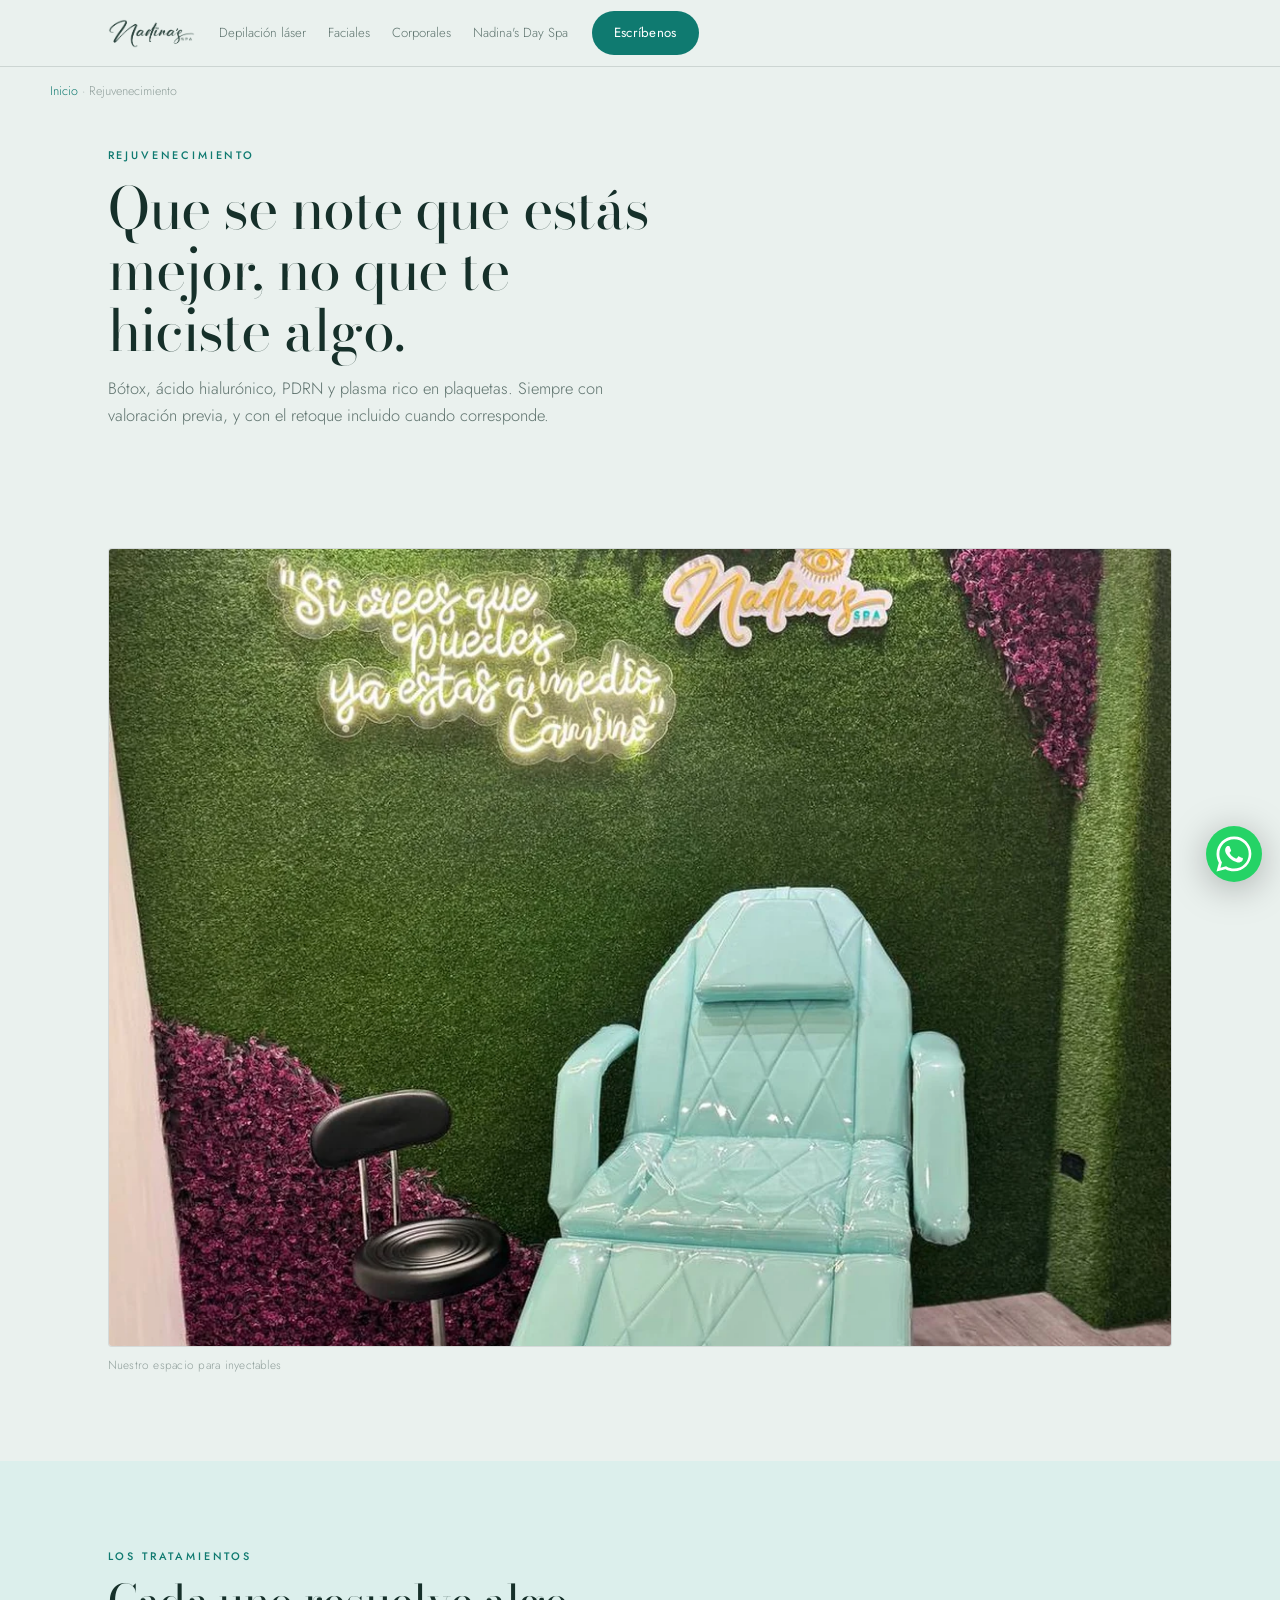
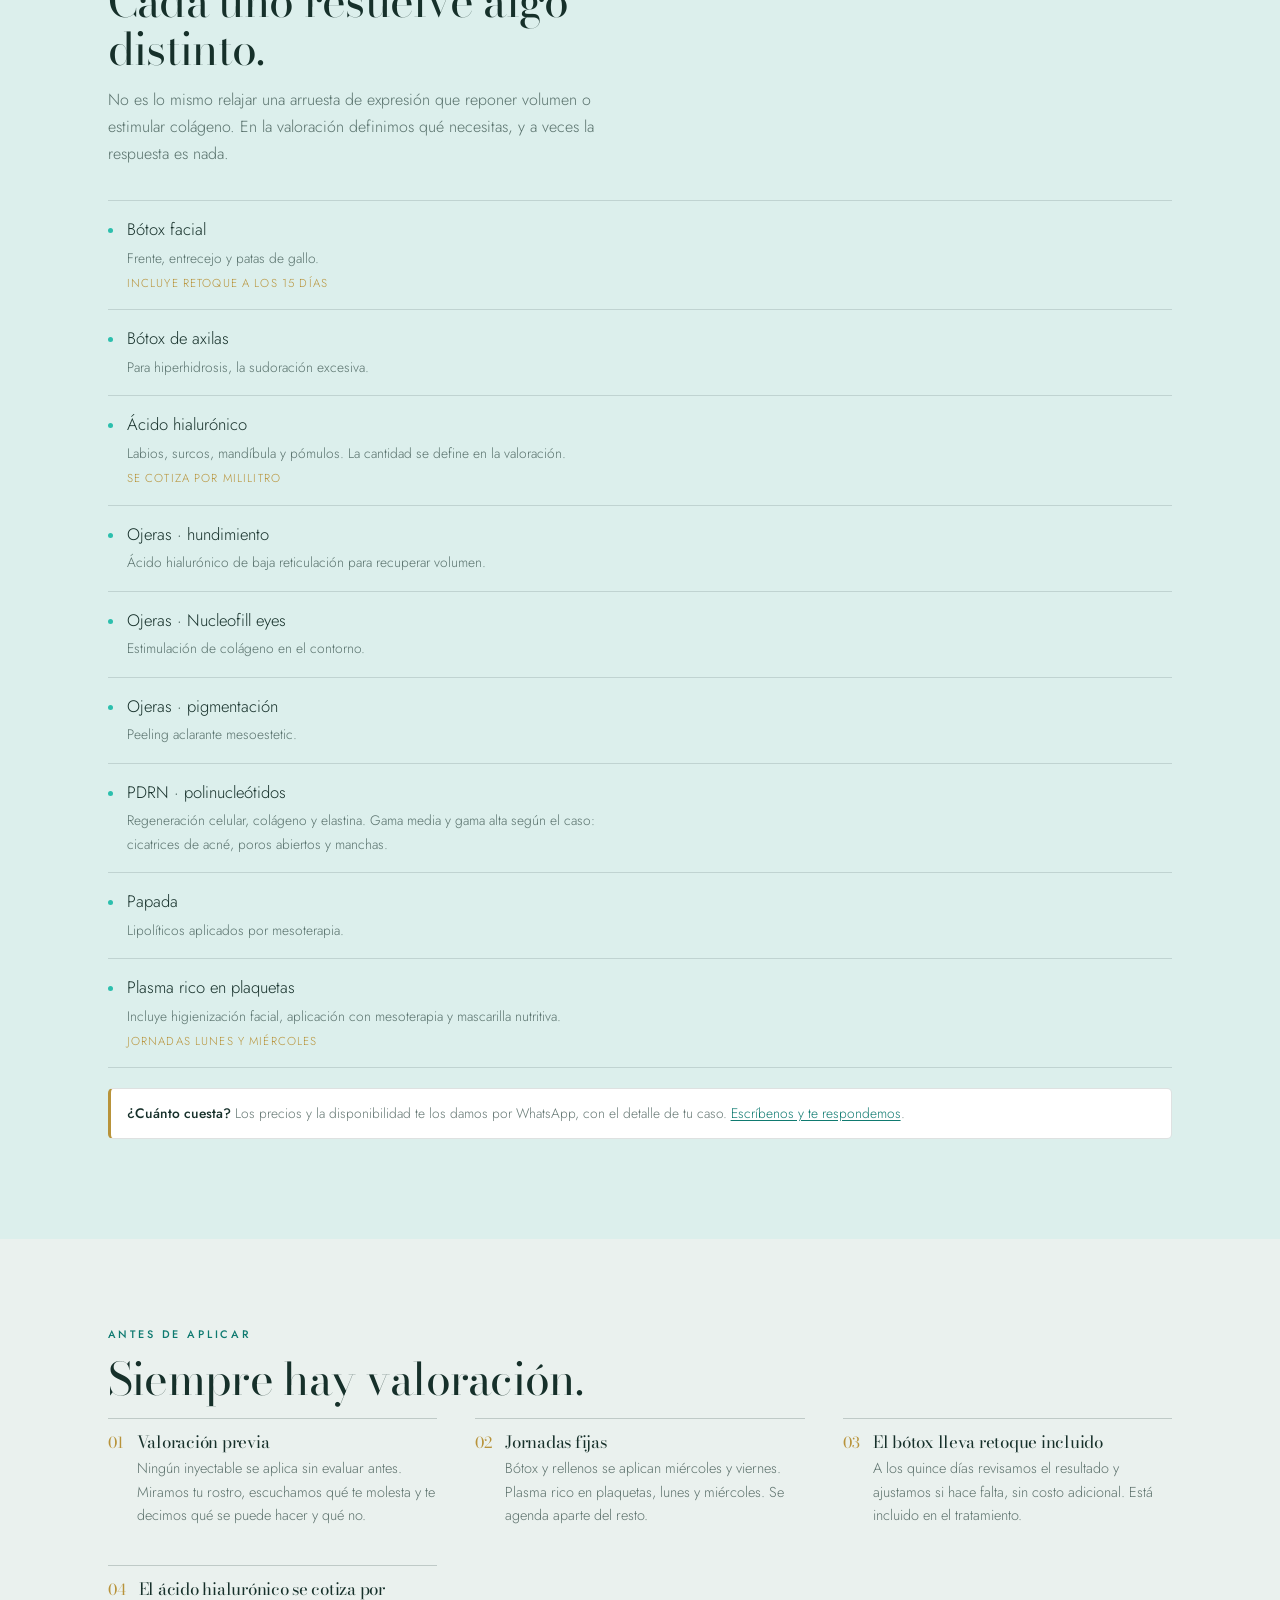
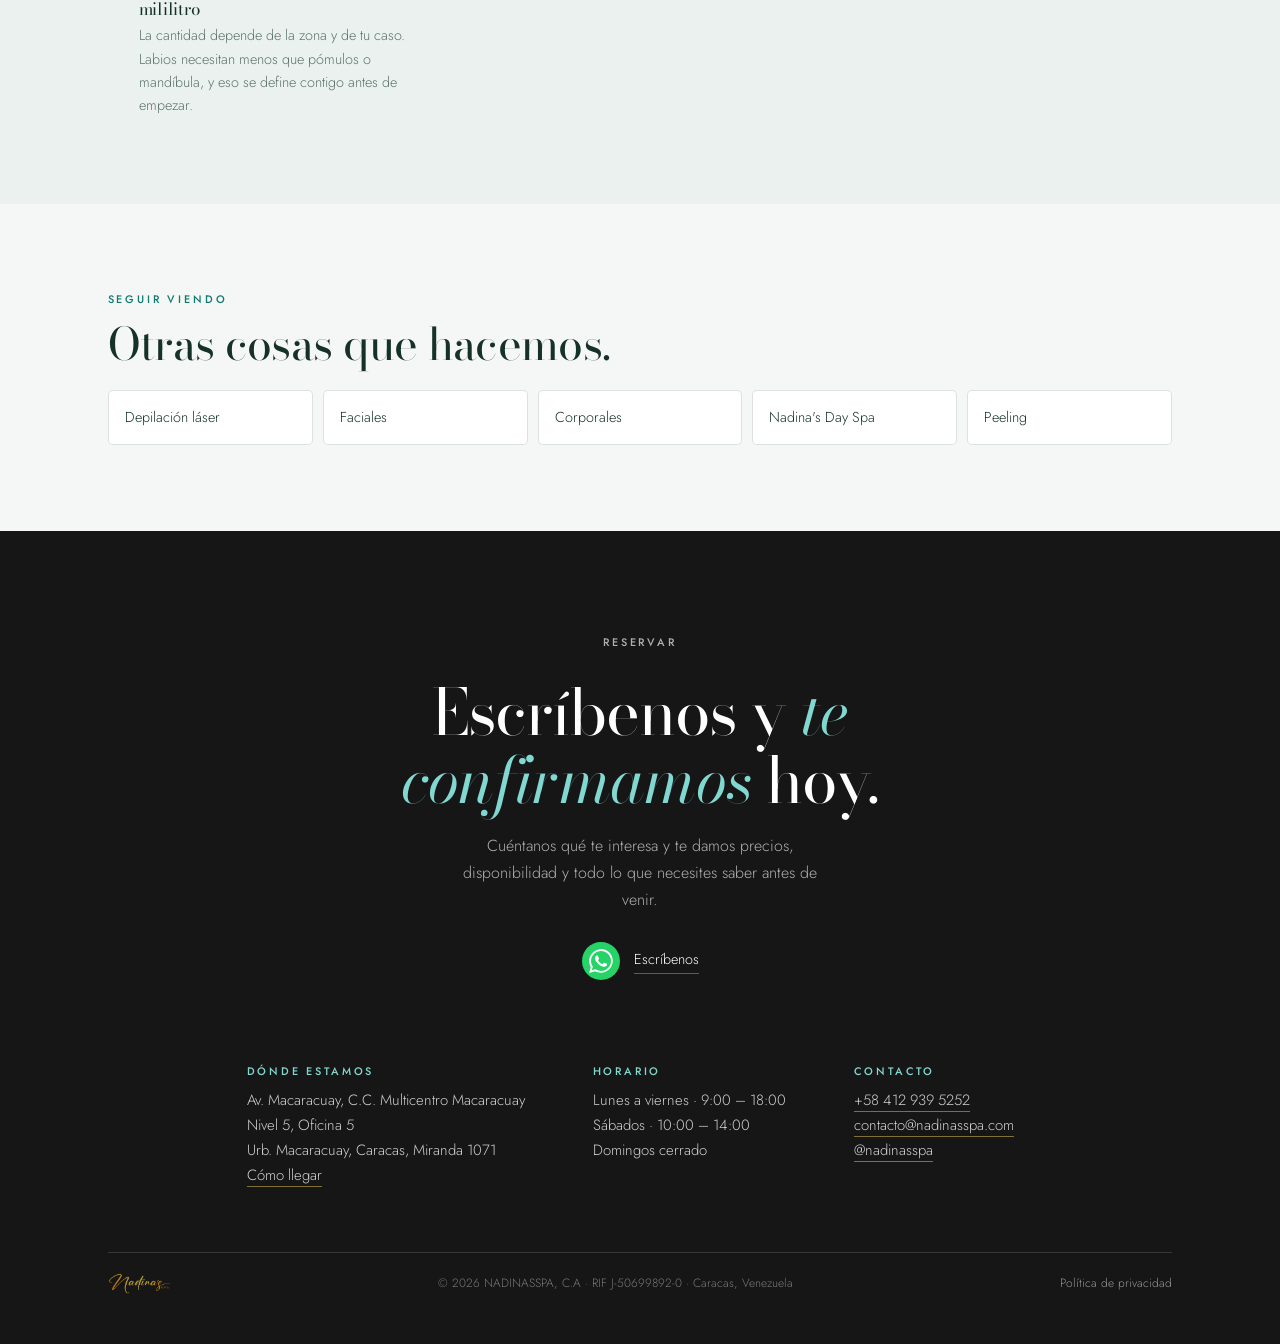
<file: rejuvenecimiento/index.html>
<!DOCTYPE html>
<html lang="es-VE">
<head>
<meta charset="utf-8">
<meta name="viewport" content="width=device-width, initial-scale=1">
<title>Rejuvenecimiento · Nadina's Spa</title>
<meta name="description" content="Bótox, ácido hialurónico y PDRN en Caracas. Centro estético en Macaracuay.">
<meta name="theme-color" content="#EAF1EE">
<meta property="og:title" content="Rejuvenecimiento · Nadina's Spa">
<meta property="og:description" content="Bótox, ácido hialurónico y PDRN en Caracas. Centro estético en Macaracuay.">
<meta property="og:type" content="website">
<link rel="icon" href="../assets/logo/favicon.ico">
<link rel="apple-touch-icon" href="../assets/logo/apple-touch-icon.png">
<link rel="preconnect" href="https://fonts.googleapis.com">
<link rel="preconnect" href="https://fonts.gstatic.com" crossorigin>
<link href="https://fonts.googleapis.com/css2?family=Bodoni+Moda:ital,opsz,wght@0,6..96,400..600;1,6..96,400..500&family=Jost:wght@300..600&display=swap" rel="stylesheet">
<link rel="stylesheet" href="../assets/css/estilo.css">
<script type="application/ld+json">
{
  "@context": "https://schema.org",
  "@type": "HealthAndBeautyBusiness",
  "name": "Nadina's Spa",
  "legalName": "NADINASSPA, C.A",
  "taxID": "J-50699892-0",
  "url": "https://www.nadinasspa.com/",
  "telephone": "+584129395252",
  "email": "contacto@nadinasspa.com",
  "image": "https://www.nadinasspa.com/assets/img/hero-recepcion.webp",
  "address": {
    "@type": "PostalAddress",
    "streetAddress": "Av. Macaracuay, C.C. Multicentro Macaracuay, Nivel 5, Oficina 5",
    "addressLocality": "Caracas",
    "addressRegion": "Miranda",
    "postalCode": "1071",
    "addressCountry": "VE"
  },
  "geo": { "@type": "GeoCoordinates", "latitude": 10.4672212, "longitude": -66.8170936 },
  "hasMap": "https://maps.app.goo.gl/RpD2WbL8R8R6A8N59",
  "sameAs": ["https://instagram.com/nadinasspa"],
  "openingHoursSpecification": [
    { "@type": "OpeningHoursSpecification",
      "dayOfWeek": ["Monday","Tuesday","Wednesday","Thursday","Friday"],
      "opens": "09:00", "closes": "18:00" },
    { "@type": "OpeningHoursSpecification",
      "dayOfWeek": "Saturday", "opens": "10:00", "closes": "14:00" }
  ],
  "priceRange": "$$"
}
</script>

</head>
<body data-base="../">
<header class="nav">
  <div class="nav__in">
    <a href="../index.html" aria-label="Nadina's Spa, inicio"><img class="nav__logo" src="../assets/logo/logotipo-tinta.png" alt="Nadina's Spa"></a>
    <nav class="nav__links" aria-label="Categorías">
      <a href="../laser/">Depilación láser</a>
      <a href="../faciales/">Faciales</a>
      <a href="../corporales/">Corporales</a>
      <a href="../day-spa/">Nadina's Day Spa</a>
    </nav>
    <a class="btn js-wa" data-msg="Hola, quiero reservar una cita." data-tok="NAV">Escríbenos</a>
  </div>
</header>

<main>
<div class="env migas"><a href="../index.html">Inicio</a> · Rejuvenecimiento</div>

<section class="franja" style="padding-top:clamp(24px,4vw,44px)">
  <div class="env">
    <p class="eyebrow">Rejuvenecimiento</p>
    <h2 style="font-size:clamp(2.1rem,5.4vw,3.6rem);max-width:16ch">Que se note que estás mejor, no que te hiciste algo.</h2>
    <p class="franja__sub" style="font-size:1.03rem">Bótox, ácido hialurónico, PDRN y plasma rico en plaquetas. Siempre con valoración previa, y con el retoque incluido cuando corresponde.</p>
  </div>
</section>

<section class="franja" style="padding-top:0">
  <div class="env">
    <div class="foto"><img data-medio="pared-verde" alt="Espacio de tratamientos de rejuvenecimiento" loading="lazy" width="1400" height="875"></div>
    <p class="pie-foto">Nuestro espacio para inyectables</p>
  </div>
</section>


<section class="franja franja--menta">
  <div class="env">
    <p class="eyebrow">Los tratamientos</p>
    <h2>Cada uno resuelve algo distinto.</h2>
    <p class="franja__sub">No es lo mismo relajar una arruesta de expresión que reponer volumen o estimular colágeno. En la valoración definimos qué necesitas, y a veces la respuesta es nada.</p>
    <div class="servs">
      <div class="serv rev"><span class="serv__b"></span><div><span class="serv__n">Bótox facial</span><p class="serv__d">Frente, entrecejo y patas de gallo.</p><span class="serv__u">Incluye retoque a los 15 días</span></div></div>
      <div class="serv rev"><span class="serv__b"></span><div><span class="serv__n">Bótox de axilas</span><p class="serv__d">Para hiperhidrosis, la sudoración excesiva.</p></div></div>
      <div class="serv rev"><span class="serv__b"></span><div><span class="serv__n">Ácido hialurónico</span><p class="serv__d">Labios, surcos, mandíbula y pómulos. La cantidad se define en la valoración.</p><span class="serv__u">Se cotiza por mililitro</span></div></div>
      <div class="serv rev"><span class="serv__b"></span><div><span class="serv__n">Ojeras · hundimiento</span><p class="serv__d">Ácido hialurónico de baja reticulación para recuperar volumen.</p></div></div>
      <div class="serv rev"><span class="serv__b"></span><div><span class="serv__n">Ojeras · Nucleofill eyes</span><p class="serv__d">Estimulación de colágeno en el contorno.</p></div></div>
      <div class="serv rev"><span class="serv__b"></span><div><span class="serv__n">Ojeras · pigmentación</span><p class="serv__d">Peeling aclarante mesoestetic.</p></div></div>
      <div class="serv rev"><span class="serv__b"></span><div><span class="serv__n">PDRN · polinucleótidos</span><p class="serv__d">Regeneración celular, colágeno y elastina. Gama media y gama alta según el caso: cicatrices de acné, poros abiertos y manchas.</p></div></div>
      <div class="serv rev"><span class="serv__b"></span><div><span class="serv__n">Papada</span><p class="serv__d">Lipolíticos aplicados por mesoterapia.</p></div></div>
      <div class="serv rev"><span class="serv__b"></span><div><span class="serv__n">Plasma rico en plaquetas</span><p class="serv__d">Incluye higienización facial, aplicación con mesoterapia y mascarilla nutritiva.</p><span class="serv__u">Jornadas lunes y miércoles</span></div></div>
    </div>
    <p class="aviso"><b>¿Cuánto cuesta?</b> Los precios y la disponibilidad te los damos por WhatsApp, con el detalle de tu caso. <a class="js-wa" data-msg="Hola, quiero consultar precios y disponibilidad." data-tok="REJ">Escríbenos y te respondemos</a>.</p>
  </div>
</section>

<section class="franja">
  <div class="env">
    <p class="eyebrow">Antes de aplicar</p>
    <h2>Siempre hay valoración.</h2>
    <div class="pasos">
      <div class="paso rev"><span class="paso__n">01</span><div><h3>Valoración previa</h3><p>Ningún inyectable se aplica sin evaluar antes. Miramos tu rostro, escuchamos qué te molesta y te decimos qué se puede hacer y qué no.</p></div></div>
      <div class="paso rev"><span class="paso__n">02</span><div><h3>Jornadas fijas</h3><p>Bótox y rellenos se aplican miércoles y viernes. Plasma rico en plaquetas, lunes y miércoles. Se agenda aparte del resto.</p></div></div>
      <div class="paso rev"><span class="paso__n">03</span><div><h3>El bótox lleva retoque incluido</h3><p>A los quince días revisamos el resultado y ajustamos si hace falta, sin costo adicional. Está incluido en el tratamiento.</p></div></div>
      <div class="paso rev"><span class="paso__n">04</span><div><h3>El ácido hialurónico se cotiza por mililitro</h3><p>La cantidad depende de la zona y de tu caso. Labios necesitan menos que pómulos o mandíbula, y eso se define contigo antes de empezar.</p></div></div>
    </div>
  </div>
</section>

<section class="franja franja--papel">
  <div class="env">
    <p class="eyebrow">Seguir viendo</p>
    <h2>Otras cosas que hacemos.</h2>
    <div class="otras">
      <a href="../laser/">Depilación láser</a>
      <a href="../faciales/">Faciales</a>
      <a href="../corporales/">Corporales</a>
      <a href="../day-spa/">Nadina's Day Spa</a>
      <a href="../peeling/">Peeling</a>
    </div>
  </div>
</section>
</main>

<section class="res" id="reservar">
  <div class="env">
    <p class="eyebrow">Reservar</p>
    <h2>Escríbenos y <em>te confirmamos</em> hoy.</h2>
    <p>Cuéntanos qué te interesa y te damos precios, disponibilidad y todo lo que necesites saber antes de venir.</p>
    <a class="wa-marca js-wa" data-msg="Hola, quiero reservar una cita en Nadina's Spa." data-tok="PIE">
      <img class="wa-marca__logo" src="../assets/logo/whatsapp.svg" alt="WhatsApp" width="38" height="38">
      <span class="wa-marca__txt">Escríbenos</span>
    </a>

    <div class="datos">
      <div>
        <span class="eyebrow">Dónde estamos</span>
        <p>Av. Macaracuay, C.C. Multicentro Macaracuay<br>Nivel 5, Oficina 5<br>Urb. Macaracuay, Caracas, Miranda 1071<br>
        <a href="https://maps.app.goo.gl/RpD2WbL8R8R6A8N59" target="_blank" rel="noopener">Cómo llegar</a></p>
      </div>
      <div>
        <span class="eyebrow">Horario</span>
        <p>Lunes a viernes · 9:00 – 18:00<br>Sábados · 10:00 – 14:00<br>Domingos cerrado</p>
      </div>
      <div>
        <span class="eyebrow">Contacto</span>
        <p><a class="js-wa" data-msg="Hola, tengo una consulta." data-tok="TEL">+58 412 939 5252</a><br>
        <a href="mailto:contacto@nadinasspa.com">contacto@nadinasspa.com</a><br>
        <a href="https://instagram.com/nadinasspa" target="_blank" rel="noopener">@nadinasspa</a></p>
      </div>
    </div>

    <div class="pie">
      <img src="../assets/logo/logotipo-oro.png" alt="Nadina's Spa">
      <span>© <span id="anio"></span> NADINASSPA, C.A · RIF J-50699892-0 · Caracas, Venezuela</span>
      <a href="../privacidad/">Política de privacidad</a>
    </div>
  </div>
</section>

<a class="flota js-wa" data-msg="Hola, quiero reservar una cita en Nadina's Spa." data-tok="FLOT" aria-label="Escríbenos por WhatsApp">
  <img src="../assets/logo/whatsapp.svg" alt="WhatsApp" width="56" height="56">
</a>

<script src="../assets/js/datos.js"></script>
<script src="../assets/js/comun.js"></script>
</body>
</html>
</file>
<file: assets/css/estilo.css>
/* ===========================================================================
   NADINA'S SPA — hoja de estilo única, compartida por todas las páginas
   Dirección 1A · fondo claro · móvil primero
   =========================================================================== */
:root{
  --papel:#F4F7F5;
  --papel-2:#EAF1EE;
  --menta-pal:#DCEFEC;
  --nube:#FFFFFF;
  --madera:#E8DDCB;        /* la madera clara de la recepción */
  --madera-2:#D6C4A8;

  --turquesa:#2CBFAD;
  --verde-hondo:#0F7A70;
  --menta:#81D8D0;
  --oro:#B8933A;
  --oro-vivo:#DBB94D;
  --tinta:#16302A;
  --negro:#161616;

  --tinta-2:rgba(22,48,42,.66);
  --tinta-3:rgba(22,48,42,.42);
  --linea:rgba(22,48,42,.14);
  --linea-2:rgba(22,48,42,.20);

  --display:"Bodoni Moda",Georgia,serif;
  --texto:"Jost",-apple-system,BlinkMacSystemFont,"Segoe UI",sans-serif;
  --max:1180px;
  --px:clamp(18px,4.5vw,58px);
}
*,*::before,*::after{box-sizing:border-box}
html{scroll-behavior:smooth;-webkit-text-size-adjust:100%}
body{margin:0;background:var(--papel-2);color:var(--tinta);font-family:var(--texto);
  font-weight:300;font-size:16px;line-height:1.68;-webkit-font-smoothing:antialiased;overflow-x:hidden}
img{max-width:100%;display:block}
button{font:inherit;color:inherit}
a{color:inherit}
h1,h2,h3{font-family:var(--display);font-weight:400;line-height:1.06;letter-spacing:-.015em;margin:0}
.env{max-width:var(--max);margin:0 auto;padding-inline:var(--px)}
.eyebrow{font-size:.68rem;letter-spacing:.26em;text-transform:uppercase;font-weight:500;color:var(--verde-hondo);margin:0}
.sr{position:absolute;width:1px;height:1px;overflow:hidden;clip:rect(0 0 0 0)}

/* ---------- barra ---------- */
.nav{position:sticky;top:0;z-index:80;background:rgba(234,241,238,.92);backdrop-filter:blur(16px);border-bottom:1px solid var(--linea)}
.nav__in{max-width:var(--max);margin:0 auto;padding:11px var(--px);display:flex;align-items:center;gap:24px}
.nav__logo{height:29px;width:auto;margin-right:auto}
.nav__links{display:flex;gap:22px}
.nav__links a{color:var(--tinta-2);text-decoration:none;font-size:.82rem;transition:color .25s}
.nav__links a:hover,.nav__links a[aria-current]{color:var(--verde-hondo)}
@media(max-width:900px){.nav__links{display:none}}

.btn{display:inline-flex;align-items:center;justify-content:center;gap:8px;background:var(--verde-hondo);color:#fff;
  font-size:.83rem;font-weight:400;letter-spacing:.02em;text-decoration:none;padding:11px 22px;border:0;border-radius:999px;
  cursor:pointer;transition:transform .18s,background .18s}
.btn:hover{transform:translateY(-2px);background:#0C665E}
.btn--g{background:transparent;color:var(--tinta);border:1px solid var(--linea)}
.btn--g:hover{background:var(--menta-pal);border-color:var(--menta)}
.btn--lg{padding:15px 30px;font-size:.94rem}
.btn--b{background:var(--turquesa);color:#0B1615}
.btn--b:hover{background:var(--menta)}

/* ---------- portada ---------- */
.hero{position:relative;overflow:hidden;padding:clamp(30px,7vw,80px) 0 clamp(28px,6vw,64px)}
.hero__aura{position:absolute;inset:0;pointer-events:none;z-index:0}
.hero__aura i{position:absolute;border-radius:50%;filter:blur(70px);opacity:.5;animation:flota 24s ease-in-out infinite alternate}
.hero__aura i:nth-child(1){width:46vw;height:46vw;right:-8%;top:-14%;background:radial-gradient(circle,rgba(129,216,208,.7),transparent 68%)}
.hero__aura i:nth-child(2){width:32vw;height:32vw;left:-6%;bottom:-16%;background:radial-gradient(circle,rgba(219,185,77,.3),transparent 68%);animation-delay:-9s}
@keyframes flota{to{transform:translate3d(8px,-12px,0) scale(1.14)}}
.hero__in{position:relative;z-index:1;display:grid;gap:clamp(26px,5vw,44px)}
.hero h1{font-size:clamp(2.6rem,7.8vw,5.3rem);margin:18px 0 20px;max-width:13ch;line-height:1.04}
.hero h1 em{font-style:italic;color:var(--verde-hondo)}
.hero__p{color:var(--tinta-2);max-width:44ch;margin:0 0 28px;font-size:1.03rem}
.hero__cta{display:flex;flex-wrap:wrap;gap:11px}
.marco{aspect-ratio:16/10;border:1px solid var(--linea);border-radius:3px;overflow:hidden;background:var(--papel);
  display:grid;place-items:center;padding:26px;text-align:center;position:relative}
.marco img,.marco video{width:100%;height:100%;object-fit:cover;position:absolute;inset:0}
.marco span{font-size:.66rem;letter-spacing:.18em;text-transform:uppercase;color:var(--tinta-3);max-width:23ch;z-index:1}

/* ---------- la puerta · rejilla B+ ---------- */
.puerta{padding:clamp(40px,6vw,76px) 0}
.puerta__cab{max-width:44ch;margin-bottom:26px}
.puerta__cab h2{font-size:clamp(1.8rem,4.2vw,2.8rem);margin:12px 0 10px}
.puerta__cab p{color:var(--tinta-2);margin:0;font-size:.97rem}
.rej{display:grid;grid-template-columns:repeat(6,1fr);grid-auto-rows:150px;gap:14px}
.tarj{background:var(--nube);border:1px solid var(--linea);border-radius:6px;overflow:hidden;text-decoration:none;
  display:flex;flex-direction:column;transition:transform .22s ease,border-color .22s ease,box-shadow .22s ease}
.tarj:hover{transform:translateY(-3px);border-color:var(--menta);box-shadow:0 10px 26px rgba(22,48,42,.09)}
.tarj__f{flex:1;min-height:0;position:relative;overflow:hidden;background:var(--papel-2)}
.tarj__f img{width:100%;height:100%;object-fit:cover;transition:transform .5s ease}
.tarj:hover .tarj__f img{transform:scale(1.045)}
.tarj__p{padding:13px 16px 16px}
.tarj h3{font-size:1.14rem}
.tarj p{margin:3px 0 0;font-size:.79rem;color:var(--tinta-2);line-height:1.45}
.tarj--ancha{grid-column:span 4;grid-row:span 2}
.tarj--ancha .tarj__p{padding:18px 22px 22px}
.tarj--ancha h3{font-size:clamp(1.6rem,3.2vw,2.3rem)}
.tarj--ancha p{font-size:.92rem;max-width:40ch;margin-top:5px}
.tarj--med{grid-column:span 2}
@media(max-width:820px){
  .rej{grid-template-columns:repeat(2,1fr);grid-auto-rows:150px}
  .tarj--ancha{grid-column:1/-1;grid-row:span 2}
  .tarj--med{grid-column:span 1}
  .tarj--ancha h3{font-size:1.7rem}
}

/* ---------- franjas de contenido ---------- */
.franja{padding:clamp(44px,7vw,86px) 0}
.franja--menta{background:var(--menta-pal)}
.franja--papel{background:var(--papel)}
.franja h2{font-size:clamp(1.8rem,4.2vw,2.8rem);margin:13px 0 14px;max-width:22ch}
.franja__sub{color:var(--tinta-2);max-width:56ch;margin:0 0 32px}

.pasos{display:grid;grid-template-columns:repeat(auto-fit,minmax(240px,1fr));gap:clamp(20px,3.4vw,38px)}
.paso{border-top:1px solid var(--linea-2);padding-top:14px;display:grid;grid-template-columns:auto 1fr;gap:13px}
.paso__n{font-family:var(--display);font-size:.95rem;color:var(--oro);line-height:1.35}
.paso h3{font-size:1.06rem;line-height:1.15;margin-bottom:5px}
.paso p{margin:0;font-size:.9rem;line-height:1.62;color:var(--tinta-2)}

/* dos columnas texto + foto */
.duo{display:grid;grid-template-columns:1.05fr .95fr;gap:clamp(26px,5vw,60px);align-items:center}
.duo--inv > :first-child{order:2}
@media(max-width:860px){.duo{grid-template-columns:1fr}.duo--inv > :first-child{order:0}}
.duo h2{margin-bottom:18px}
.duo p{color:var(--tinta-2);margin:0 0 14px}
.foto{border:1px solid var(--linea);border-radius:4px;overflow:hidden;background:var(--papel)}
.foto img{width:100%;height:auto}
.foto--v{aspect-ratio:4/5}
.foto--v img{height:100%;object-fit:cover}
.pie-foto{font-size:.74rem;color:var(--tinta-3);margin:8px 0 0;letter-spacing:.02em}

.firma-f{font-family:var(--display);font-style:italic;font-size:1.08rem;color:var(--oro);margin-top:22px;display:block}
.hueco{width:100%;height:100%;display:grid;place-items:center;text-align:center;padding:24px;background:var(--papel-2)}
.hueco span{font-size:.66rem;letter-spacing:.18em;text-transform:uppercase;color:var(--tinta-3);max-width:20ch}

/* lista de servicios sin precio */
.servs{display:grid;gap:0;margin-top:8px}
.serv{display:grid;grid-template-columns:auto minmax(0,1fr);gap:14px;padding:16px 0;border-top:1px solid var(--linea)}
.serv:last-child{border-bottom:1px solid var(--linea)}
.serv__b{width:5px;height:5px;border-radius:50%;background:var(--turquesa);margin-top:11px}
.serv__n{font-size:1.04rem;line-height:1.3}
.serv__d{font-size:.86rem;color:var(--tinta-2);margin:3px 0 0;max-width:64ch}
.serv__u{font-size:.72rem;color:var(--oro);letter-spacing:.1em;text-transform:uppercase;margin-top:4px;display:block}

/* tarjeta de aviso */
.aviso{background:var(--nube);border:1px solid var(--linea);border-left:3px solid var(--oro);border-radius:5px;
  padding:14px 16px;margin-top:20px;font-size:.86rem;line-height:1.55;color:var(--tinta-2)}
.aviso b{font-weight:500;color:var(--tinta)}
.aviso a{color:var(--verde-hondo);text-decoration:underline;text-underline-offset:2px}

/* ---------- configurador ---------- */
.conf__grid{display:grid;grid-template-columns:minmax(0,300px) minmax(0,1fr);gap:clamp(22px,4vw,46px);align-items:start;margin-top:26px}
@media(max-width:960px){.conf__grid{grid-template-columns:1fr}}
.cuerpo{background:var(--nube);border:1px solid var(--linea);border-radius:6px;padding:14px;position:relative}
.cuerpo svg{width:100%;height:auto;display:block;max-height:58vh;margin:0 auto}
.silueta{fill:#DCE6E3}
.zona{fill:var(--turquesa);opacity:0;cursor:pointer;transition:opacity .22s}
.zona:hover{opacity:.34}
.zona.on{opacity:.9}
.pista{position:absolute;left:0;right:0;bottom:7px;text-align:center;font-size:.72rem;color:var(--tinta-3);pointer-events:none}
.mandos{display:flex;flex-wrap:wrap;gap:9px;margin-bottom:20px}
.seg{display:inline-flex;background:var(--nube);border:1px solid var(--linea);border-radius:999px;padding:3px}
.seg button{background:none;border:0;border-radius:999px;padding:8px 17px;font-size:.8rem;color:var(--tinta-2);cursor:pointer;transition:.2s}
.seg button[aria-pressed="true"]{background:var(--verde-hondo);color:#fff}
.lado{display:flex;flex-direction:column;gap:18px}
.chips{display:flex;flex-wrap:wrap;gap:7px}
.chip{background:var(--nube);border:1px solid var(--linea);border-radius:999px;padding:7px 14px;font-size:.79rem;color:var(--tinta-2);cursor:pointer;transition:.18s}
.chip:hover{border-color:var(--menta)}
.chip[aria-pressed="true"]{background:var(--menta-pal);border-color:var(--turquesa);color:var(--verde-hondo)}
.cesta{background:var(--nube);border:1px solid var(--linea);border-radius:6px;padding:clamp(18px,3vw,26px)}
.cesta h3{font-size:1.3rem}
.cesta__v{color:var(--tinta-2);font-size:.92rem;margin:9px 0 0}
.cesta ul{list-style:none;margin:14px 0 0;padding:0}
.cesta li{display:flex;justify-content:space-between;align-items:center;gap:12px;padding:10px 0;border-bottom:1px solid var(--linea);font-size:.95rem}
.quitar{background:none;border:0;color:var(--tinta-3);cursor:pointer;padding:0 0 0 9px;font-size:1.05rem;line-height:1}
.quitar:hover{color:var(--oro)}
.pagos{margin-top:20px;display:grid;gap:9px}
.opcion{border:1px solid var(--linea);border-radius:5px;padding:14px 16px;background:var(--papel-2)}
.opcion--dest{border-color:var(--turquesa);background:var(--menta-pal)}
.opcion__t{font-size:.97rem}
.opcion__d{font-size:.83rem;color:var(--tinta-2);margin:3px 0 0}
.etq{display:inline-block;font-size:.64rem;letter-spacing:.16em;text-transform:uppercase;color:var(--oro);margin-bottom:3px}
.acciones{display:flex;flex-wrap:wrap;gap:10px;margin-top:18px}
.legal{font-size:.76rem;color:var(--tinta-3);margin:13px 0 0;line-height:1.55}

/* ---------- confianza ---------- */
.credo__lista{display:grid}
.credo__it{display:grid;grid-template-columns:minmax(0,.42fr) minmax(0,1fr);gap:clamp(14px,3vw,40px);
  padding:24px 0;border-top:1px solid var(--linea)}
.credo__it:last-child{border-bottom:1px solid var(--linea)}
.credo__it h3{font-size:clamp(1.1rem,2.2vw,1.4rem)}
.credo__it p{margin:0;color:var(--tinta-2);font-size:.95rem;max-width:58ch}
@media(max-width:700px){.credo__it{grid-template-columns:1fr;gap:6px}}

.malla{display:grid;grid-template-columns:repeat(auto-fit,minmax(212px,1fr));gap:clamp(20px,3.4vw,38px)}
.malla > div{border-top:1px solid var(--linea-2);padding-top:15px}
.malla h3{font-size:1.04rem;margin-bottom:6px}
.malla p{margin:0;font-size:.9rem;color:var(--tinta-2)}

/* frase neón */
.frase{background:var(--negro);color:#fff;padding:clamp(46px,7vw,88px) 0;text-align:center;position:relative;overflow:hidden}
.frase blockquote{margin:0;font-family:var(--display);font-style:italic;
  font-size:clamp(1.6rem,4.6vw,3.1rem);line-height:1.2;max-width:18ch;margin-inline:auto;color:var(--menta)}
.frase cite{display:block;font-family:var(--texto);font-style:normal;font-size:.7rem;letter-spacing:.22em;
  text-transform:uppercase;color:rgba(255,255,255,.42);margin-top:20px}

/* ---------- contacto ---------- */
.res{background:var(--negro);color:#fff;padding:clamp(54px,8vw,104px) 0 30px;text-align:center}
.res h2{font-size:clamp(2rem,6vw,4rem);max-width:15ch;margin:0 auto 18px}
.res h2 em{font-style:italic;color:var(--menta)}
.res .eyebrow{color:var(--menta)}
.res > .env > p{color:rgba(255,255,255,.66);max-width:42ch;margin:0 auto 28px}
.datos{display:flex;flex-wrap:wrap;justify-content:center;gap:clamp(24px,6vw,68px);margin-top:clamp(44px,7vw,74px);text-align:left}
.datos div{min-width:180px}
.datos .eyebrow{display:block;margin-bottom:7px}
.datos p{margin:0;font-size:.93rem;color:rgba(255,255,255,.8)}
.datos a{color:inherit;text-decoration:none;border-bottom:1px solid rgba(219,185,77,.55)}
.datos a:hover{color:var(--oro-vivo)}
.pie{border-top:1px solid rgba(255,255,255,.14);margin-top:clamp(40px,6vw,64px);padding:20px 0;display:flex;flex-wrap:wrap;
  gap:12px;justify-content:space-between;align-items:center;font-size:.75rem;color:rgba(255,255,255,.42)}
.pie img{height:21px;opacity:.85}
.pie a{color:rgba(255,255,255,.55);text-decoration:none}
.pie a:hover{color:var(--oro-vivo)}

/* ---------- WhatsApp ----------
   Normas de marca de Meta: el logo va suelto, sin recolorear, sin recortar y
   con su espacio libre alrededor. Nunca dentro de un botón con texto, nunca
   combinado con el logotipo de Nadina's. El texto va aparte. */
.wa-marca{display:inline-flex;align-items:center;gap:14px;text-decoration:none}
.wa-marca__logo{width:38px;height:38px;flex:none;padding:0;display:block}
.wa-marca__txt{font-size:.9rem;color:var(--tinta);border-bottom:1px solid var(--linea);padding-bottom:2px;transition:border-color .2s}
.wa-marca:hover .wa-marca__txt{border-color:var(--verde-hondo);color:var(--verde-hondo)}
.res .wa-marca__txt{color:#fff;border-color:rgba(255,255,255,.3)}
.res .wa-marca:hover .wa-marca__txt{color:var(--menta);border-color:var(--menta)}

/* flotante: el logo solo, con su espacio libre. Sin círculo propio ni sombra de color */
.flota{position:fixed;right:18px;bottom:18px;z-index:90;display:block;
  width:56px;height:56px;padding:0;text-decoration:none;
  filter:drop-shadow(0 6px 18px rgba(0,0,0,.28));transition:transform .2s}
.flota:hover{transform:scale(1.07)}
.flota img{width:100%;height:100%;display:block}

.legal-doc h3{font-size:1.18rem;margin:34px 0 10px}
.legal-doc h3:first-child{margin-top:8px}
.legal-doc p{color:var(--tinta-2);margin:0 0 12px;font-size:.95rem}
.legal-doc strong{color:var(--tinta);font-weight:500}
.legal-doc ul{margin:0 0 14px;padding-left:20px;color:var(--tinta-2);font-size:.95rem}
.legal-doc li{margin-bottom:6px}

/* migas */
.migas{padding:14px 0 0;font-size:.78rem;color:var(--tinta-3)}
.migas a{color:var(--verde-hondo);text-decoration:none}
.migas a:hover{text-decoration:underline}

/* otras categorías al pie de cada página */
.otras{display:grid;grid-template-columns:repeat(auto-fit,minmax(150px,1fr));gap:10px;margin-top:22px}
.otras a{background:var(--nube);border:1px solid var(--linea);border-radius:5px;padding:14px 16px;text-decoration:none;
  font-size:.9rem;transition:.2s;display:block}
.otras a:hover{border-color:var(--menta);transform:translateY(-2px)}

.rev{opacity:0;transform:translateY(16px);transition:opacity .7s ease,transform .7s cubic-bezier(.2,.7,.2,1)}
.rev.ver{opacity:1;transform:none}
:focus-visible{outline:2px solid var(--verde-hondo);outline-offset:3px}
@media(prefers-reduced-motion:reduce){html{scroll-behavior:auto}
  *,*::before,*::after{animation:none!important;transition:none!important}.rev{opacity:1;transform:none}}
</file>
